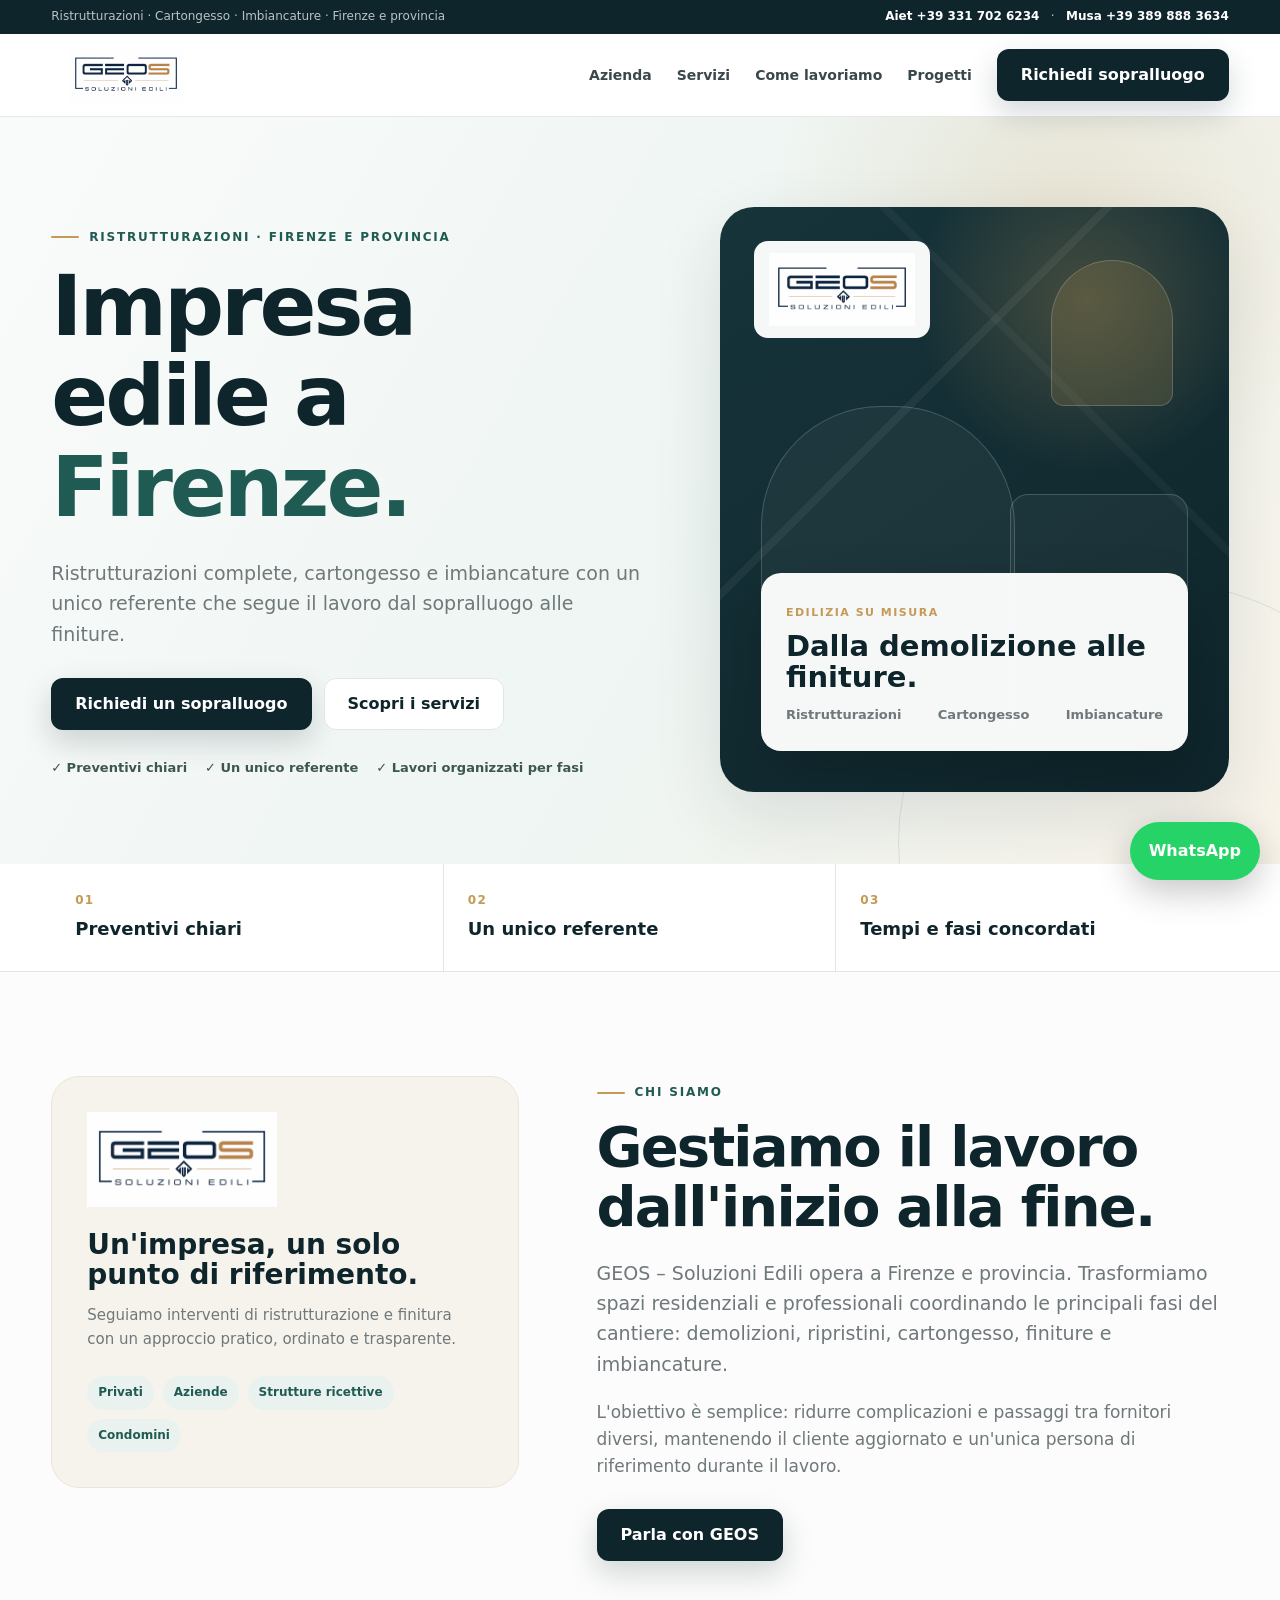
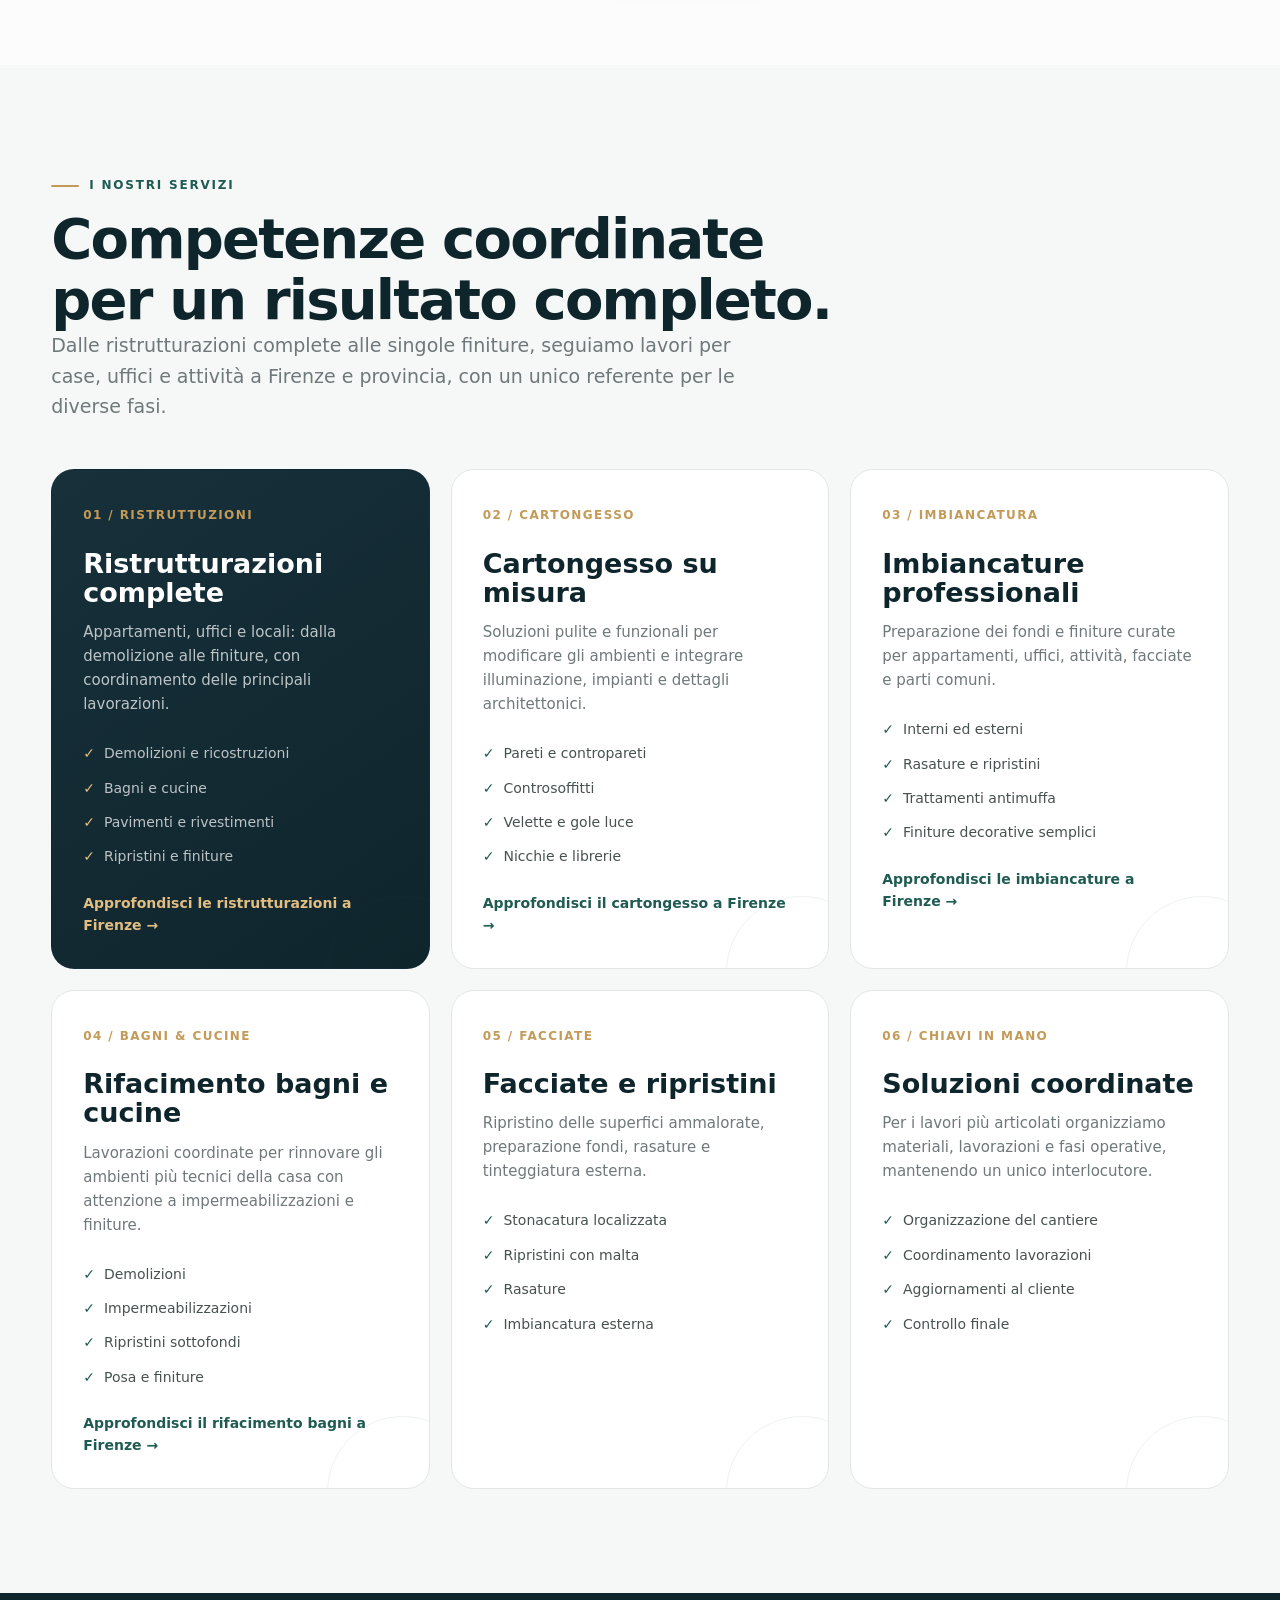
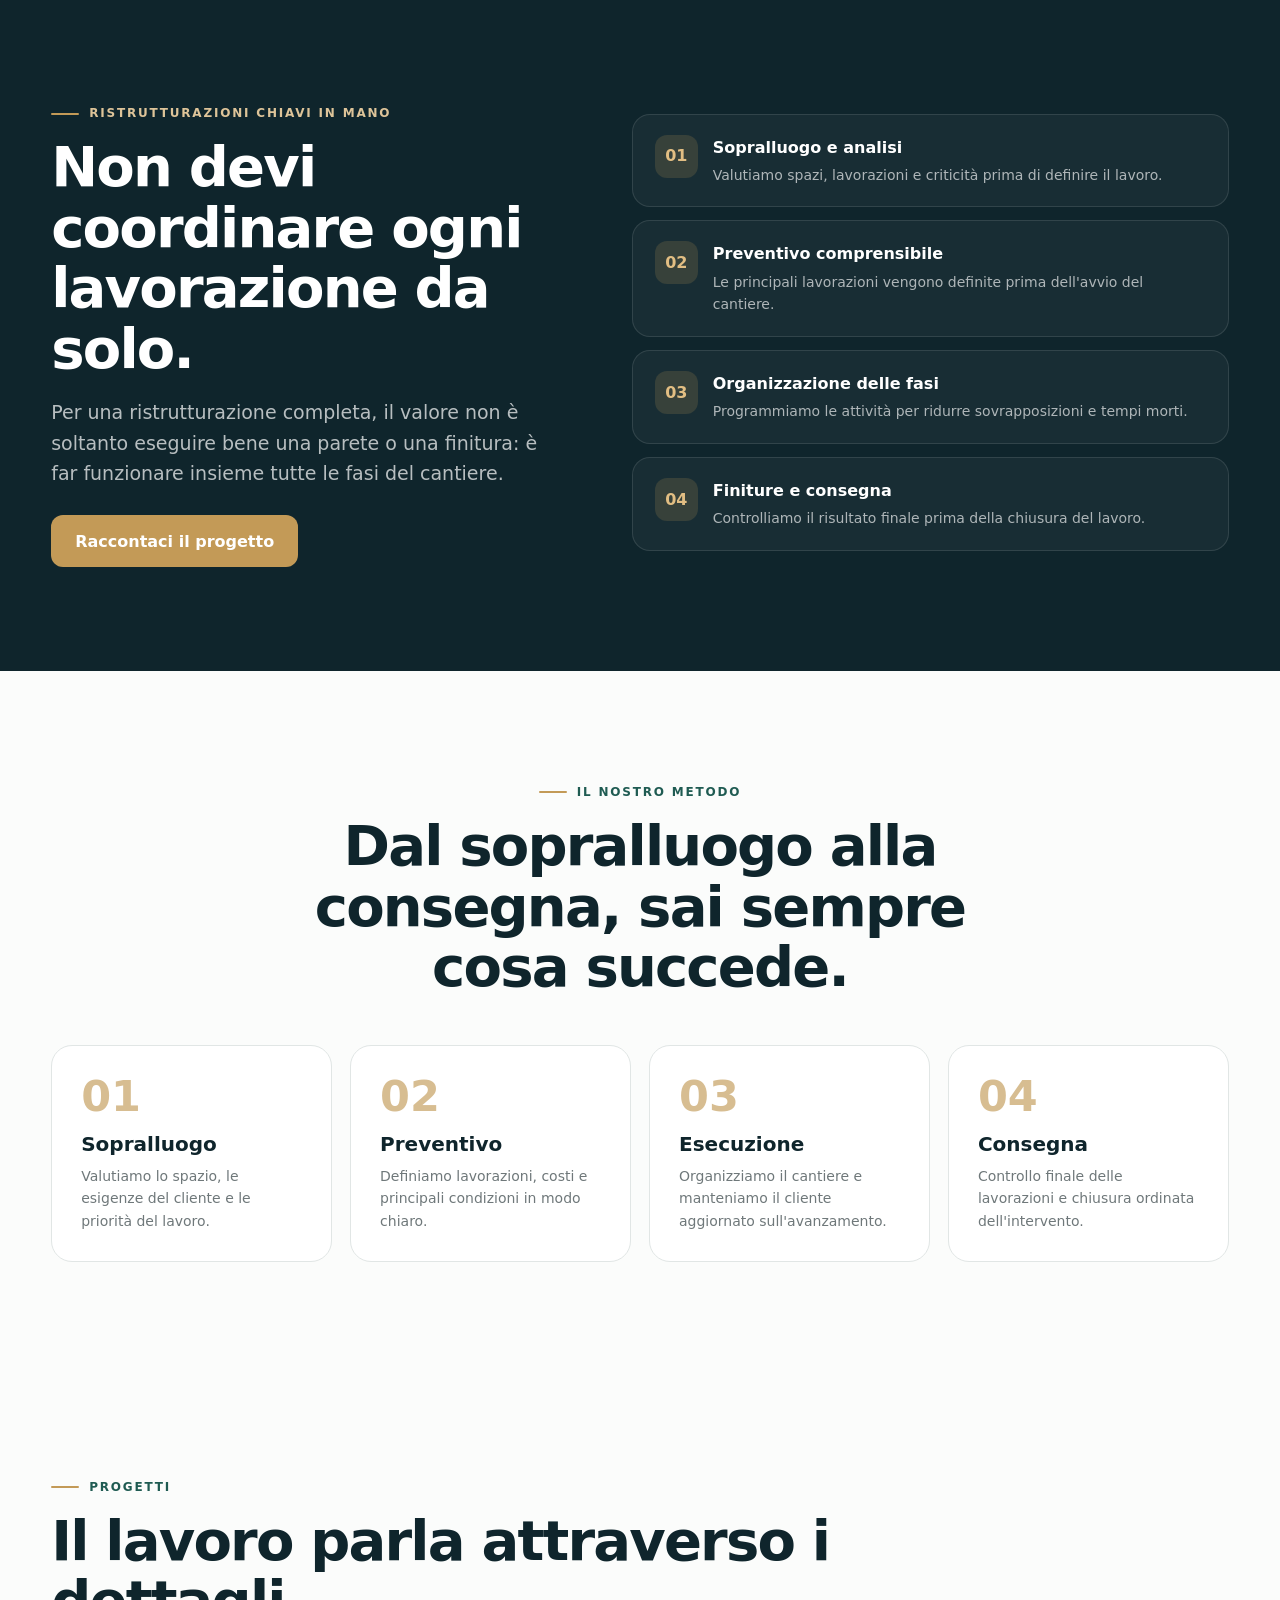
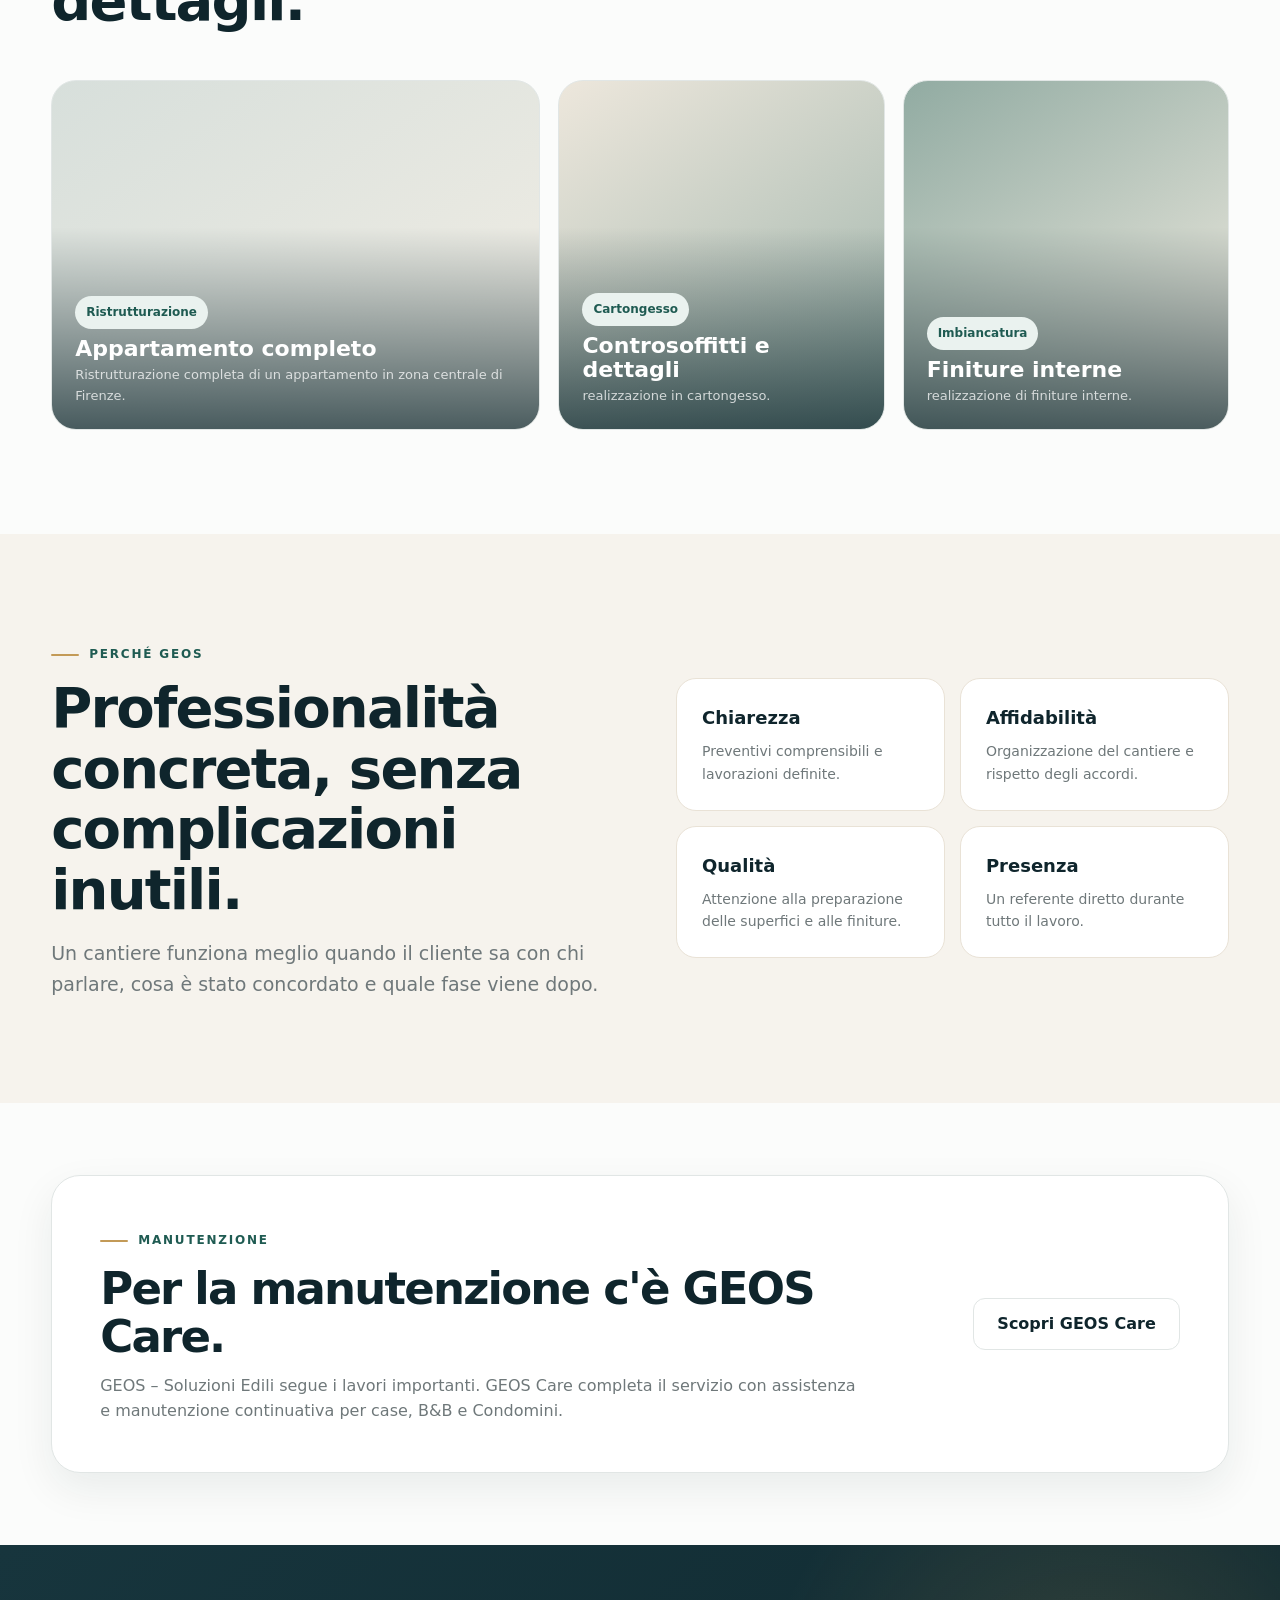
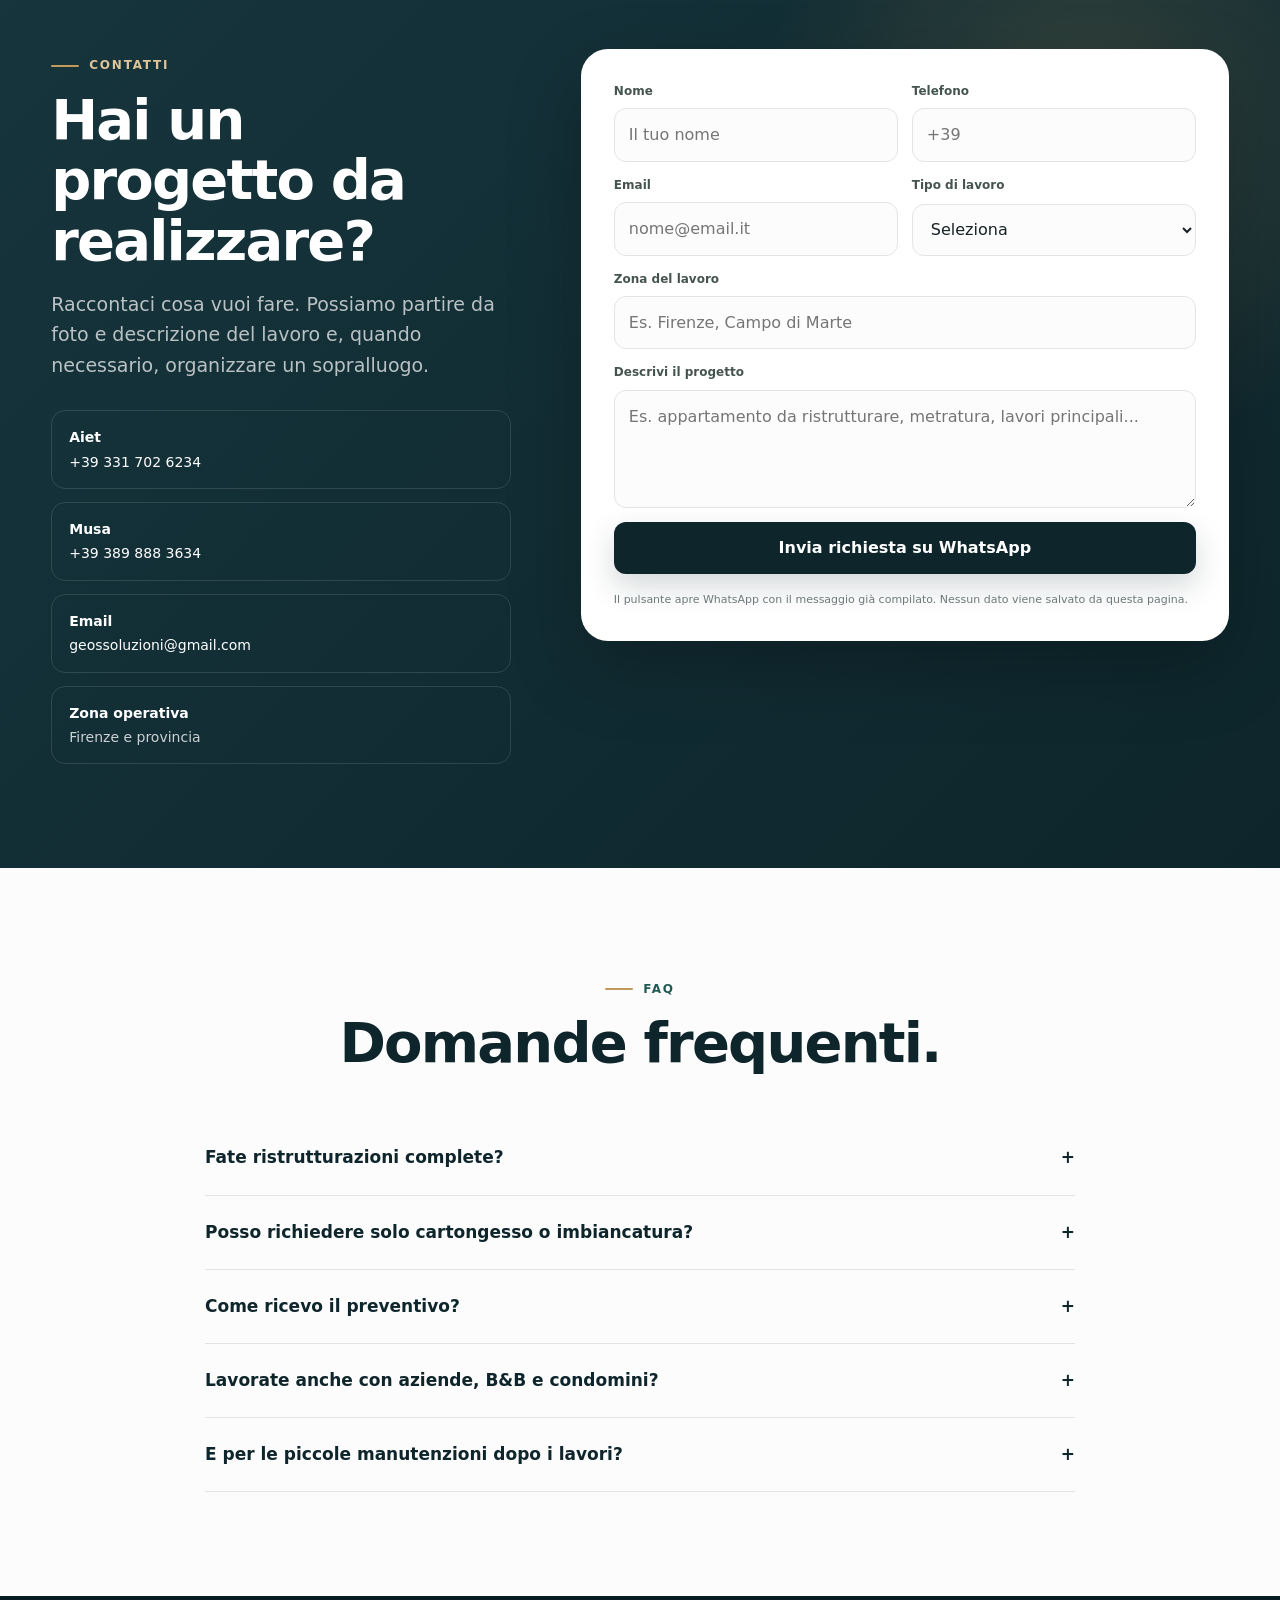
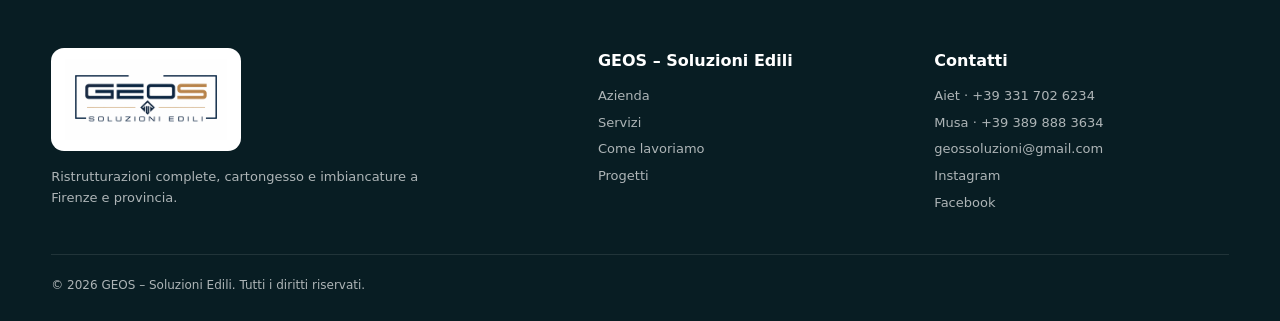
<file: index.html>
<!DOCTYPE html>
<html lang="it">
<head>
  <meta charset="UTF-8">
  <meta name="viewport" content="width=device-width, initial-scale=1.0">
  <link rel="icon" type="image/png" href="assets/geos-favicon.png">

  <title>Ristrutturazioni a Firenze | GEOS – Soluzioni Edili</title>
  <meta name="description" content="GEOS – Soluzioni Edili realizza ristrutturazioni, bagni, cartongesso e imbiancature a Firenze e provincia. Raccontaci il tuo progetto.">
  <link rel="canonical" href="https://www.geossoluzioni.it/">
  <meta name="robots" content="index,follow">
  <meta name="theme-color" content="#122f34">

  <meta property="og:type" content="website">
  <meta property="og:locale" content="it_IT">
  <meta property="og:site_name" content="GEOS – Soluzioni Edili">
  <meta property="og:url" content="https://www.geossoluzioni.it/">
  <meta property="og:title" content="Ristrutturazioni a Firenze | GEOS – Soluzioni Edili">
  <meta property="og:description" content="Ristrutturazioni, bagni, cartongesso e imbiancature a Firenze e provincia. Contatta GEOS per il tuo progetto.">
  <meta property="og:image" content="https://www.geossoluzioni.it/assets/logo.png">
  <meta name="twitter:card" content="summary">
  <meta name="twitter:title" content="Ristrutturazioni a Firenze | GEOS – Soluzioni Edili">
  <meta name="twitter:description" content="Ristrutturazioni, bagni, cartongesso e imbiancature a Firenze e provincia.">
  <meta name="twitter:image" content="https://www.geossoluzioni.it/assets/logo.png">

  <script type="application/ld+json">
  {
    "@context": "https://schema.org",
    "@type": "HomeAndConstructionBusiness",
    "@id": "https://www.geossoluzioni.it/#business",
    "name": "GEOS – Soluzioni Edili",
    "url": "https://www.geossoluzioni.it/",
    "logo": "https://www.geossoluzioni.it/assets/logo.png",
    "image": "https://www.geossoluzioni.it/assets/logo.png",
    "description": "Impresa edile per ristrutturazioni, cartongesso, imbiancature e finiture a Firenze e provincia.",
    "areaServed": "Firenze e provincia",
    "email": "geossoluzioni@gmail.com",
    "contactPoint": [
      {
        "@type": "ContactPoint",
        "telephone": "+39 331 702 6234",
        "contactType": "customer service",
        "areaServed": "IT",
        "availableLanguage": "Italian"
      },
      {
        "@type": "ContactPoint",
        "telephone": "+39 389 888 3634",
        "contactType": "customer service",
        "areaServed": "IT",
        "availableLanguage": "Italian"
      }
    ],
    "sameAs": [
      "https://www.instagram.com/geos.soluzioniedili/",
      "https://www.facebook.com/people/Geos-Soluzioni-Edili/61578038848377/"
    ]
  }
  </script>

  <style>
    :root{
      --navy:#17303a;
      --navy-2:#0f252c;
      --green:#1f5b52;
      --green-soft:#eaf2ef;
      --gold:#c39a57;
      --gold-soft:#efe1c7;
      --cream:#f6f3ed;
      --paper:#ffffff;
      --ink:#172126;
      --muted:#6f787a;
      --line:#e1e6e5;
      --shadow:0 24px 70px rgba(15,37,44,.11);
      --shadow-soft:0 16px 42px rgba(15,37,44,.075);
      --radius:24px;
    }

    *{box-sizing:border-box;margin:0;padding:0}
    html{scroll-behavior:smooth}
    body{
      font-family:Inter,ui-sans-serif,system-ui,-apple-system,BlinkMacSystemFont,"Segoe UI",sans-serif;
      color:var(--ink);
      background:#fbfcfb;
      line-height:1.6;
    }
    a{text-decoration:none;color:inherit}
    img{max-width:100%;display:block}
    button,input,select,textarea{font:inherit}
    button{cursor:pointer}
    .container{width:min(1180px,92%);margin:auto}
    .section{padding:104px 0}
    .section-sm{padding:72px 0}
    .section-head{max-width:790px;margin-bottom:48px}
    .section-head.center{text-align:center;margin-left:auto;margin-right:auto}
    .section-head.center .eyebrow{justify-content:center}
    .eyebrow{
      display:inline-flex;align-items:center;gap:10px;
      text-transform:uppercase;letter-spacing:1.8px;
      color:var(--green);font-weight:850;font-size:12px;
      margin-bottom:14px;
    }
    .eyebrow:before{
      content:"";width:28px;height:2px;background:var(--gold);
      border-radius:5px;
    }
    h1,h2,h3{line-height:1.08}
    h1{
      font-size:clamp(48px,7.2vw,84px);
      letter-spacing:-3px;
      color:var(--navy-2);
      max-width:890px;
    }
    h2{
      font-size:clamp(34px,5vw,56px);
      letter-spacing:-1.8px;
      color:var(--navy-2);
    }
    h3{color:var(--navy-2)}
    .lead{
      font-size:19px;color:var(--muted);max-width:730px;
    }
    .btn{
      min-height:52px;padding:0 23px;border-radius:12px;
      display:inline-flex;align-items:center;justify-content:center;gap:10px;
      border:1px solid transparent;font-weight:800;
      transition:.25s ease;
    }
    .btn:hover{transform:translateY(-2px)}
    .btn-dark{background:var(--navy-2);color:#fff;box-shadow:0 12px 30px rgba(15,37,44,.18)}
    .btn-dark:hover{background:#183b45}
    .btn-light{background:#fff;border-color:var(--line);color:var(--navy-2)}
    .btn-gold{background:var(--gold);color:#fff}
    .btn-outline-white{border-color:rgba(255,255,255,.28);color:#fff}
    .tag{
      display:inline-flex;align-items:center;
      background:var(--green-soft);color:var(--green);
      padding:7px 11px;border-radius:999px;font-size:12px;font-weight:800;
    }

    /* Header */
    .topbar{
      background:var(--navy-2);color:rgba(255,255,255,.72);
      font-size:12px;
    }
    .topbar-row{
      min-height:34px;display:flex;align-items:center;justify-content:space-between;
      gap:20px;flex-wrap:wrap;
    }
    .topbar a{color:#fff;font-weight:700}
    header{
      position:sticky;top:0;z-index:1000;
      background:rgba(255,255,255,.94);
      backdrop-filter:blur(14px);
      border-bottom:1px solid rgba(225,230,229,.9);
    }
    .nav{
      height:82px;display:flex;align-items:center;justify-content:space-between;gap:28px;
    }
    .brand{display:flex;align-items:center;gap:14px;min-width:220px}
    .brand img{
      width:150px;height:auto;max-height:58px;object-fit:contain;
    }
    .brand-fallback{
      display:none;font-size:20px;font-weight:900;color:var(--navy);
    }
    .nav-links{display:flex;align-items:center;gap:25px}
    .nav-links>a:not(.btn){
      font-size:14px;font-weight:750;color:#3a474b;
    }
    .nav-links>a:not(.btn):hover{color:var(--green)}
    .menu-btn{
      display:none;border:0;background:transparent;color:var(--navy);
      font-size:28px;padding:4px;
    }

    /* Hero */
    .hero{
      position:relative;overflow:hidden;
      background:
        radial-gradient(circle at 83% 14%,rgba(195,154,87,.19),transparent 24%),
        linear-gradient(120deg,#f9fbfa 0%,#eef5f2 56%,#f8f3e9 100%);
      padding:90px 0 72px;
    }
    .hero:after{
      content:"";position:absolute;right:-140px;bottom:-240px;width:520px;height:520px;
      border:1px solid rgba(31,91,82,.12);border-radius:50%;
    }
    .hero-grid{
      position:relative;z-index:2;
      display:grid;grid-template-columns:1.08fr .92fr;gap:72px;align-items:center;
    }
    .hero h1 span{color:var(--green)}
    .hero .lead{margin:25px 0 29px}
    .hero-actions{display:flex;gap:12px;flex-wrap:wrap}
    .hero-trust{
      display:flex;gap:18px;flex-wrap:wrap;margin-top:28px;
    }
    .hero-trust span{
      font-size:13px;font-weight:760;color:#3d5650;
    }
    .hero-panel{
      position:relative;min-height:585px;border-radius:34px;overflow:hidden;
      background:
        radial-gradient(circle at 72% 16%,rgba(195,154,87,.28),transparent 28%),
        linear-gradient(145deg,#17343b 0%,#0e252b 100%);
      box-shadow:var(--shadow);
    }
    .hero-panel:before{
      content:"";position:absolute;inset:0;
      background:
        linear-gradient(135deg,transparent 0 35%,rgba(255,255,255,.055) 35% 36%,transparent 36%),
        linear-gradient(45deg,transparent 0 68%,rgba(255,255,255,.035) 68% 69%,transparent 69%);
    }
    .geom{
      position:absolute;border:1px solid rgba(255,255,255,.18);
      background:rgba(255,255,255,.045);
    }
    .geom.one{
      width:50%;height:58%;left:8%;bottom:8%;
      border-radius:120px 120px 18px 18px;
    }
    .geom.two{
      width:35%;height:43%;right:8%;bottom:8%;border-radius:18px;
    }
    .geom.three{
      width:24%;height:25%;right:11%;top:9%;
      border-radius:70px 70px 15px 15px;background:rgba(195,154,87,.18);
    }
    .panel-logo{
      position:absolute;top:34px;left:34px;
      width:176px;background:rgba(255,255,255,.96);
      padding:12px 15px;border-radius:14px;
    }
    .panel-card{
      position:absolute;left:8%;right:8%;bottom:7%;
      background:rgba(255,255,255,.96);border-radius:20px;padding:25px;
      box-shadow:0 24px 54px rgba(0,0,0,.18);
    }
    .panel-card small{
      color:var(--gold);font-size:11px;text-transform:uppercase;
      letter-spacing:1.5px;font-weight:900;
    }
    .panel-card h3{font-size:29px;margin:7px 0 12px}
    .panel-row{
      display:flex;justify-content:space-between;gap:10px;flex-wrap:wrap;
      color:var(--muted);font-size:13px;font-weight:650;
    }

    /* Trust bar */
    .trustbar{background:#fff;border-bottom:1px solid var(--line)}
    .trust-grid{display:grid;grid-template-columns:repeat(3,1fr)}
    .trust-item{padding:27px 24px;border-right:1px solid var(--line)}
    .trust-item:last-child{border-right:0}
    .trust-item span{
      display:block;color:var(--gold);font-weight:900;font-size:12px;letter-spacing:1.3px;
      margin-bottom:5px;
    }
    .trust-item strong{font-size:18px;color:var(--navy-2)}

    /* About */
    .about-grid{display:grid;grid-template-columns:.85fr 1.15fr;gap:78px;align-items:start}
    .about-card{
      background:var(--cream);border:1px solid #ebe4d9;border-radius:28px;padding:35px;
      position:sticky;top:125px;
    }
    .about-card img{width:190px;margin-bottom:23px}
    .about-card p{color:var(--muted);font-size:15px}
    .about-copy .lead{margin:20px 0}
    .audiences{display:flex;flex-wrap:wrap;gap:9px;margin-top:25px}

    /* Services */
    .services{background:#f6f8f7}
    .services-grid{display:grid;grid-template-columns:repeat(3,1fr);gap:21px}
    .service-card{
      background:#fff;border:1px solid var(--line);border-radius:23px;padding:31px;
      min-height:340px;transition:.25s ease;position:relative;overflow:hidden;
    }
    .service-card:after{
      content:"";position:absolute;right:-50px;bottom:-80px;width:150px;height:150px;
      border:1px solid rgba(31,91,82,.08);border-radius:50%;
    }
    .service-card:hover{transform:translateY(-5px);box-shadow:var(--shadow-soft)}
    .service-num{font-size:12px;color:var(--gold);font-weight:900;letter-spacing:1.4px}
    .service-card h3{font-size:27px;margin:22px 0 13px}
    .service-card p{color:var(--muted);font-size:15px}
    .service-card ul{list-style:none;margin-top:20px}
    .service-card li{font-size:14px;padding:6px 0;color:#475250}
    .service-card li:before{content:"✓";color:var(--green);font-weight:900;margin-right:9px}
    .service-more{display:inline-flex;margin-top:18px;color:var(--green);font-size:14px;font-weight:800;position:relative;z-index:1}
    .service-card.featured .service-more{color:#e2be83}
    .service-more:hover{text-decoration:underline;text-underline-offset:3px}
    .service-card.featured{
      color:#fff;background:linear-gradient(145deg,var(--navy),var(--navy-2));
      border-color:transparent;
    }
    .service-card.featured h3{color:#fff}
    .service-card.featured p,.service-card.featured li{color:rgba(255,255,255,.72)}
    .service-card.featured li:before{color:#e2be83}

    /* Key service split */
    .focus{background:var(--navy-2);color:#fff;overflow:hidden}
    .focus h2{color:#fff}
    .focus .lead{color:rgba(255,255,255,.7)}
    .focus-grid{display:grid;grid-template-columns:.92fr 1.08fr;gap:72px;align-items:center}
    .focus-list{display:grid;gap:13px}
    .focus-item{
      border:1px solid rgba(255,255,255,.11);border-radius:18px;
      padding:20px 22px;display:flex;gap:15px;background:rgba(255,255,255,.04);
    }
    .focus-icon{
      flex:0 0 43px;height:43px;border-radius:12px;
      background:rgba(195,154,87,.18);color:#e2be83;
      display:grid;place-items:center;font-weight:900;
    }
    .focus-item b{display:block;color:#fff}
    .focus-item p{color:rgba(255,255,255,.65);font-size:14px;margin-top:4px}

    /* Process */
    .process{display:grid;grid-template-columns:repeat(4,1fr);gap:18px}
    .process-card{
      border:1px solid var(--line);background:#fff;border-radius:21px;padding:29px;
    }
    .process-card strong{
      color:#d7bd91;font-size:43px;display:block;line-height:1;
    }
    .process-card h3{font-size:20px;margin:16px 0 9px}
    .process-card p{color:var(--muted);font-size:14px}

    /* Portfolio */
    .portfolio-grid{display:grid;grid-template-columns:1.2fr .8fr .8fr;gap:18px}
    .project{
      min-height:350px;border-radius:25px;overflow:hidden;position:relative;
      border:1px solid var(--line);
      background:linear-gradient(145deg,#d7dfdb,#f2eee5);
    }
    .project:nth-child(2){background:linear-gradient(145deg,#ede7dc,#9db3aa)}
    .project:nth-child(3){background:linear-gradient(145deg,#91aba2,#f4eee3)}
    .project-overlay{
      position:absolute;inset:0;background:linear-gradient(to top,rgba(11,37,44,.72),transparent 58%);
    }
    .project-info{
      position:absolute;left:23px;right:23px;bottom:22px;color:#fff;
    }
    .project-info h3{color:#fff;font-size:22px;margin-top:8px}
    .project-info p{font-size:13px;color:rgba(255,255,255,.75);margin-top:4px}
    .portfolio-note{
      margin-top:22px;padding:17px 19px;border:1px dashed #c9d2cf;
      border-radius:15px;color:var(--muted);font-size:13px;background:#fff;
    }

    /* Why */
    .why{background:var(--cream)}
    .why-grid{display:grid;grid-template-columns:1fr 1fr;gap:72px;align-items:center}
    .why-cards{display:grid;grid-template-columns:1fr 1fr;gap:15px}
    .why-card{
      background:#fff;border:1px solid #e9e2d6;border-radius:20px;padding:25px;
    }
    .why-card strong{display:block;color:var(--navy-2);font-size:18px;margin-bottom:7px}
    .why-card p{color:var(--muted);font-size:14px}

    /* Care */
    .care-panel{
      border:1px solid var(--line);border-radius:29px;padding:48px;
      display:grid;grid-template-columns:1fr auto;gap:38px;align-items:center;
      background:#fff;box-shadow:var(--shadow-soft);
    }
    .care-panel p{color:var(--muted);margin-top:11px;max-width:760px}

    /* Contact */
    .contact{
      color:#fff;background:
        radial-gradient(circle at 85% 20%,rgba(195,154,87,.2),transparent 25%),
        linear-gradient(135deg,#17353d,#0d252b);
    }
    .contact h2{color:#fff}
    .contact .lead{color:rgba(255,255,255,.7)}
    .contact-grid{display:grid;grid-template-columns:.83fr 1.17fr;gap:70px;align-items:start}
    .contacts{display:grid;gap:13px;margin-top:30px}
    .contact-chip{
      border:1px solid rgba(255,255,255,.12);border-radius:14px;padding:15px 17px;
      color:rgba(255,255,255,.78);font-size:14px;
    }
    .contact-chip b{color:#fff;display:block;margin-bottom:2px}
    .contact-chip a{color:#fff}
    .quote-form{
      background:#fff;color:var(--ink);padding:33px;border-radius:27px;
      box-shadow:0 28px 75px rgba(0,0,0,.22);
    }
    .form-grid{display:grid;grid-template-columns:1fr 1fr;gap:14px}
    .field{display:grid;gap:7px}
    .field.full{grid-column:1/-1}
    label{font-size:12px;font-weight:850;color:#465450}
    input,select,textarea{
      width:100%;background:#fbfcfb;border:1px solid var(--line);
      border-radius:12px;padding:13px 14px;outline:none;color:var(--ink);
    }
    input:focus,select:focus,textarea:focus{border-color:#8ba9a0}
    textarea{min-height:118px;resize:vertical}
    .form-note{font-size:11px;color:var(--muted);margin-top:10px}

    /* FAQ */
    .faq{max-width:870px;margin:auto}
    .faq-item{border-bottom:1px solid var(--line)}
    .faq-q{
      width:100%;border:0;background:transparent;padding:23px 0;
      display:flex;justify-content:space-between;gap:20px;text-align:left;
      font-weight:850;color:var(--navy-2);font-size:17px;
    }
    .faq-a{display:none;color:var(--muted);padding:0 0 22px}
    .faq-item.active .faq-a{display:block}

    /* Footer */
    footer{background:#081d23;color:rgba(255,255,255,.67);padding:52px 0 26px}
    .footer-grid{display:grid;grid-template-columns:1.2fr .7fr .7fr;gap:42px}
    .footer-logo{
      width:190px;background:#fff;border-radius:13px;padding:11px 14px;margin-bottom:16px;
    }
    footer h4{color:#fff;margin-bottom:12px}
    footer a{display:block;font-size:13px;margin:6px 0}
    .footer-bottom{
      margin-top:34px;padding-top:21px;border-top:1px solid rgba(255,255,255,.1);
      display:flex;justify-content:space-between;gap:18px;flex-wrap:wrap;font-size:12px;
    }

    /* Floating WhatsApp */
    .wa-floating{
      position:fixed;right:20px;bottom:20px;z-index:950;
      min-height:58px;padding:0 19px;border-radius:999px;
      background:#25d366;color:#fff;font-weight:900;
      display:flex;align-items:center;justify-content:center;gap:8px;
      box-shadow:0 12px 34px rgba(0,0,0,.22);
    }

    /* Reveal */
    .reveal{opacity:0;transform:translateY(16px);transition:.6s ease}
    .reveal.visible{opacity:1;transform:none}

    @media(max-width:980px){
      .topbar{display:none}
      .nav-links{
        display:none;position:absolute;top:82px;left:0;right:0;
        background:#fff;padding:25px;flex-direction:column;align-items:flex-start;
        border-bottom:1px solid var(--line);box-shadow:0 16px 30px rgba(0,0,0,.06)
      }
      .nav-links.open{display:flex}
      .menu-btn{display:block}
      .hero-grid,.about-grid,.focus-grid,.why-grid,.contact-grid{grid-template-columns:1fr}
      .about-card{position:static}
      .services-grid{grid-template-columns:1fr 1fr}
      .process{grid-template-columns:1fr 1fr}
      .portfolio-grid{grid-template-columns:1fr 1fr}
      .portfolio-grid .project:first-child{grid-column:1/-1}
      .care-panel{grid-template-columns:1fr}
      .hero-panel{min-height:460px}
    }

    @media(max-width:660px){
      .section{padding:74px 0}
      .brand img{width:125px}
      .hero{padding:56px 0 52px}
      h1{letter-spacing:-1.9px}
      .hero-panel{min-height:410px}
      .panel-logo{width:135px;left:24px;top:24px}
      .panel-card{left:6%;right:6%;padding:20px}
      .trust-grid,.services-grid,.process,.portfolio-grid,.why-cards,.form-grid,.footer-grid{grid-template-columns:1fr}
      .portfolio-grid .project:first-child{grid-column:auto}
      .trust-item{border-right:0;border-bottom:1px solid var(--line)}
      .trust-item:last-child{border-bottom:0}
      .field.full{grid-column:auto}
      .care-panel{padding:31px 23px}
      .quote-form{padding:24px 19px}
      .wa-floating{width:58px;padding:0;font-size:0}
      .wa-floating:before{content:"WA";font-size:14px}
    }
  </style>
</head>

<body>

<div class="topbar">
  <div class="container topbar-row">
    <span>Ristrutturazioni · Cartongesso · Imbiancature · Firenze e provincia</span>
    <span>
      <a href="tel:+393317026234">Aiet +39 331 702 6234</a>
      &nbsp;&nbsp;·&nbsp;&nbsp;
      <a href="tel:+393898883634">Musa +39 389 888 3634</a>
    </span>
  </div>
</div>

<header>
  <div class="container nav">
    <a href="#home" class="brand" aria-label="GEOS – Soluzioni Edili">
      <img src="./assets/logo.png" alt="Logo GEOS – Soluzioni Edili"
           onerror="this.style.display='none';this.nextElementSibling.style.display='block'">
      <span class="brand-fallback">GEOS – SOLUZIONI EDILI</span>
    </a>

    <nav class="nav-links" id="navLinks">
      <a href="#azienda">Azienda</a>
      <a href="#servizi">Servizi</a>
      <a href="#metodo">Come lavoriamo</a>
      <a href="#progetti">Progetti</a>
      <a href="#preventivo" class="btn btn-dark">Richiedi sopralluogo</a>
    </nav>

    <button class="menu-btn" aria-label="Apri menu" onclick="toggleMenu()">☰</button>
  </div>
</header>

<main>
  <section class="hero" id="home">
    <div class="container hero-grid">
      <div>
        <span class="eyebrow">Ristrutturazioni · Firenze e provincia</span>
        <h1>Impresa edile a <span>Firenze.</span></h1>
        <p class="lead">
          Ristrutturazioni complete, cartongesso e imbiancature con un unico referente
          che segue il lavoro dal sopralluogo alle finiture.
        </p>

        <div class="hero-actions">
          <a href="#preventivo" class="btn btn-dark">Richiedi un sopralluogo</a>
          <a href="#servizi" class="btn btn-light">Scopri i servizi</a>
        </div>

        <div class="hero-trust">
          <span>✓ Preventivi chiari</span>
          <span>✓ Un unico referente</span>
          <span>✓ Lavori organizzati per fasi</span>
        </div>
      </div>

      <div class="hero-panel" aria-label="GEOS – Soluzioni Edili">
        <div class="geom one"></div>
        <div class="geom two"></div>
        <div class="geom three"></div>

        <div class="panel-logo">
          <img src="./assets/logo.png" alt="GEOS – Soluzioni Edili">
        </div>

        <div class="panel-card">
          <small>Edilizia su misura</small>
          <h3>Dalla demolizione alle finiture.</h3>
          <div class="panel-row">
            <span>Ristrutturazioni</span>
            <span>Cartongesso</span>
            <span>Imbiancature</span>
          </div>
        </div>
      </div>
    </div>
  </section>

  <div class="trustbar">
    <div class="container trust-grid">
      <div class="trust-item"><span>01</span><strong>Preventivi chiari</strong></div>
      <div class="trust-item"><span>02</span><strong>Un unico referente</strong></div>
      <div class="trust-item"><span>03</span><strong>Tempi e fasi concordati</strong></div>
    </div>
  </div>

  <section class="section" id="azienda">
    <div class="container about-grid">
      <aside class="about-card reveal">
        <img src="./assets/logo.png" alt="GEOS – Soluzioni Edili">
        <h3 style="font-size:28px;margin-bottom:13px">Un'impresa, un solo punto di riferimento.</h3>
        <p>
          Seguiamo interventi di ristrutturazione e finitura con un approccio pratico,
          ordinato e trasparente.
        </p>
        <div class="audiences">
          <span class="tag">Privati</span>
          <span class="tag">Aziende</span>
          <span class="tag">Strutture ricettive</span>
          <span class="tag">Condomini</span>
        </div>
      </aside>

      <div class="about-copy reveal">
        <span class="eyebrow">Chi siamo</span>
        <h2>Gestiamo il lavoro dall'inizio alla fine.</h2>
        <p class="lead">
          GEOS – Soluzioni Edili opera a Firenze e provincia. Trasformiamo spazi
          residenziali e professionali coordinando le principali fasi del cantiere: demolizioni,
          ripristini, cartongesso, finiture e imbiancature.
        </p>
        <p class="lead" style="font-size:17px">
          L'obiettivo è semplice: ridurre complicazioni e passaggi tra fornitori diversi,
          mantenendo il cliente aggiornato e un'unica persona di riferimento durante il lavoro.
        </p>

        <div style="margin-top:28px">
          <a href="#preventivo" class="btn btn-dark">Parla con GEOS</a>
        </div>
      </div>
    </div>
  </section>

  <section class="section services" id="servizi">
    <div class="container">
      <div class="section-head">
        <span class="eyebrow">I nostri servizi</span>
        <h2>Competenze coordinate per un risultato completo.</h2>
        <p class="lead">
          Dalle ristrutturazioni complete alle singole finiture, seguiamo lavori per case,
          uffici e attività a Firenze e provincia, con un unico referente per le diverse fasi.
        </p>
      </div>

      <div class="services-grid">
        <article class="service-card featured reveal">
          <span class="service-num">01 / RISTRUTTUZIONI</span>
          <h3>Ristrutturazioni complete</h3>
          <p>
            Appartamenti, uffici e locali: dalla demolizione alle finiture, con coordinamento
            delle principali lavorazioni.
          </p>
          <ul>
            <li>Demolizioni e ricostruzioni</li>
            <li>Bagni e cucine</li>
            <li>Pavimenti e rivestimenti</li>
            <li>Ripristini e finiture</li>
          </ul>
          <a class="service-more" href="ristrutturazioni-firenze.html">Approfondisci le ristrutturazioni a Firenze →</a>
        </article>

        <article class="service-card reveal">
          <span class="service-num">02 / CARTONGESSO</span>
          <h3>Cartongesso su misura</h3>
          <p>
            Soluzioni pulite e funzionali per modificare gli ambienti e integrare illuminazione,
            impianti e dettagli architettonici.
          </p>
          <ul>
            <li>Pareti e contropareti</li>
            <li>Controsoffitti</li>
            <li>Velette e gole luce</li>
            <li>Nicchie e librerie</li>
          </ul>
          <a class="service-more" href="cartongesso-firenze.html">Approfondisci il cartongesso a Firenze →</a>
        </article>

        <article class="service-card reveal">
          <span class="service-num">03 / IMBIANCATURA</span>
          <h3>Imbiancature professionali</h3>
          <p>
            Preparazione dei fondi e finiture curate per appartamenti, uffici, attività,
            facciate e parti comuni.
          </p>
          <ul>
            <li>Interni ed esterni</li>
            <li>Rasature e ripristini</li>
            <li>Trattamenti antimuffa</li>
            <li>Finiture decorative semplici</li>
          </ul>
          <a class="service-more" href="imbiancature-firenze.html">Approfondisci le imbiancature a Firenze →</a>
        </article>

        <article class="service-card reveal">
          <span class="service-num">04 / BAGNI & CUCINE</span>
          <h3>Rifacimento bagni e cucine</h3>
          <p>
            Lavorazioni coordinate per rinnovare gli ambienti più tecnici della casa con
            attenzione a impermeabilizzazioni e finiture.
          </p>
          <ul>
            <li>Demolizioni</li>
            <li>Impermeabilizzazioni</li>
            <li>Ripristini sottofondi</li>
            <li>Posa e finiture</li>
          </ul>
          <a class="service-more" href="rifacimento-bagni-firenze.html">Approfondisci il rifacimento bagni a Firenze →</a>
        </article>

        <article class="service-card reveal">
          <span class="service-num">05 / FACCIATE</span>
          <h3>Facciate e ripristini</h3>
          <p>
            Ripristino delle superfici ammalorate, preparazione fondi, rasature e tinteggiatura
            esterna.
          </p>
          <ul>
            <li>Stonacatura localizzata</li>
            <li>Ripristini con malta</li>
            <li>Rasature</li>
            <li>Imbiancatura esterna</li>
          </ul>
        </article>

        <article class="service-card reveal">
          <span class="service-num">06 / CHIAVI IN MANO</span>
          <h3>Soluzioni coordinate</h3>
          <p>
            Per i lavori più articolati organizziamo materiali, lavorazioni e fasi operative,
            mantenendo un unico interlocutore.
          </p>
          <ul>
            <li>Organizzazione del cantiere</li>
            <li>Coordinamento lavorazioni</li>
            <li>Aggiornamenti al cliente</li>
            <li>Controllo finale</li>
          </ul>
        </article>
      </div>
    </div>
  </section>

  <section class="section focus">
    <div class="container focus-grid">
      <div class="reveal">
        <span class="eyebrow" style="color:#dec499">Ristrutturazioni chiavi in mano</span>
        <h2>Non devi coordinare ogni lavorazione da solo.</h2>
        <p class="lead" style="margin-top:18px">
          Per una ristrutturazione completa, il valore non è soltanto eseguire bene una parete
          o una finitura: è far funzionare insieme tutte le fasi del cantiere.
        </p>
        <div style="margin-top:27px">
          <a href="#preventivo" class="btn btn-gold">Raccontaci il progetto</a>
        </div>
      </div>

      <div class="focus-list reveal">
        <div class="focus-item">
          <div class="focus-icon">01</div>
          <div><b>Sopralluogo e analisi</b><p>Valutiamo spazi, lavorazioni e criticità prima di definire il lavoro.</p></div>
        </div>
        <div class="focus-item">
          <div class="focus-icon">02</div>
          <div><b>Preventivo comprensibile</b><p>Le principali lavorazioni vengono definite prima dell'avvio del cantiere.</p></div>
        </div>
        <div class="focus-item">
          <div class="focus-icon">03</div>
          <div><b>Organizzazione delle fasi</b><p>Programmiamo le attività per ridurre sovrapposizioni e tempi morti.</p></div>
        </div>
        <div class="focus-item">
          <div class="focus-icon">04</div>
          <div><b>Finiture e consegna</b><p>Controlliamo il risultato finale prima della chiusura del lavoro.</p></div>
        </div>
      </div>
    </div>
  </section>

  <section class="section" id="metodo">
    <div class="container">
      <div class="section-head center">
        <span class="eyebrow">Il nostro metodo</span>
        <h2>Dal sopralluogo alla consegna, sai sempre cosa succede.</h2>
      </div>

      <div class="process">
        <article class="process-card reveal">
          <strong>01</strong><h3>Sopralluogo</h3>
          <p>Valutiamo lo spazio, le esigenze del cliente e le priorità del lavoro.</p>
        </article>
        <article class="process-card reveal">
          <strong>02</strong><h3>Preventivo</h3>
          <p>Definiamo lavorazioni, costi e principali condizioni in modo chiaro.</p>
        </article>
        <article class="process-card reveal">
          <strong>03</strong><h3>Esecuzione</h3>
          <p>Organizziamo il cantiere e manteniamo il cliente aggiornato sull'avanzamento.</p>
        </article>
        <article class="process-card reveal">
          <strong>04</strong><h3>Consegna</h3>
          <p>Controllo finale delle lavorazioni e chiusura ordinata dell'intervento.</p>
        </article>
      </div>
    </div>
  </section>

  <section class="section" id="progetti">
    <div class="container">
      <div class="section-head">
        <span class="eyebrow">Progetti</span>
        <h2>Il lavoro parla attraverso i dettagli.</h2>
        <!-- <p class="lead">
          Qui vanno inserite fotografie vere dei vostri cantieri: sono l'elemento che può
          aumentare di più la fiducia nel sito.
        </p> -->
      </div>

      <div class="portfolio-grid">
        <article class="project reveal">
          <div class="project-overlay"></div>
          <div class="project-info">
            <span class="tag">Ristrutturazione</span>
            <h3>Appartamento completo</h3>
            <p>Ristrutturazione completa di un appartamento in zona centrale di Firenze.</p>
          </div>
        </article>

        <article class="project reveal">
          <div class="project-overlay"></div>
          <div class="project-info">
            <span class="tag">Cartongesso</span>
            <h3>Controsoffitti e dettagli</h3>
            <p>realizzazione in cartongesso.</p>
          </div>
        </article>

        <article class="project reveal">
          <div class="project-overlay"></div>
          <div class="project-info">
            <span class="tag">Imbiancatura</span>
            <h3>Finiture interne</h3>
            <p>realizzazione di finiture interne.</p>
          </div>
        </article>
      </div>

      <!-- <div class="portfolio-note">
        <strong>Nota prima della pubblicazione:</strong> sostituisci questi tre sfondi con fotografie reali.
        Eviterei foto stock: per un'impresa edile i lavori autentici vendono molto più della grafica.
      </div> -->
    </div>
  </section>

  <section class="section why">
    <div class="container why-grid">
      <div class="reveal">
        <span class="eyebrow">Perché GEOS</span>
        <h2>Professionalità concreta, senza complicazioni inutili.</h2>
        <p class="lead" style="margin-top:18px">
          Un cantiere funziona meglio quando il cliente sa con chi parlare, cosa è stato
          concordato e quale fase viene dopo.
        </p>
      </div>

      <div class="why-cards reveal">
        <div class="why-card"><strong>Chiarezza</strong><p>Preventivi comprensibili e lavorazioni definite.</p></div>
        <div class="why-card"><strong>Affidabilità</strong><p>Organizzazione del cantiere e rispetto degli accordi.</p></div>
        <div class="why-card"><strong>Qualità</strong><p>Attenzione alla preparazione delle superfici e alle finiture.</p></div>
        <div class="why-card"><strong>Presenza</strong><p>Un referente diretto durante tutto il lavoro.</p></div>
      </div>
    </div>
  </section>

  <section class="section-sm">
    <div class="container">
      <div class="care-panel reveal">
        <div>
          <span class="eyebrow">Manutenzione</span>
          <h2 style="font-size:clamp(30px,4vw,45px)">Per la manutenzione c'è GEOS Care.</h2>
          <p>
            GEOS – Soluzioni Edili segue i lavori importanti. GEOS Care completa il servizio con assistenza
            e manutenzione continuativa per case, B&B e Condomini.
          </p>
        </div>
        <a href="GeosCare.html" target="_blank" rel="noopener" class="btn btn-light">
          Scopri GEOS Care
        </a>
      </div>
    </div>
  </section>

  <section class="section contact" id="preventivo">
    <div class="container contact-grid">
      <div class="reveal">
        <span class="eyebrow" style="color:#dfc497">Contatti</span>
        <h2>Hai un progetto da realizzare?</h2>
        <p class="lead" style="margin-top:18px">
          Raccontaci cosa vuoi fare. Possiamo partire da foto e descrizione del lavoro e,
          quando necessario, organizzare un sopralluogo.
        </p>

        <div class="contacts">
          <div class="contact-chip"><b>Aiet</b><a href="tel:+393317026234">+39 331 702 6234</a></div>
          <div class="contact-chip"><b>Musa</b><a href="tel:+393898883634">+39 389 888 3634</a></div>
          <div class="contact-chip"><b>Email</b><a href="mailto:geossoluzioni@gmail.com">geossoluzioni@gmail.com</a></div>
          <div class="contact-chip"><b>Zona operativa</b>Firenze e provincia</div>
        </div>
      </div>

      <form class="quote-form reveal" id="quoteForm">
        <div class="form-grid">
          <div class="field">
            <label for="nome">Nome</label>
            <input id="nome" type="text" placeholder="Il tuo nome" required>
          </div>

          <div class="field">
            <label for="telefono">Telefono</label>
            <input id="telefono" type="tel" placeholder="+39" required>
          </div>

          <div class="field">
            <label for="email">Email</label>
            <input id="email" type="email" placeholder="nome@email.it">
          </div>

          <div class="field">
            <label for="servizio">Tipo di lavoro</label>
            <select id="servizio" required>
              <option value="">Seleziona</option>
              <option>Ristrutturazione completa</option>
              <option>Cartongesso</option>
              <option>Imbiancatura</option>
              <option>Bagno / cucina</option>
              <option>Facciata / ripristini</option>
              <option>Altro lavoro edile</option>
            </select>
          </div>

          <div class="field full">
            <label for="zona">Zona del lavoro</label>
            <input id="zona" type="text" placeholder="Es. Firenze, Campo di Marte">
          </div>

          <div class="field full">
            <label for="descrizione">Descrivi il progetto</label>
            <textarea id="descrizione" placeholder="Es. appartamento da ristrutturare, metratura, lavori principali..."></textarea>
          </div>

          <div class="field full">
            <button class="btn btn-dark" type="submit">Invia richiesta su WhatsApp</button>
            <p class="form-note">
              Il pulsante apre WhatsApp con il messaggio già compilato. Nessun dato viene salvato da questa pagina.
            </p>
          </div>
        </div>
      </form>
    </div>
  </section>

  <section class="section" id="faq">
    <div class="container">
      <div class="section-head center">
        <span class="eyebrow">FAQ</span>
        <h2>Domande frequenti.</h2>
      </div>

      <div class="faq">
        <div class="faq-item">
          <button class="faq-q">Fate ristrutturazioni complete?<span>+</span></button>
          <div class="faq-a">Sì. GEOS – Soluzioni Edili segue ristrutturazioni complete e coordina le principali lavorazioni del cantiere.</div>
        </div>

        <div class="faq-item">
          <button class="faq-q">Posso richiedere solo cartongesso o imbiancatura?<span>+</span></button>
          <div class="faq-a">Sì. È possibile richiedere anche una singola lavorazione senza dover effettuare una ristrutturazione completa.</div>
        </div>

        <div class="faq-item">
          <button class="faq-q">Come ricevo il preventivo?<span>+</span></button>
          <div class="faq-a">Dopo una prima descrizione del progetto e, quando necessario, un sopralluogo, vengono definite le lavorazioni e preparata la proposta economica.</div>
        </div>

        <div class="faq-item">
          <button class="faq-q">Lavorate anche con aziende, B&B e condomini?<span>+</span></button>
          <div class="faq-a">Sì. GEOS – Soluzioni Edili si rivolge a privati, aziende, strutture ricettive e condomini nell'area di Firenze e provincia.</div>
        </div>

        <div class="faq-item">
          <button class="faq-q">E per le piccole manutenzioni dopo i lavori?<span>+</span></button>
          <div class="faq-a">Per l'assistenza continuativa è disponibile GEOS Care, il servizio separato dedicato alla manutenzione di case e immobili.</div>
        </div>
      </div>
    </div>
  </section>
</main>

<footer>
  <div class="container">
    <div class="footer-grid">
      <div>
        <div class="footer-logo">
          <img src="./assets/logo.png" alt="GEOS – Soluzioni Edili">
        </div>
        <p style="max-width:390px;font-size:13px">
          Ristrutturazioni complete, cartongesso e imbiancature a Firenze e provincia.
        </p>
      </div>

      <div>
        <h4>GEOS – Soluzioni Edili</h4>
        <a href="#azienda">Azienda</a>
        <a href="#servizi">Servizi</a>
        <a href="#metodo">Come lavoriamo</a>
        <a href="#progetti">Progetti</a>
      </div>

      <div>
        <h4>Contatti</h4>
        <a href="tel:+393317026234">Aiet · +39 331 702 6234</a>
        <a href="tel:+393898883634">Musa · +39 389 888 3634</a>
        <a href="mailto:geossoluzioni@gmail.com">geossoluzioni@gmail.com</a>
        <a href="https://www.instagram.com/geos.soluzioniedili/" target="_blank" rel="noopener">Instagram</a>
        <a href="https://www.facebook.com/people/Geos-Soluzioni-Edili/61578038848377/" target="_blank" rel="noopener">Facebook</a>
      </div>
    </div>

    <div class="footer-bottom">
      <span>© <span id="year"></span> GEOS – Soluzioni Edili. Tutti i diritti riservati.</span>
    </div>
  </div>
</footer>

<a class="wa-floating"
   href="https://wa.me/393898883634?text=Ciao%20GEOS%20%E2%80%93%20Soluzioni%20Edili,%20vorrei%20informazioni%20per%20un%20lavoro."
   target="_blank" rel="noopener" aria-label="Contatta GEOS – Soluzioni Edili su WhatsApp">
  WhatsApp
</a>

<script>
  const WHATSAPP_NUMBER = "393898883634";

  function toggleMenu(){
    document.getElementById("navLinks").classList.toggle("open");
  }

  document.querySelectorAll("#navLinks a").forEach(link=>{
    link.addEventListener("click",()=>{
      document.getElementById("navLinks").classList.remove("open");
    });
  });

  document.querySelectorAll(".faq-q").forEach(button=>{
    button.addEventListener("click",()=>{
      const item = button.parentElement;
      item.classList.toggle("active");
      button.querySelector("span").textContent = item.classList.contains("active") ? "−" : "+";
    });
  });

  document.getElementById("quoteForm").addEventListener("submit",function(e){
    e.preventDefault();

    const nome = document.getElementById("nome").value.trim();
    const telefono = document.getElementById("telefono").value.trim();
    const email = document.getElementById("email").value.trim();
    const servizio = document.getElementById("servizio").value;
    const zona = document.getElementById("zona").value.trim();
    const descrizione = document.getElementById("descrizione").value.trim();

    const message =
`Ciao GEOS – Soluzioni Edili, vorrei richiedere informazioni per un lavoro.

Nome: ${nome}
Telefono: ${telefono}
Email: ${email || "Non indicata"}
Tipo di lavoro: ${servizio}
Zona: ${zona || "Non indicata"}

Descrizione:
${descrizione || "Da definire"}

Vorrei essere ricontattato per valutare il lavoro.`;

    window.open(
      `https://wa.me/${WHATSAPP_NUMBER}?text=${encodeURIComponent(message)}`,
      "_blank"
    );
  });

  document.getElementById("year").textContent = new Date().getFullYear();

  const observer = new IntersectionObserver(entries=>{
    entries.forEach(entry=>{
      if(entry.isIntersecting){
        entry.target.classList.add("visible");
        observer.unobserve(entry.target);
      }
    });
  },{threshold:.12});

  document.querySelectorAll(".reveal").forEach(el=>observer.observe(el));
</script>

</body>
</html>
</file>
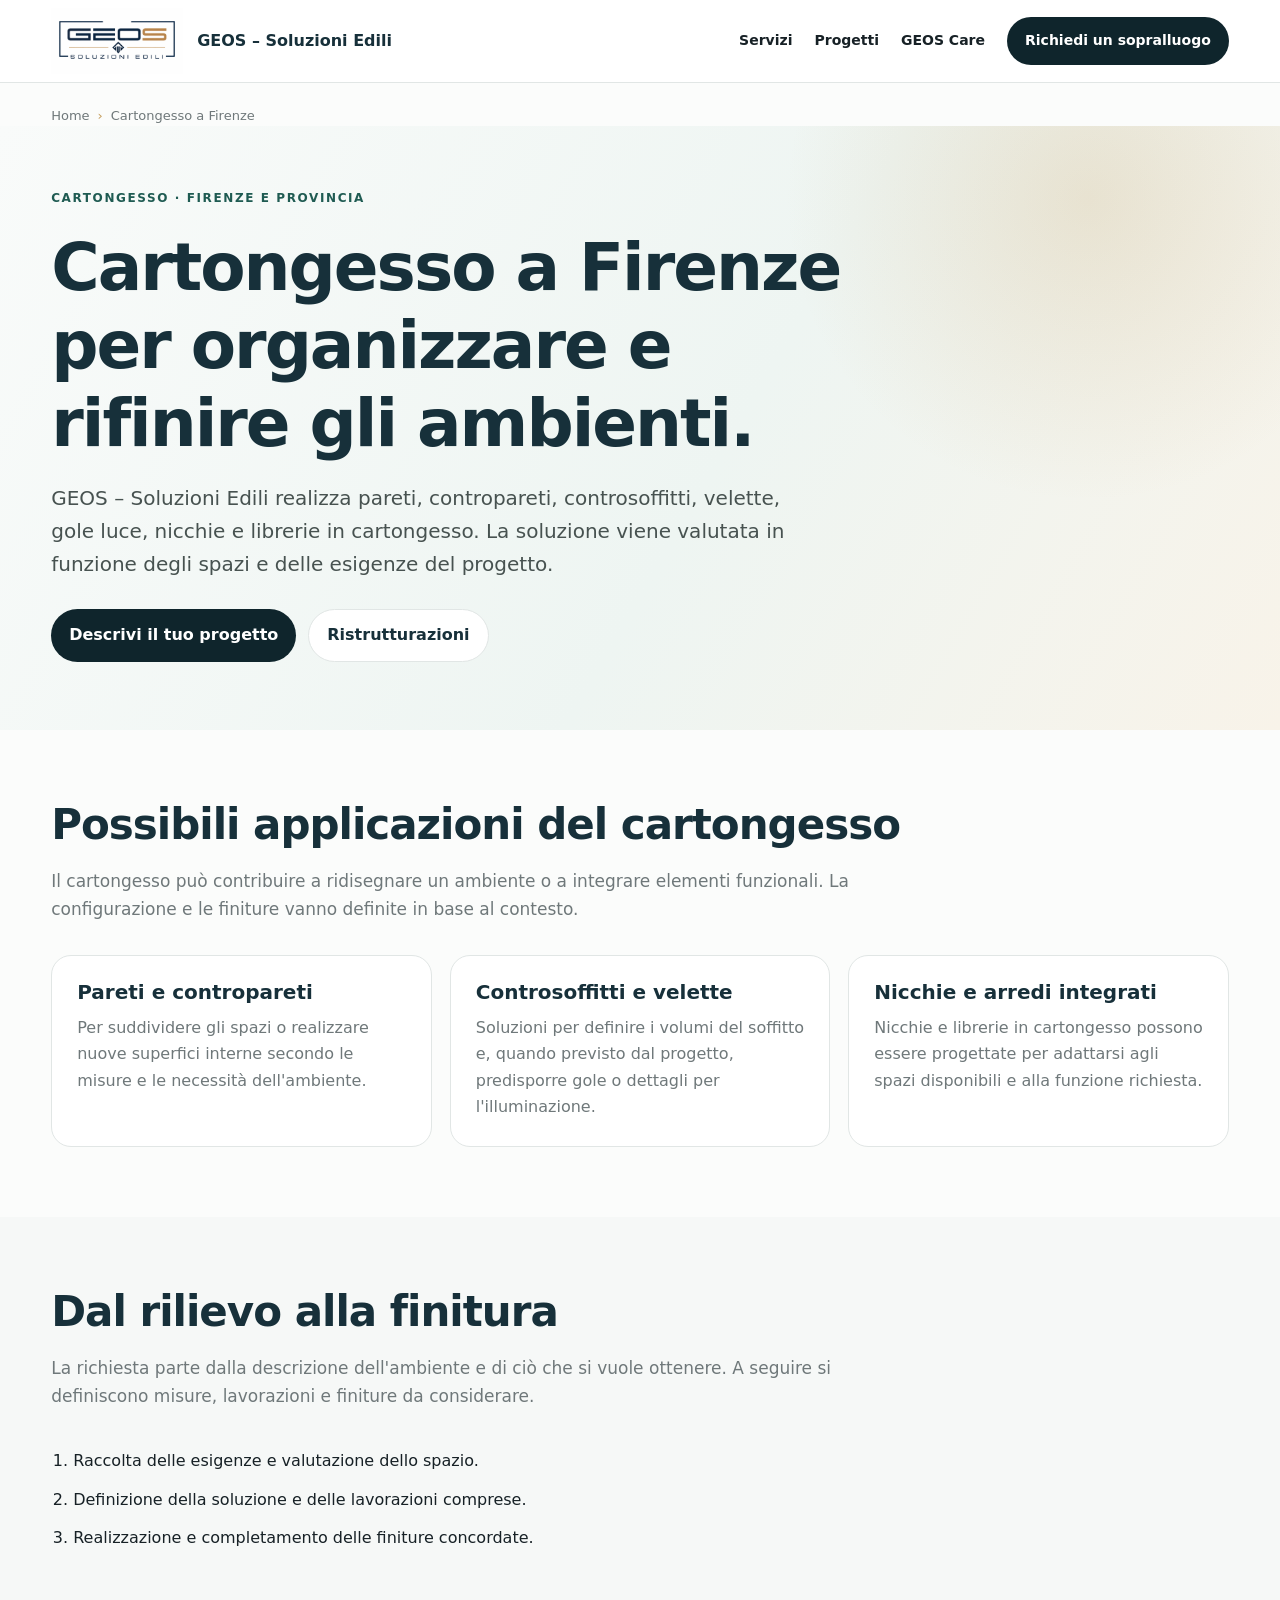
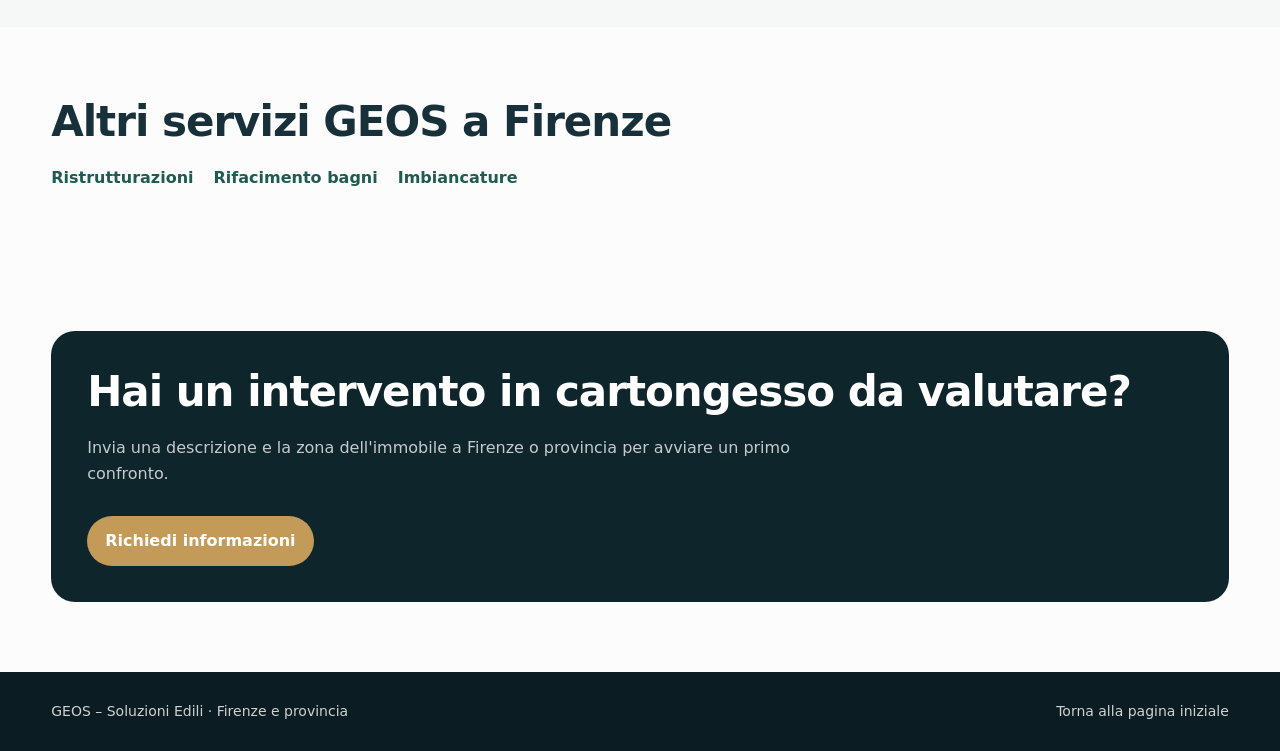
<file: cartongesso-firenze.html>
<!DOCTYPE html>
<html lang="it">
<head>
  <meta charset="UTF-8">
  <meta name="viewport" content="width=device-width, initial-scale=1">
  <link rel="icon" type="image/png" href="assets/geos-favicon.png">
  <title>Cartongesso a Firenze | GEOS – Soluzioni Edili</title>
  <meta name="description" content="Pareti, contropareti, controsoffitti, velette e nicchie in cartongesso a Firenze. GEOS valuta l'intervento in base agli spazi e al progetto.">
  <meta name="robots" content="index,follow">
  <link rel="canonical" href="https://www.geossoluzioni.it/cartongesso-firenze.html">
  <meta property="og:type" content="website">
  <meta property="og:locale" content="it_IT">
  <meta property="og:site_name" content="GEOS – Soluzioni Edili">
  <meta property="og:url" content="https://www.geossoluzioni.it/cartongesso-firenze.html">
  <meta property="og:title" content="Cartongesso a Firenze | GEOS – Soluzioni Edili">
  <meta property="og:description" content="Pareti, contropareti, controsoffitti, velette e nicchie in cartongesso a Firenze e provincia.">
  <meta property="og:image" content="https://www.geossoluzioni.it/assets/logo.png">
  <link rel="stylesheet" href="service-pages.css">
  <script type="application/ld+json">
  {
    "@context": "https://schema.org",
    "@type": "WebPage",
    "name": "Cartongesso a Firenze | GEOS – Soluzioni Edili",
    "url": "https://www.geossoluzioni.it/cartongesso-firenze.html",
    "about": { "@id": "https://www.geossoluzioni.it/#business" }
  }
  </script>
</head>
<body>
  <header class="site-header">
    <div class="container nav">
      <a class="brand" href="index.html" aria-label="GEOS – Soluzioni Edili, pagina iniziale"><img src="assets/logo.png" alt="GEOS – Soluzioni Edili"><span>GEOS – Soluzioni Edili</span></a>
      <nav class="nav-links" aria-label="Navigazione principale"><a href="index.html#servizi">Servizi</a><a href="index.html#progetti">Progetti</a><a href="GeosCare.html">GEOS Care</a><a class="nav-cta" href="index.html#preventivo">Richiedi un sopralluogo</a></nav>
    </div>
  </header>
  <main>
    <div class="container breadcrumb"><a href="index.html">Home</a><span>›</span>Cartongesso a Firenze</div>
    <section class="hero">
      <div class="container">
        <span class="eyebrow">Cartongesso · Firenze e provincia</span>
        <h1>Cartongesso a Firenze per organizzare e rifinire gli ambienti.</h1>
        <p>GEOS – Soluzioni Edili realizza pareti, contropareti, controsoffitti, velette, gole luce, nicchie e librerie in cartongesso. La soluzione viene valutata in funzione degli spazi e delle esigenze del progetto.</p>
        <div class="hero-actions"><a class="button" href="index.html#preventivo">Descrivi il tuo progetto</a><a class="button button-secondary" href="ristrutturazioni-firenze.html">Ristrutturazioni</a></div>
      </div>
    </section>
    <section class="section">
      <div class="container">
        <h2>Possibili applicazioni del cartongesso</h2>
        <p class="section-lead">Il cartongesso può contribuire a ridisegnare un ambiente o a integrare elementi funzionali. La configurazione e le finiture vanno definite in base al contesto.</p>
        <div class="content-grid">
          <article class="content-card"><h3>Pareti e contropareti</h3><p>Per suddividere gli spazi o realizzare nuove superfici interne secondo le misure e le necessità dell'ambiente.</p></article>
          <article class="content-card"><h3>Controsoffitti e velette</h3><p>Soluzioni per definire i volumi del soffitto e, quando previsto dal progetto, predisporre gole o dettagli per l'illuminazione.</p></article>
          <article class="content-card"><h3>Nicchie e arredi integrati</h3><p>Nicchie e librerie in cartongesso possono essere progettate per adattarsi agli spazi disponibili e alla funzione richiesta.</p></article>
        </div>
      </div>
    </section>
    <section class="section section-tint">
      <div class="container">
        <h2>Dal rilievo alla finitura</h2>
        <p class="section-lead">La richiesta parte dalla descrizione dell'ambiente e di ciò che si vuole ottenere. A seguire si definiscono misure, lavorazioni e finiture da considerare.</p>
        <ol class="steps"><li>Raccolta delle esigenze e valutazione dello spazio.</li><li>Definizione della soluzione e delle lavorazioni comprese.</li><li>Realizzazione e completamento delle finiture concordate.</li></ol>
      </div>
    </section>
    <section class="section">
      <div class="container">
        <h2>Altri servizi GEOS a Firenze</h2>
        <div class="service-links"><a href="ristrutturazioni-firenze.html">Ristrutturazioni</a><a href="rifacimento-bagni-firenze.html">Rifacimento bagni</a><a href="imbiancature-firenze.html">Imbiancature</a></div>
      </div>
    </section>
    <section class="section">
      <div class="container contact-panel">
        <h2>Hai un intervento in cartongesso da valutare?</h2>
        <p>Invia una descrizione e la zona dell'immobile a Firenze o provincia per avviare un primo confronto.</p>
        <a class="button" href="index.html#preventivo">Richiedi informazioni</a>
      </div>
    </section>
  </main>
  <footer class="site-footer"><div class="container footer-row"><span>GEOS – Soluzioni Edili · Firenze e provincia</span><a href="index.html">Torna alla pagina iniziale</a></div></footer>
</body>
</html>
</file>
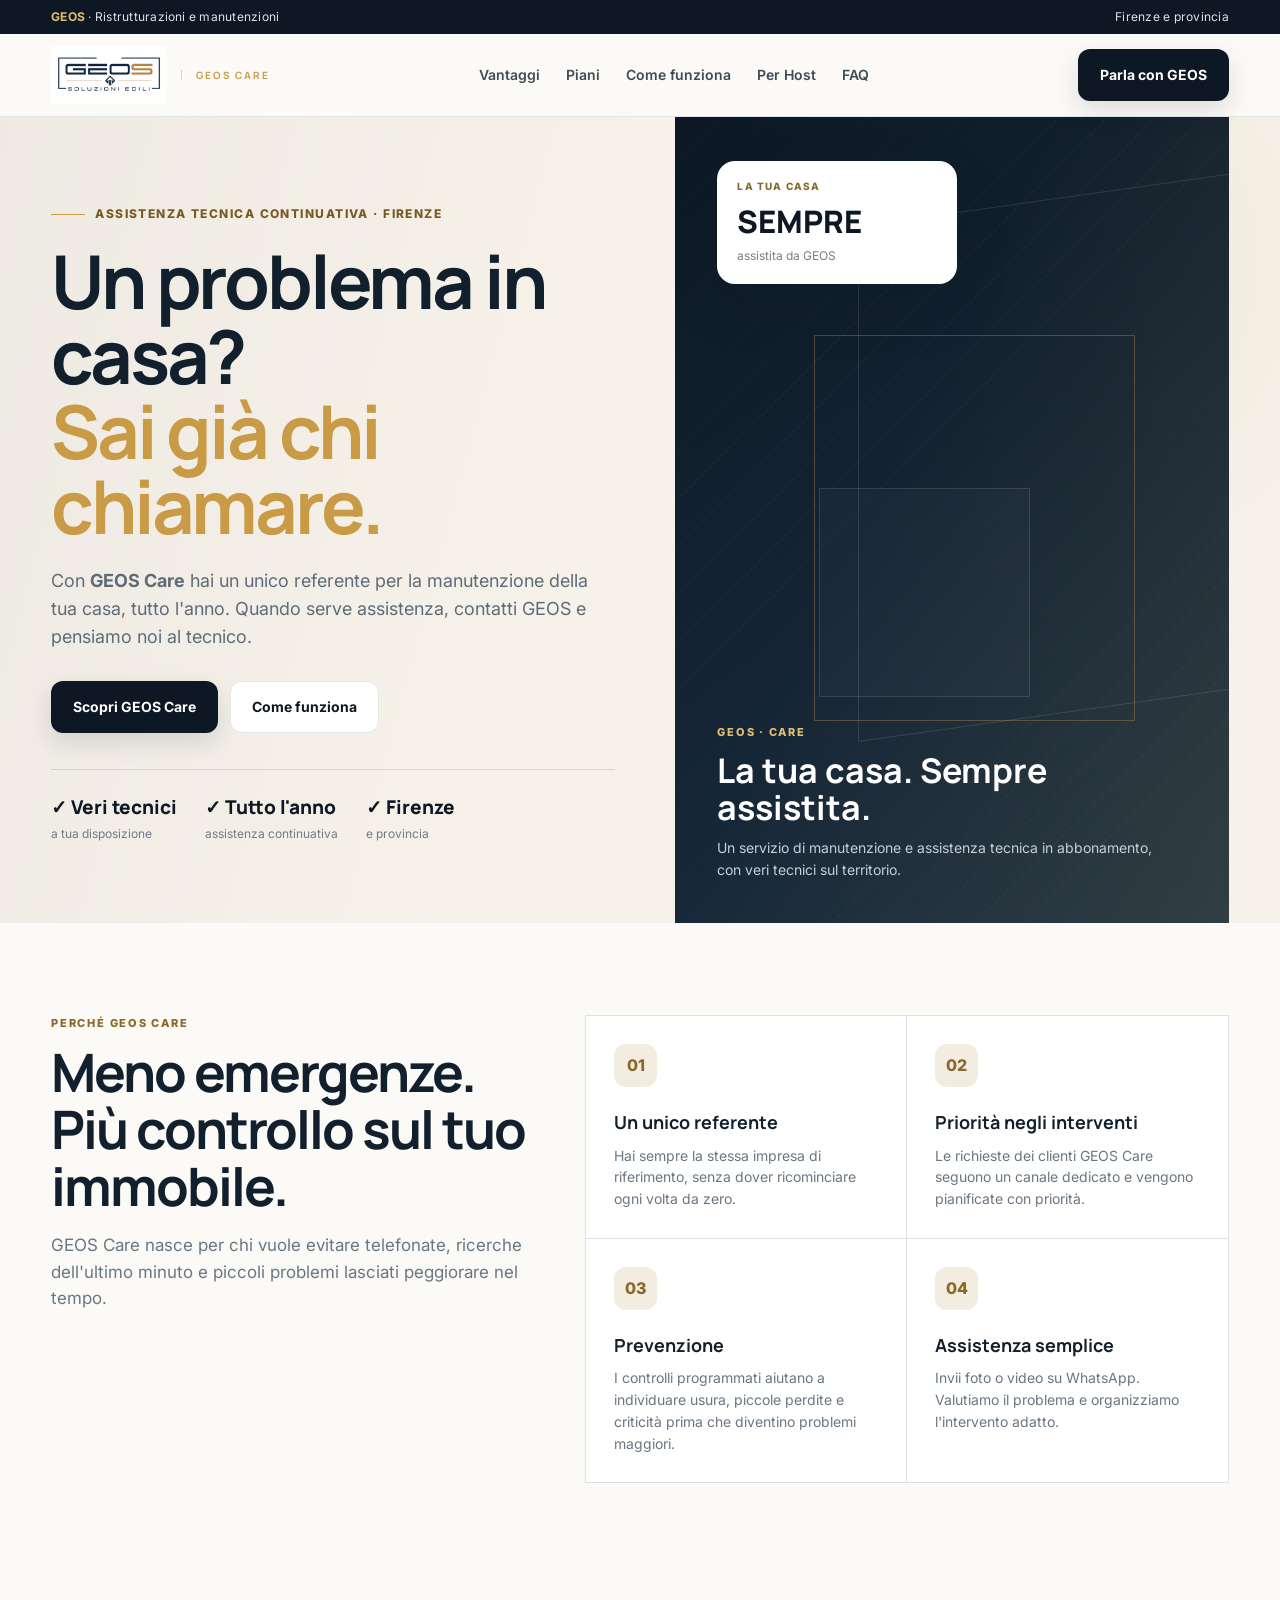
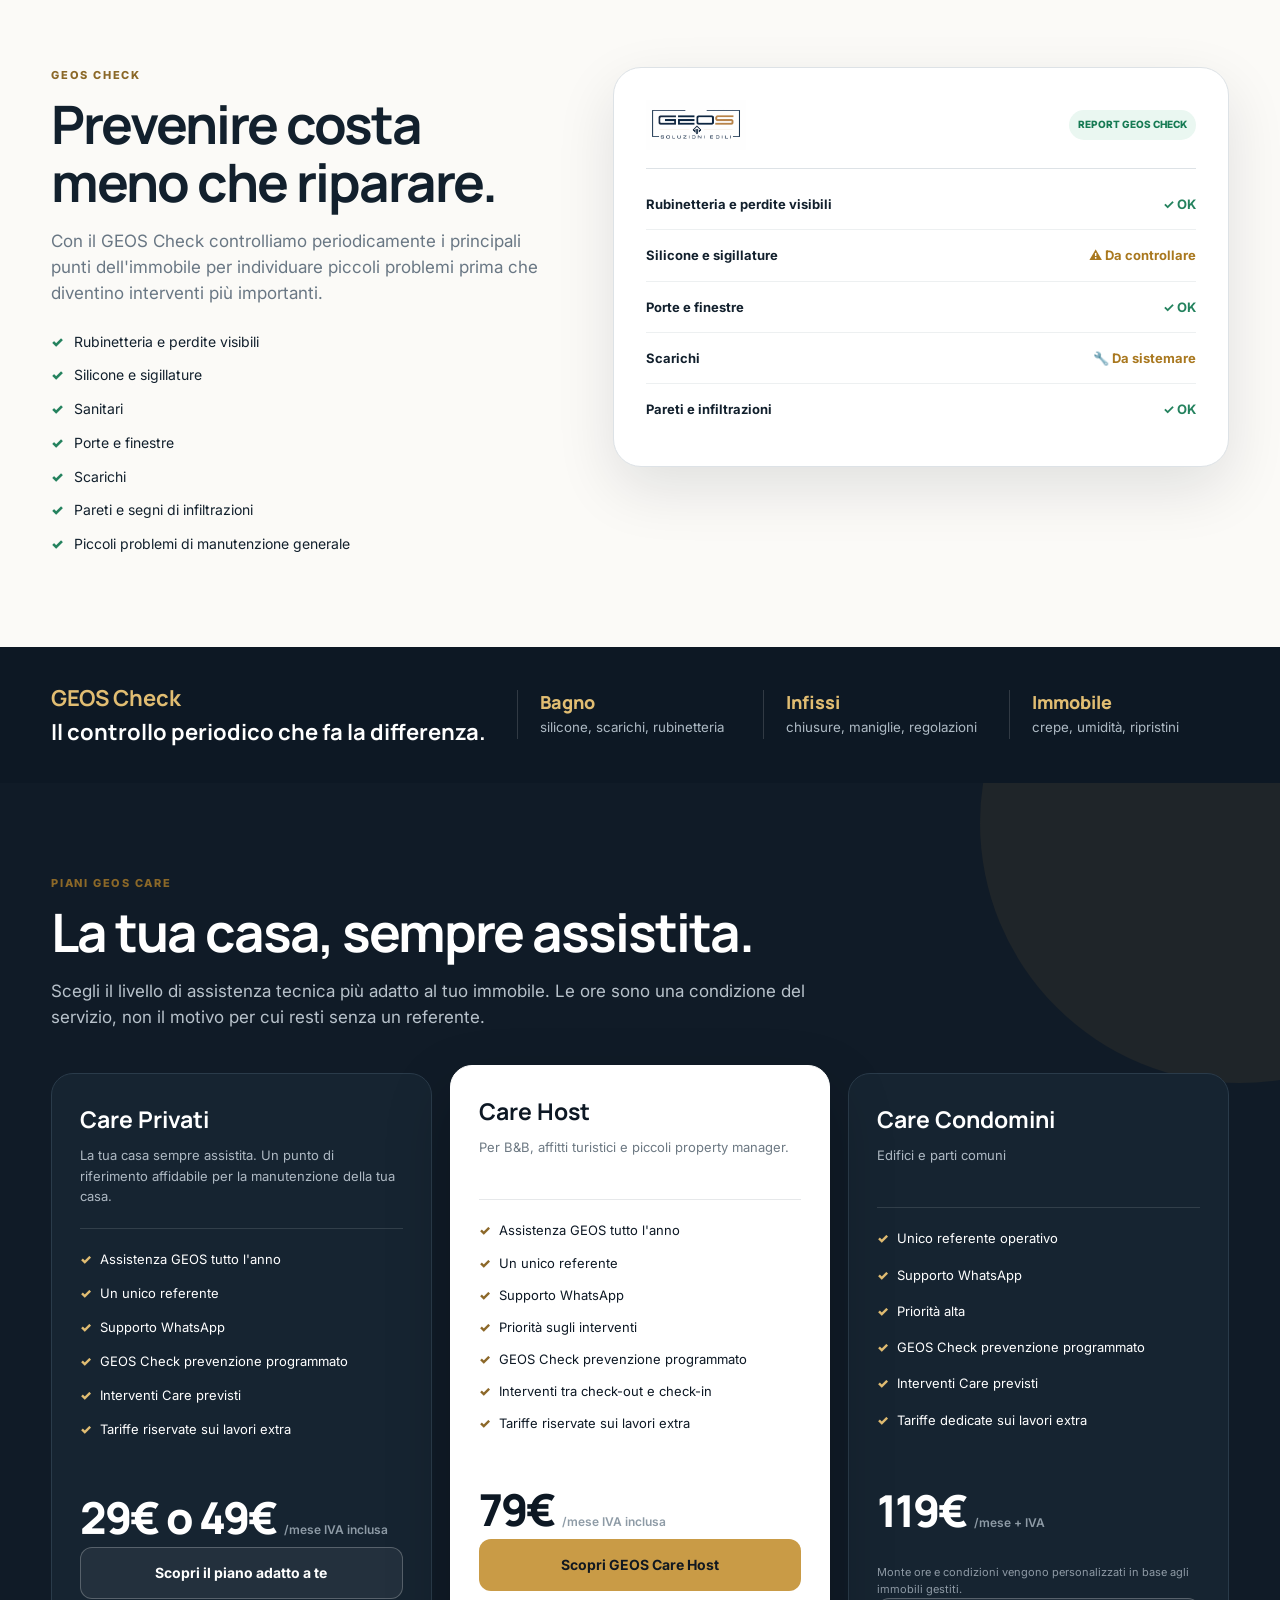
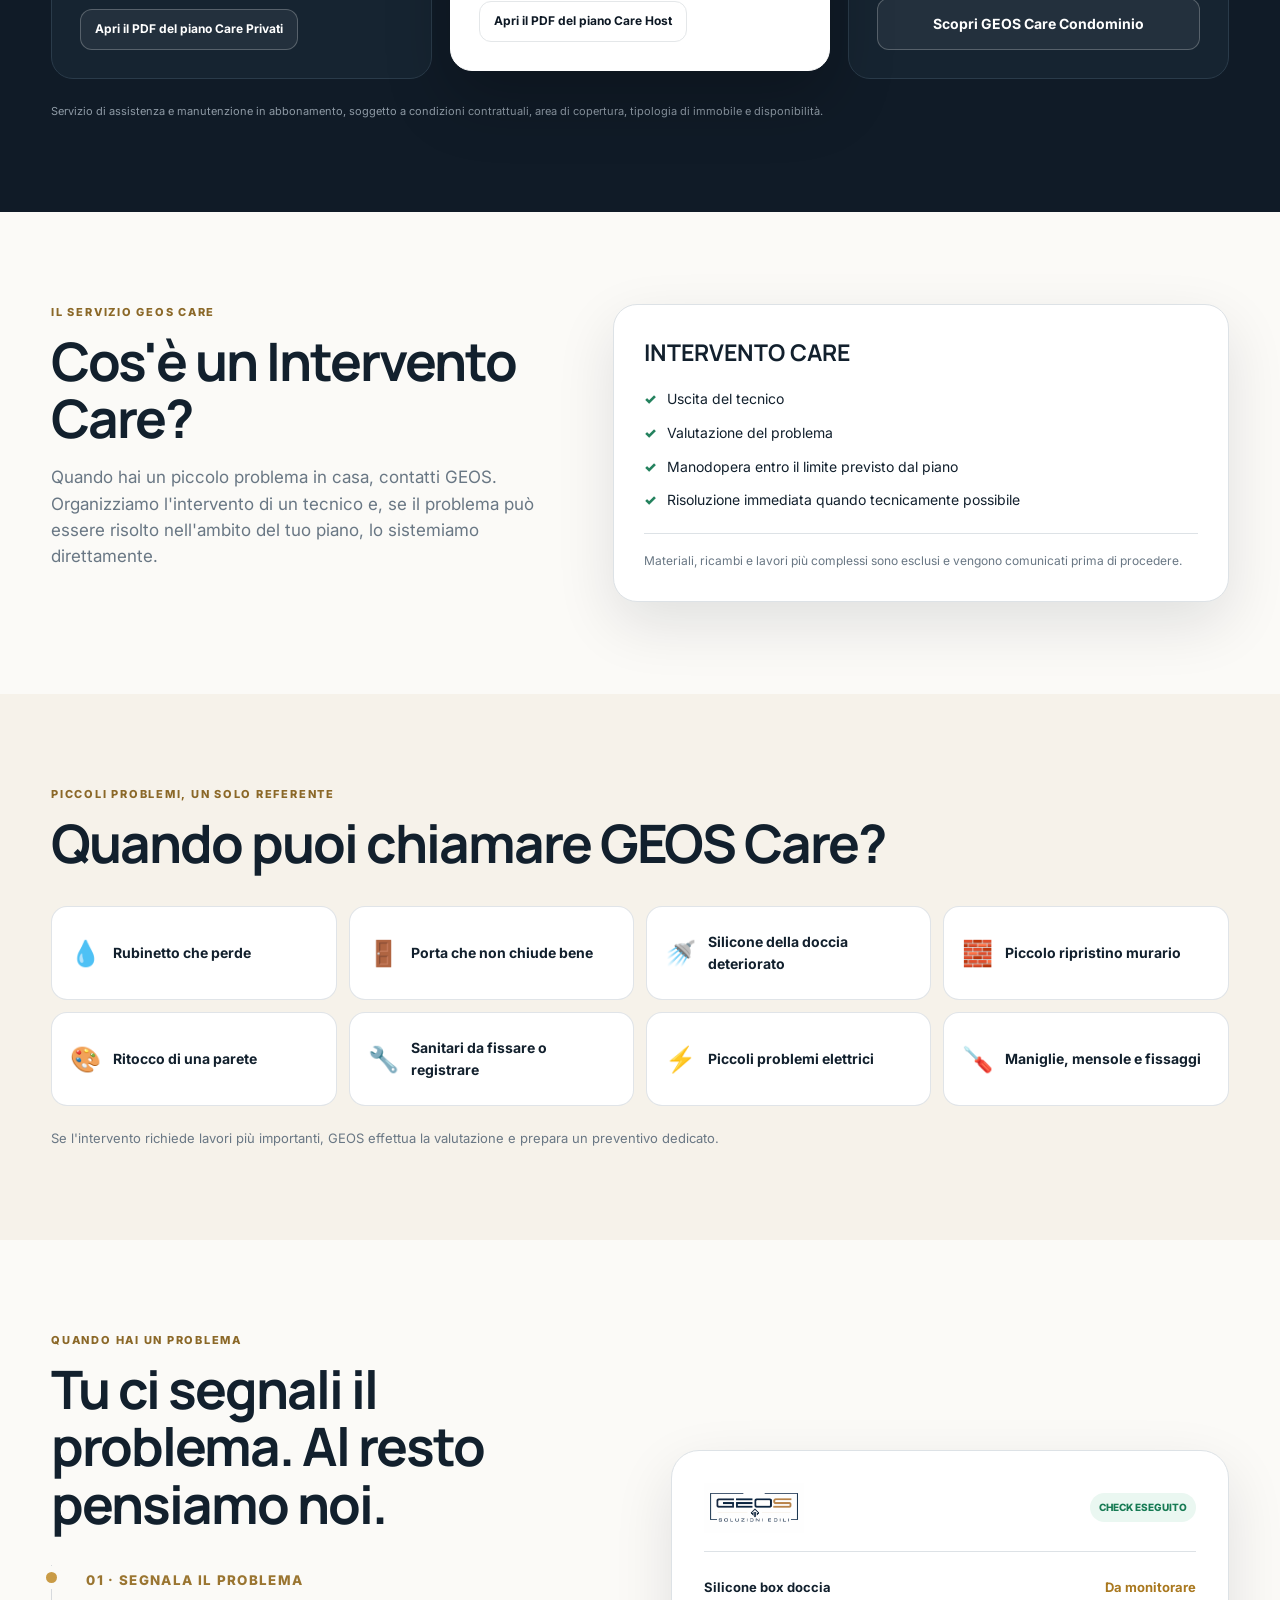
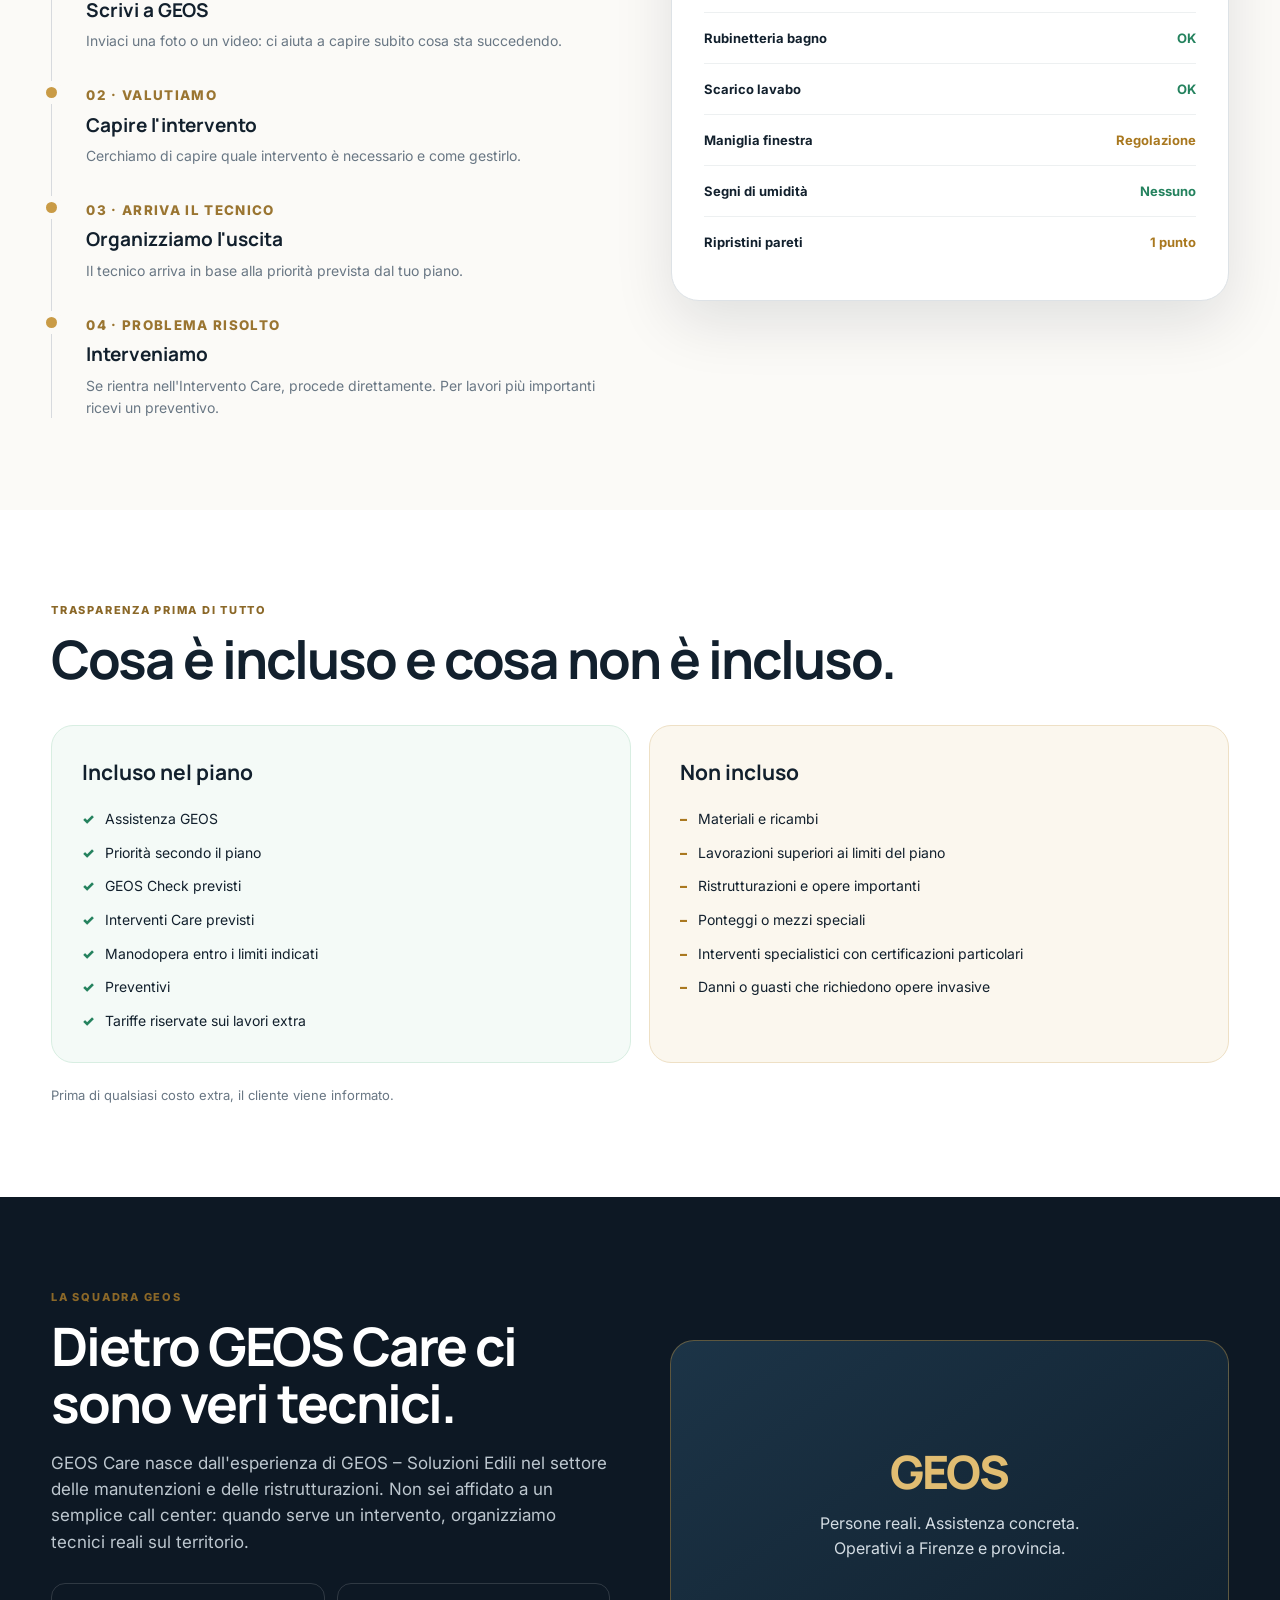
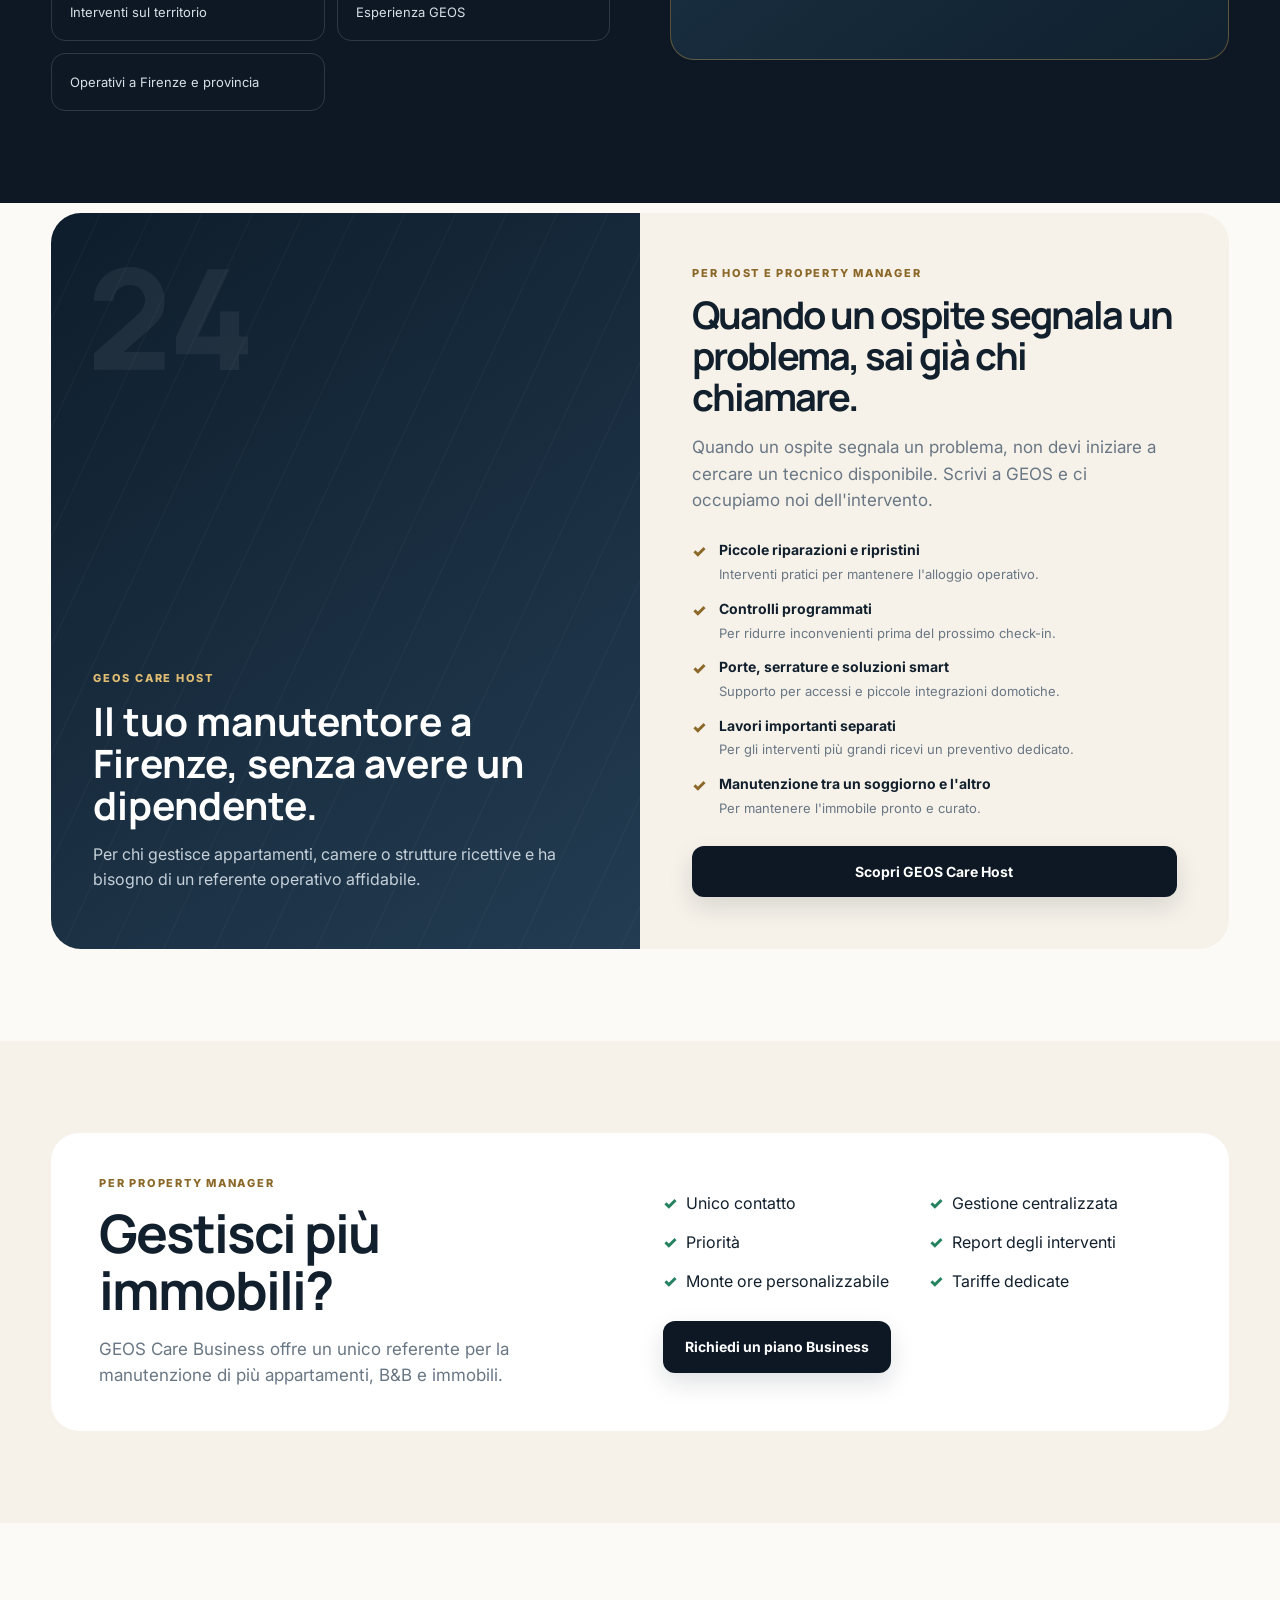
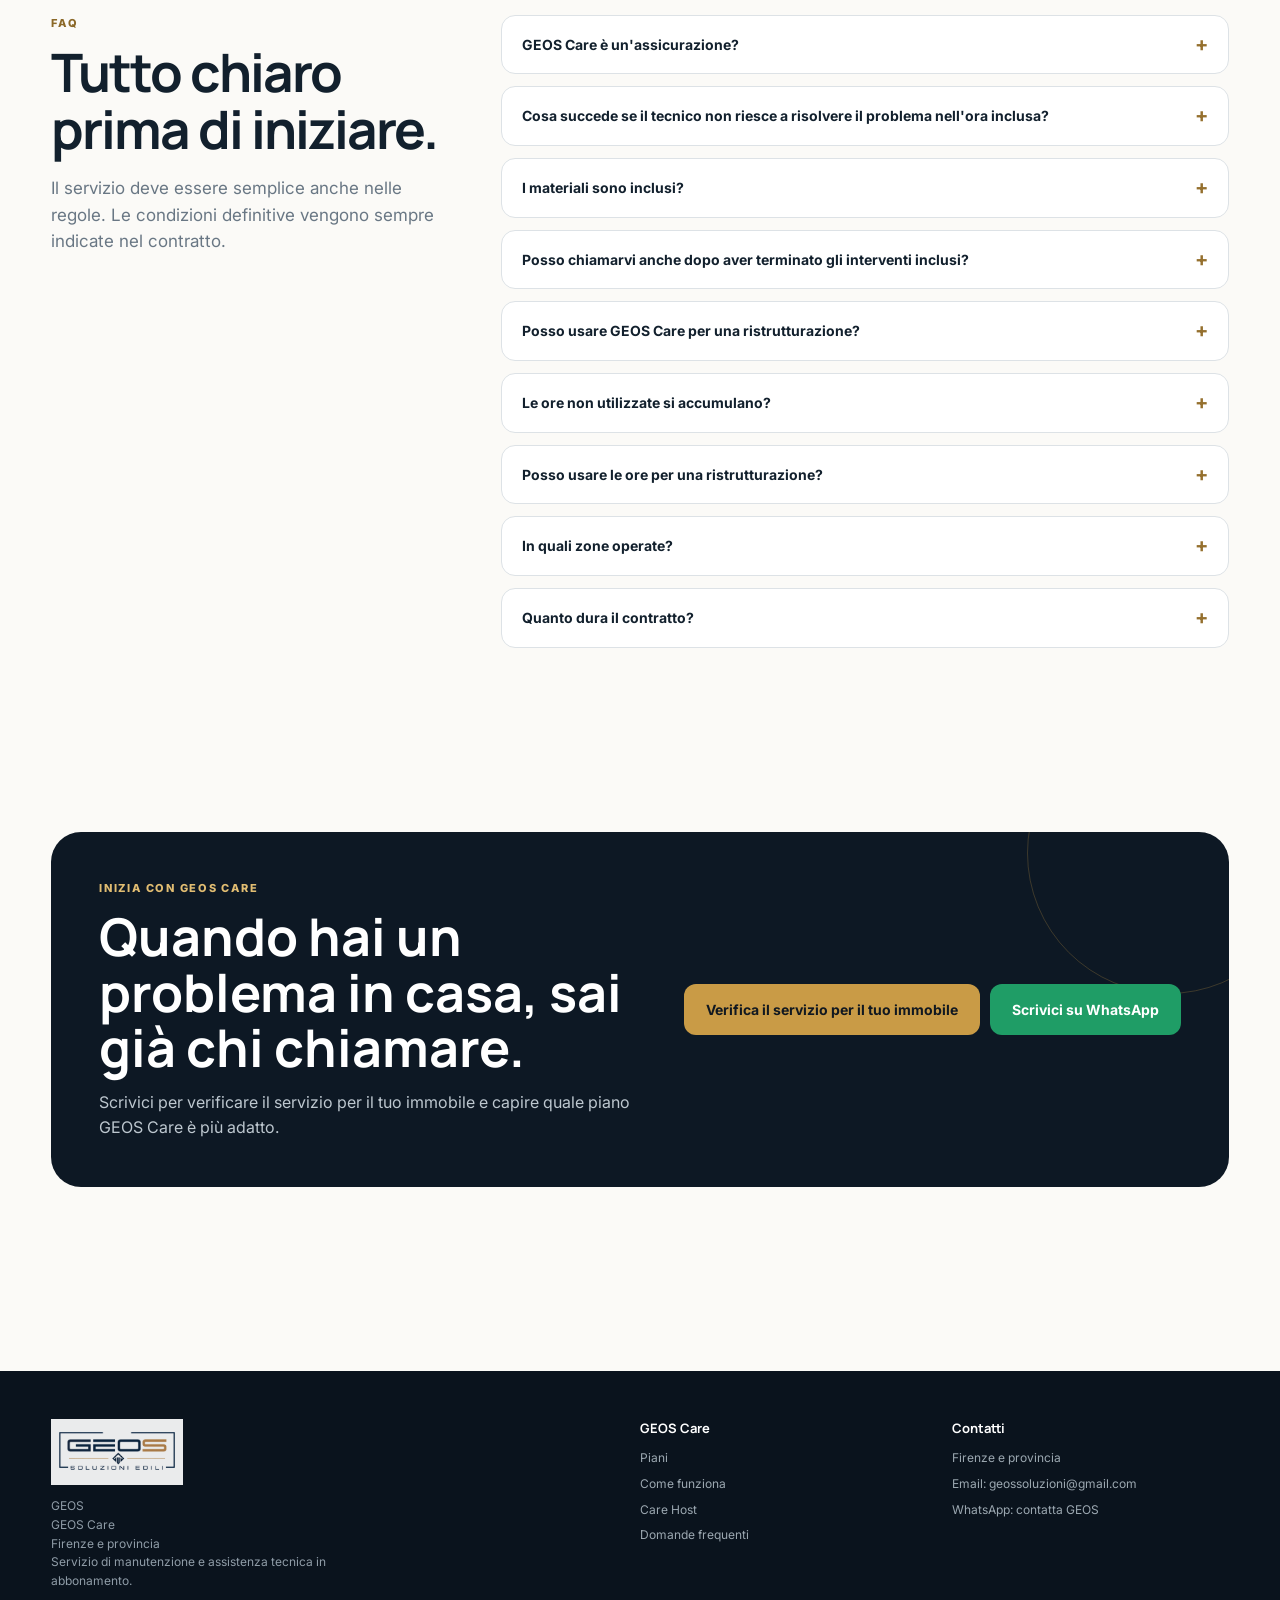
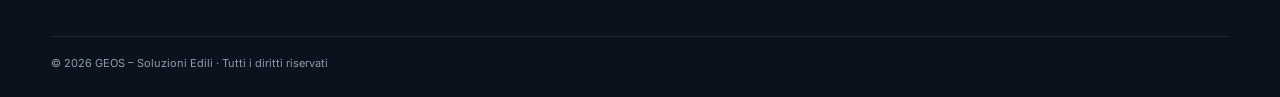
<file: GeosCare.html>
<!DOCTYPE html>
<html lang="it">
<head>
  <meta charset="UTF-8" />
  <meta name="viewport" content="width=device-width, initial-scale=1.0" />
  <link rel="icon" type="image/png" href="assets/geos-favicon.png" />
  <meta name="theme-color" content="#0d1824" />
  <title>GEOS Care | Manutenzione a Firenze – GEOS – Soluzioni Edili</title>
  <meta name="description" content="GEOS Care è il servizio di manutenzione in abbonamento di GEOS – Soluzioni Edili per case, B&B e immobili a Firenze e provincia." />
  <meta name="robots" content="index,follow" />
  <link rel="canonical" href="https://www.geossoluzioni.it/GeosCare.html" />
  <meta property="og:type" content="website" />
  <meta property="og:locale" content="it_IT" />
  <meta property="og:site_name" content="GEOS – Soluzioni Edili" />
  <meta property="og:url" content="https://www.geossoluzioni.it/GeosCare.html" />
  <meta property="og:title" content="GEOS Care | Manutenzione a Firenze – GEOS – Soluzioni Edili" />
  <meta property="og:description" content="Manutenzione in abbonamento per case, B&B e immobili a Firenze e provincia." />
  <link rel="preconnect" href="https://fonts.googleapis.com">
  <link rel="preconnect" href="https://fonts.gstatic.com" crossorigin>
  <link href="https://fonts.googleapis.com/css2?family=Inter:wght@400;500;600;700&family=Manrope:wght@500;600;700;800&display=swap" rel="stylesheet">
  <style>
    :root{
      --navy:#0d1824;
      --navy-2:#132537;
      --navy-3:#1c3247;
      --gold:#c99b46;
      --gold-2:#e1bd72;
      --cream:#f6f2ea;
      --paper:#fbfaf7;
      --ink:#12202d;
      --muted:#697784;
      --line:#dde2e6;
      --white:#fff;
      --green:#25a26b;
      --shadow:0 22px 60px rgba(9,22,34,.11);
      --radius:24px;
    }
    *{box-sizing:border-box}
    html{scroll-behavior:smooth}
    body{margin:0;font-family:Inter,Arial,sans-serif;background:var(--paper);color:var(--ink);line-height:1.55;-webkit-font-smoothing:antialiased}
    body.menu-open{overflow:hidden}
    a{text-decoration:none;color:inherit}
    img{max-width:100%;display:block}
    button{font:inherit}
    .container{width:min(1180px,92%);margin:auto}

    .topbar{background:var(--navy);color:#dbe3ea;font-size:12px;letter-spacing:.02em}
    .topbar .container{height:34px;display:flex;align-items:center;justify-content:space-between;gap:16px}
    .topbar strong{color:var(--gold-2);font-weight:700}

    header{position:sticky;top:0;z-index:50;background:rgba(251,250,247,.93);backdrop-filter:blur(16px);border-bottom:1px solid rgba(221,226,230,.8)}
    .nav{height:82px;display:flex;align-items:center;justify-content:space-between;gap:24px}
    .logo-wrap{display:flex;align-items:center;gap:14px;min-width:190px}
    .logo-wrap img{height:58px;width:auto;object-fit:contain}
    .care-tag{font:700 10px/1 Manrope,sans-serif;letter-spacing:.18em;text-transform:uppercase;color:var(--gold);border-left:1px solid #d7d9db;padding-left:14px}
    .navlinks{display:flex;align-items:center;gap:26px;font-size:14px;font-weight:600;color:#3f4b56}
    .navlinks a{position:relative}
    .navlinks a:after{content:"";position:absolute;left:0;bottom:-8px;width:0;height:2px;background:var(--gold);transition:.2s}
    .navlinks a:hover:after{width:100%}
    .menu-btn{display:none;border:0;background:transparent;width:42px;height:42px;cursor:pointer;font-size:22px;color:var(--navy)}

    .btn{display:inline-flex;align-items:center;justify-content:center;gap:9px;padding:14px 21px;border-radius:12px;font-weight:700;font-size:14px;border:1px solid transparent;transition:.2s ease;cursor:pointer}
    .btn:hover{transform:translateY(-1px)}
    .btn-dark{background:var(--navy);color:#fff;box-shadow:0 10px 24px rgba(13,24,36,.13)}
    .btn-gold{background:var(--gold);color:#111820}
    .btn-light{background:#fff;color:var(--navy);border-color:#e4e7e9}
    .btn-outline-light{color:#fff;border-color:rgba(255,255,255,.24);background:rgba(255,255,255,.06)}
    .btn-wa{background:#1f9d66;color:white}

    .hero{position:relative;overflow:hidden;background:var(--cream);padding:0}
    .hero:before{content:"";position:absolute;inset:0;background:linear-gradient(105deg,rgba(13,24,36,.035),transparent 45%),radial-gradient(circle at 82% 18%,rgba(201,155,70,.13),transparent 28%)}
    .hero-grid{position:relative;display:grid;grid-template-columns:1.06fr .94fr;min-height:690px;align-items:stretch}
    .hero-copy{padding:88px 60px 78px 0;display:flex;flex-direction:column;justify-content:center}
    .eyebrow{display:inline-flex;align-items:center;gap:10px;font-size:12px;font-weight:800;letter-spacing:.12em;text-transform:uppercase;color:#7a5a22;margin-bottom:20px}
    .eyebrow:before{content:"";width:34px;height:1px;background:var(--gold)}
    h1,h2,h3{font-family:Manrope,sans-serif;margin:0}
    h1{font-size:clamp(46px,5.8vw,76px);line-height:1.01;letter-spacing:-3.2px;max-width:760px}
    h1 em{font-style:normal;color:var(--gold)}
    .lead{font-size:18px;color:#5f6c77;max-width:670px;margin:24px 0 30px}
    .hero-actions{display:flex;gap:12px;flex-wrap:wrap}
    .hero-proof{display:flex;gap:28px;flex-wrap:wrap;margin-top:36px;padding-top:24px;border-top:1px solid rgba(13,24,36,.12)}
    .proof-item strong{display:block;font:800 19px Manrope,sans-serif;color:var(--navy)}
    .proof-item span{font-size:12px;color:#6f7c86}

    .hero-visual{position:relative;background:linear-gradient(145deg,var(--navy),#1b3043);min-height:690px;overflow:hidden}
    .hero-visual:before{content:"";position:absolute;inset:0;background:linear-gradient(115deg,transparent 40%,rgba(201,155,70,.13)),repeating-linear-gradient(135deg,rgba(255,255,255,.025) 0,rgba(255,255,255,.025) 1px,transparent 1px,transparent 34px)}
    .architecture{position:absolute;inset:0}
    .arch-line{position:absolute;border:1px solid rgba(255,255,255,.11)}
    .arch-a{width:72%;height:64%;right:-5%;top:10%;transform:skewY(-8deg)}
    .arch-b{width:58%;height:48%;right:17%;top:27%;border-color:rgba(201,155,70,.35)}
    .arch-c{width:38%;height:26%;right:36%;top:46%;background:rgba(255,255,255,.025)}
    .visual-content{position:absolute;left:42px;right:42px;bottom:42px;color:#fff;z-index:2}
    .visual-kicker{font-size:11px;letter-spacing:.16em;color:var(--gold-2);font-weight:800;text-transform:uppercase;margin-bottom:11px}
    .visual-content h3{font-size:34px;line-height:1.08;max-width:430px}
    .visual-content p{color:#c5d0d9;max-width:440px;margin:12px 0 0;font-size:14px}
    .floating-card{position:absolute;top:44px;left:42px;z-index:2;background:#fff;color:var(--navy);border-radius:18px;padding:18px 20px;width:240px;box-shadow:var(--shadow)}
    .floating-card small{display:block;text-transform:uppercase;letter-spacing:.12em;color:#8a6a2c;font-weight:800;font-size:10px;margin-bottom:5px}
    .floating-card strong{font:800 31px Manrope,sans-serif}
    .floating-card span{font-size:12px;color:#74808a}

    section{padding:92px 0}
    .section-kicker{font-size:11px;font-weight:800;letter-spacing:.16em;text-transform:uppercase;color:#8b6828;margin-bottom:12px}
    .section-title{font-size:clamp(34px,4.4vw,53px);line-height:1.08;letter-spacing:-2px;max-width:860px}
    .section-sub{font-size:17px;color:var(--muted);max-width:760px;margin:17px 0 0}

    .why-grid{display:grid;grid-template-columns:.85fr 1.15fr;gap:58px;align-items:start}
    .why-sticky{position:sticky;top:128px}
    .features{display:grid;grid-template-columns:1fr 1fr;border-top:1px solid var(--line);border-left:1px solid var(--line)}
    .feature{background:#fff;padding:28px;border-right:1px solid var(--line);border-bottom:1px solid var(--line);min-height:220px}
    .icon-box{width:43px;height:43px;border-radius:12px;background:#f3ede1;color:#8b6828;display:grid;place-items:center;font-weight:800;margin-bottom:22px}
    .feature h3{font-size:18px;margin-bottom:8px}
    .feature p{font-size:14px;color:var(--muted);margin:0}

    .check-strip{background:var(--navy);color:#fff;padding:34px 0}
    .check-strip .container{display:grid;grid-template-columns:1.4fr repeat(3,.7fr);gap:26px;align-items:center}
    .check-strip h3{font-size:22px}
    .check-strip h3 span{color:var(--gold-2)}
    .check-stat{padding-left:22px;border-left:1px solid rgba(255,255,255,.15)}
    .check-stat strong{display:block;color:var(--gold-2);font:800 18px Manrope,sans-serif}
    .check-stat small{color:#aebac4}

    .plans-section{background:#101b27;color:#fff;position:relative;overflow:hidden}
    .plans-section:before{content:"";position:absolute;width:520px;height:520px;border-radius:50%;background:rgba(201,155,70,.08);right:-220px;top:-220px}
    .plans-section .section-sub{color:#b8c2cb}
    .plans{display:grid;grid-template-columns:repeat(3,1fr);gap:18px;margin-top:42px;position:relative}
    .plan{background:#162431;border:1px solid #2a3b4a;border-radius:22px;padding:28px;display:flex;flex-direction:column;min-height:520px}
    .plan.featured{background:#fff;color:var(--navy);border-color:#fff;box-shadow:0 28px 65px rgba(0,0,0,.23);transform:translateY(-8px)}
    .plan-top{display:flex;justify-content:space-between;align-items:start;gap:15px}
    .plan h3{font-size:23px}
    .tag{font-size:9px;font-weight:800;letter-spacing:.12em;background:var(--gold);color:#15202b;border-radius:999px;padding:6px 9px}
    .price{font:800 44px Manrope,sans-serif;letter-spacing:-2px;margin:18px 0 0}
    .price small{font:600 12px Inter,sans-serif;color:#8e9ba6;letter-spacing:0}
    .plan-desc{font-size:13px;color:#aeb9c3;margin:8px 0 22px;min-height:40px}
    .featured .plan-desc{color:#6d7983}
    .plan ul{list-style:none;margin:0 0 28px;padding:20px 0 0;border-top:1px solid rgba(255,255,255,.12);display:grid;gap:12px;font-size:13px;flex:1}
    .featured ul{border-color:#e6e8ea}
    .plan li{display:flex;gap:9px}
    .plan li:before{content:"✓";color:var(--gold-2);font-weight:900}
    .featured li:before{color:#8c6829}
    .plan .btn{width:100%}
    .plan .plan-pdf{align-self:flex-start;width:auto;margin-top:10px;padding:10px 14px;font-size:12px}
    .fine{font-size:11px;color:#8e9aa5;margin-top:24px}

    .care-intro{background:var(--paper)}
    .care-grid{display:grid;grid-template-columns:.9fr 1.1fr;gap:58px;align-items:start}
    .care-panel{background:#fff;border:1px solid var(--line);border-radius:24px;padding:30px;box-shadow:var(--shadow)}
    .care-panel h3{font-size:23px;margin-bottom:18px}
    .care-list,.issue-list,.included-list{list-style:none;margin:0;padding:0;display:grid;gap:12px}
    .care-list li,.issue-list li,.included-list li{display:flex;gap:11px;align-items:flex-start;font-size:14px}
    .care-list li:before,.included-list li:before{content:"✓";color:#24825e;font-weight:900}
    .care-note{font-size:12px;color:var(--muted);margin:22px 0 0;padding-top:18px;border-top:1px solid var(--line)}
    .issue-section{background:var(--cream)}
    .issue-grid{display:grid;grid-template-columns:repeat(4,1fr);gap:12px;margin-top:34px}
    .issue{background:#fff;border:1px solid rgba(221,226,230,.9);border-radius:16px;padding:20px 18px;font-size:14px;font-weight:700;min-height:94px;display:flex;align-items:center;gap:12px}
    .issue b{font-size:25px;font-weight:400}
    .issue-note{color:var(--muted);font-size:13px;margin:22px 0 0}
    .included-section{background:#fff}
    .included-grid{display:grid;grid-template-columns:1fr 1fr;gap:18px;margin-top:36px}
    .included-card{border-radius:22px;padding:30px;background:#f4faf7;border:1px solid #d8eee2}
    .included-card.excluded{background:#fbf7ee;border-color:#eee0c5}
    .included-card h3{font-size:21px;margin-bottom:20px}
    .included-card.excluded .included-list li:before{content:"–";color:#a9781f}
    .trust{background:var(--navy);color:#fff}
    .trust-grid{display:grid;grid-template-columns:1fr 1fr;gap:60px;align-items:center}
    .trust .section-sub{color:#bdc7cf}
    .trust-points{display:grid;grid-template-columns:1fr 1fr;gap:12px;margin-top:28px}
    .trust-point{border:1px solid rgba(255,255,255,.14);border-radius:14px;padding:18px;color:#d7e0e6;font-size:13px}
    .trust-visual{min-height:320px;border:1px solid rgba(201,155,70,.4);border-radius:24px;background:linear-gradient(145deg,#1c3447,#10202e);display:grid;place-items:center;text-align:center;padding:30px}
    .trust-visual strong{display:block;color:var(--gold-2);font:800 46px Manrope,sans-serif;letter-spacing:-2px}
    .trust-visual span{display:block;color:#d3dce3;margin-top:8px}
    .business{background:var(--cream)}
    .business-shell{background:#fff;border-radius:28px;padding:42px 48px;display:grid;grid-template-columns:1fr 1fr;gap:45px;align-items:center}
    .business-list{list-style:none;display:grid;grid-template-columns:1fr 1fr;gap:14px;padding:0;margin:0 0 28px}
    .business-list li:before{content:"✓";color:#24825e;font-weight:900;margin-right:9px}
    .wa-sticky{display:none}

    .how-grid{display:grid;grid-template-columns:1fr 1fr;gap:62px;align-items:center}
    .steps{margin-top:32px;border-left:1px solid #d7dade}
    .step{position:relative;padding:2px 0 28px 34px}
    .step:last-child{padding-bottom:0}
    .step:before{content:"";position:absolute;width:11px;height:11px;border-radius:50%;background:var(--gold);left:-6px;top:7px;box-shadow:0 0 0 6px var(--paper)}
    .step small{font-weight:800;color:#9a7531;letter-spacing:.1em;text-transform:uppercase}
    .step h3{font-size:19px;margin:4px 0 5px}
    .step p{font-size:14px;color:var(--muted);margin:0;max-width:510px}
    .check-card{background:#fff;border:1px solid var(--line);border-radius:28px;padding:32px;box-shadow:var(--shadow)}
    .check-card-head{display:flex;justify-content:space-between;align-items:center;border-bottom:1px solid var(--line);padding-bottom:18px;margin-bottom:10px}
    .check-card-head img{height:50px;width:auto}
    .status{font-size:10px;font-weight:800;color:#177b54;background:#eaf7f1;padding:7px 9px;border-radius:999px}
    .row{display:grid;grid-template-columns:1fr auto;gap:12px;padding:15px 0;border-bottom:1px solid #edf0f1;font-size:13px}
    .row:last-child{border-bottom:0}
    .row strong{font-weight:700}
    .ok{color:#24825e;font-weight:700}.warn{color:#a9781f;font-weight:700}

    .host{padding-top:10px}
    .host-shell{background:var(--cream);border-radius:30px;overflow:hidden;display:grid;grid-template-columns:1fr 1fr}
    .host-visual{position:relative;min-height:540px;background:linear-gradient(145deg,#0e1d2b,#233c52);overflow:hidden}
    .host-visual:after{content:"";position:absolute;inset:0;background:repeating-linear-gradient(115deg,transparent 0,transparent 44px,rgba(255,255,255,.035) 45px,transparent 46px)}
    .host-number{position:absolute;left:36px;top:34px;color:rgba(255,255,255,.06);font:800 140px Manrope,sans-serif;line-height:1}
    .host-card{position:absolute;left:42px;right:42px;bottom:42px;z-index:2;color:#fff}
    .host-card .section-kicker{color:var(--gold-2)}
    .host-card h3{font-size:39px;line-height:1.08;max-width:480px}
    .host-card p{color:#c5d0d9;max-width:480px}
    .host-copy{padding:52px;display:flex;flex-direction:column;justify-content:center}
    .host-copy .section-title{font-size:38px}
    .host-benefits{display:grid;gap:12px;margin:26px 0}
    .host-benefit{display:flex;gap:13px;align-items:flex-start}
    .host-benefit i{font-style:normal;color:#8c6829;font-weight:900}
    .host-benefit strong{display:block;font-size:14px}.host-benefit span{font-size:13px;color:var(--muted)}

    .faq-grid{display:grid;grid-template-columns:.7fr 1.3fr;gap:58px}
    .faq-list{display:grid;gap:12px}
    details{background:#fff;border:1px solid var(--line);border-radius:14px;padding:18px 20px}
    summary{cursor:pointer;font-weight:700;font-size:14px;list-style:none;display:flex;justify-content:space-between;gap:14px}
    summary:after{content:"+";color:#95702e;font-size:20px;line-height:1}
    details[open] summary:after{content:"−"}
    details p{color:var(--muted);font-size:13px;margin:12px 0 2px}

    .cta-shell{background:var(--navy);color:#fff;border-radius:30px;padding:48px;position:relative;overflow:hidden}
    .cta-shell:before{content:"";position:absolute;width:280px;height:280px;border:1px solid rgba(201,155,70,.25);border-radius:50%;right:-80px;top:-120px}
    .cta-grid{position:relative;display:grid;grid-template-columns:1fr auto;gap:40px;align-items:center}
    .cta-shell .section-kicker{color:var(--gold-2)}
    .cta-shell h2{font-size:clamp(33px,4.2vw,52px);line-height:1.07;max-width:780px}
    .cta-shell p{color:#bdc7cf;max-width:680px;margin:14px 0 0}
    .cta-actions{display:flex;gap:10px;flex-wrap:wrap;justify-content:flex-end}

    footer{background:#0a131d;color:#8f9ca7;margin-top:92px}
    .footer-main{display:grid;grid-template-columns:1.4fr repeat(2,.7fr);gap:36px;padding:48px 0 34px}
     .footer-logo img{height:66px;/*filter:brightness(1) invert(1)*/;opacity:.92} 
    .footer-logo p{font-size:12px;max-width:340px;color:#8f9ca7}
    .footer-col h4{font:700 13px Manrope,sans-serif;color:#fff;margin:0 0 12px}
    .footer-col a,.footer-col span{display:block;font-size:12px;margin:7px 0;color:#9ca8b1}
    .footer-bottom{border-top:1px solid rgba(255,255,255,.08);padding:18px 0 25px;display:flex;justify-content:space-between;gap:20px;flex-wrap:wrap;font-size:11px}

    .mobile-panel{display:none}

    @media(max-width:980px){
      .navlinks{display:none}.menu-btn{display:block}.nav .btn-dark{display:none}
      .hero-grid,.why-grid,.how-grid,.host-shell,.faq-grid,.care-grid,.trust-grid,.business-shell{grid-template-columns:1fr}
      .hero-copy{padding:68px 0 54px}.hero-visual{min-height:520px}
      .why-sticky{position:static}.check-strip .container{grid-template-columns:1fr 1fr}.plans{grid-template-columns:1fr}.plan.featured{transform:none}.plan{min-height:auto}.issue-grid{grid-template-columns:1fr 1fr}
      .cta-grid,.footer-main{grid-template-columns:1fr}.cta-actions{justify-content:flex-start}
      .mobile-panel{display:none;position:fixed;inset:116px 0 0;background:var(--paper);z-index:45;padding:28px 4%;overflow:auto}
      .mobile-panel.show{display:block}.mobile-panel a{display:block;padding:16px 0;border-bottom:1px solid var(--line);font-weight:700}.mobile-panel .btn{margin-top:22px;border:0}
    }
    @media(max-width:640px){
      .topbar .container span:last-child{display:none}.nav{height:74px}.logo-wrap img{height:48px}.care-tag{display:none}
      h1{letter-spacing:-2px}.hero-copy{padding-top:52px}.hero-visual{min-height:470px}.floating-card{left:24px;top:26px}.visual-content{left:24px;right:24px;bottom:28px}.visual-content h3{font-size:29px}
      section{padding:70px 0}.features{grid-template-columns:1fr}.check-strip .container{grid-template-columns:1fr}.check-stat{padding:12px 0 0;border-left:0;border-top:1px solid rgba(255,255,255,.12)}
      .host-copy{padding:32px 26px}.host-visual{min-height:450px}.host-card{left:26px;right:26px;bottom:28px}.host-card h3{font-size:31px}.included-grid,.trust-points,.business-list{grid-template-columns:1fr}.business-shell{padding:30px 26px}
      .cta-shell{padding:34px 26px}.cta-actions .btn{width:100%}.hero-actions .btn{width:100%}.footer-main{padding-top:38px}
      .issue-grid{grid-template-columns:1fr 1fr;gap:9px}.issue{padding:15px 12px;min-height:80px;font-size:12px}.issue b{font-size:21px}
      .wa-sticky{display:flex;position:fixed;right:16px;bottom:16px;z-index:40;width:54px;height:54px;border-radius:50%;align-items:center;justify-content:center;background:var(--green);color:#fff;font-size:24px;box-shadow:0 8px 22px rgba(0,0,0,.2)}
    }
  </style>
</head>
<body>
  <div class="topbar">
    <div class="container"><span><strong>GEOS</strong> · Ristrutturazioni e manutenzioni</span><span>Firenze e provincia</span></div>
  </div>

  <header>
    <div class="container nav">
      <a class="logo-wrap" href="#top" aria-label="GEOS Care">
        <img src="./assets/logo.png" alt="GEOS Care" />
        <span class="care-tag">GEOS Care</span>
      </a>
      <nav class="navlinks" aria-label="Navigazione principale">
        <a href="#vantaggi">Vantaggi</a><a href="#piani">Piani</a><a href="#come-funziona">Come funziona</a><a href="#host">Per Host</a><a href="#faq">FAQ</a>
      </nav>
      <a class="btn btn-dark" href="#contatti">Parla con GEOS</a>
      <button class="menu-btn" id="menuBtn" aria-label="Apri menu">☰</button>
    </div>
  </header>

  <div class="mobile-panel" id="mobilePanel">
    <a href="#vantaggi">Vantaggi</a><a href="#piani">Piani</a><a href="#come-funziona">Come funziona</a><a href="#host">Per Host</a><a href="#faq">FAQ</a>
    <a class="btn btn-dark" href="#contatti">Parla con GEOS</a>
  </div>

  <main id="top">
    <section class="hero">
      <div class="container hero-grid">
        <div class="hero-copy">
          <div class="eyebrow">Assistenza tecnica continuativa · Firenze</div>
          <h1>Un problema in casa?<br><em>Sai già chi chiamare.</em></h1>
          <p class="lead">Con <strong>GEOS Care</strong> hai un unico referente per la manutenzione della tua casa, tutto l'anno. Quando serve assistenza, contatti GEOS e pensiamo noi al tecnico.</p>
          <div class="hero-actions">
            <a class="btn btn-dark" href="#contatti">Scopri GEOS Care</a>
            <a class="btn btn-light" href="#come-funziona">Come funziona</a>
          </div>
          <div class="hero-proof">
            <div class="proof-item"><strong>✓ Veri tecnici</strong><span>a tua disposizione</span></div>
            <div class="proof-item"><strong>✓ Tutto l'anno</strong><span>assistenza continuativa</span></div>
            <div class="proof-item"><strong>✓ Firenze</strong><span>e provincia</span></div>
          </div>
        </div>
        <div class="hero-visual" aria-label="GEOS Care, servizio di manutenzione">
          <div class="architecture"><div class="arch-line arch-a"></div><div class="arch-line arch-b"></div><div class="arch-line arch-c"></div></div>
          <div class="floating-card"><small>La tua casa</small><strong>SEMPRE</strong><br><span>assistita da GEOS</span></div>
          <div class="visual-content"><div class="visual-kicker">GEOS · Care</div><h3>La tua casa. Sempre assistita.</h3><p>Un servizio di manutenzione e assistenza tecnica in abbonamento, con veri tecnici sul territorio.</p></div>
        </div>
      </div>
    </section>

    <section id="vantaggi">
      <div class="container why-grid">
        <div class="why-sticky">
          <div class="section-kicker">Perché GEOS Care</div>
          <h2 class="section-title">Meno emergenze. Più controllo sul tuo immobile.</h2>
          <p class="section-sub">GEOS Care nasce per chi vuole evitare telefonate, ricerche dell'ultimo minuto e piccoli problemi lasciati peggiorare nel tempo.</p>
        </div>
        <div class="features">
          <article class="feature"><div class="icon-box">01</div><h3>Un unico referente</h3><p>Hai sempre la stessa impresa di riferimento, senza dover ricominciare ogni volta da zero.</p></article>
          <article class="feature"><div class="icon-box">02</div><h3>Priorità negli interventi</h3><p>Le richieste dei clienti GEOS Care seguono un canale dedicato e vengono pianificate con priorità.</p></article>
          <article class="feature"><div class="icon-box">03</div><h3>Prevenzione</h3><p>I controlli programmati aiutano a individuare usura, piccole perdite e criticità prima che diventino problemi maggiori.</p></article>
          <article class="feature"><div class="icon-box">04</div><h3>Assistenza semplice</h3><p>Invii foto o video su WhatsApp. Valutiamo il problema e organizziamo l'intervento adatto.</p></article>
        </div>
      </div>
    </section>

    <section class="care-intro" id="check">
      <div class="container care-grid">
        <div><div class="section-kicker">GEOS Check</div><h2 class="section-title">Prevenire costa meno che riparare.</h2><p class="section-sub">Con il GEOS Check controlliamo periodicamente i principali punti dell'immobile per individuare piccoli problemi prima che diventino interventi più importanti.</p><ul class="care-list" style="margin-top:24px"><li>Rubinetteria e perdite visibili</li><li>Silicone e sigillature</li><li>Sanitari</li><li>Porte e finestre</li><li>Scarichi</li><li>Pareti e segni di infiltrazioni</li><li>Piccoli problemi di manutenzione generale</li></ul></div>
        <div class="check-card"><div class="check-card-head"><img src="./assets/logo.png" alt="GEOS – Soluzioni Edili"><span class="status">REPORT GEOS CHECK</span></div><div class="row"><strong>Rubinetteria e perdite visibili</strong><span class="ok">✓ OK</span></div><div class="row"><strong>Silicone e sigillature</strong><span class="warn">⚠ Da controllare</span></div><div class="row"><strong>Porte e finestre</strong><span class="ok">✓ OK</span></div><div class="row"><strong>Scarichi</strong><span class="warn">🔧 Da sistemare</span></div><div class="row"><strong>Pareti e infiltrazioni</strong><span class="ok">✓ OK</span></div></div>
      </div>
    </section>

    <div class="check-strip">
      <div class="container">
        <h3><span>GEOS Check</span><br>Il controllo periodico che fa la differenza.</h3>
        <div class="check-stat"><strong>Bagno</strong><small>silicone, scarichi, rubinetteria</small></div>
        <div class="check-stat"><strong>Infissi</strong><small>chiusure, maniglie, regolazioni</small></div>
        <div class="check-stat"><strong>Immobile</strong><small>crepe, umidità, ripristini</small></div>
      </div>
    </div>

    <section class="plans-section" id="piani">
      <div class="container">
        <div class="section-kicker">Piani GEOS Care</div>
        <h2 class="section-title">La tua casa, sempre assistita.</h2>
        <p class="section-sub">Scegli il livello di assistenza tecnica più adatto al tuo immobile. Le ore sono una condizione del servizio, non il motivo per cui resti senza un referente.</p>
        <div class="plans">
          <article class="plan">
            <div class="plan-top"><h3>Care Privati</h3></div>
            <div class="plan-desc">La tua casa sempre assistita. Un punto di riferimento affidabile per la manutenzione della tua casa.</div>
            <ul><li>Assistenza GEOS tutto l'anno</li><li>Un unico referente</li><li>Supporto WhatsApp</li><li>GEOS Check prevenzione programmato</li><li>Interventi Care previsti</li><li>Tariffe riservate sui lavori extra</li></ul>
            <div class="price">29€ o 49€ <small>/mese IVA inclusa</small></div>
            <!-- <div class="fine">Il piano comprende fino a 3 ore annue di piccole manutenzioni. Materiali, ricambi e lavorazioni complesse sono esclusi.</div> -->
            <a class="btn btn-outline-light" href="#contatti" data-plan="Care">Scopri il piano adatto a te</a>
            <a class="btn btn-outline-light plan-pdf" href="./assets/GEOS_Care_Privati.pdf" target="_blank" rel="noopener">Apri il PDF del piano Care Privati</a>
          </article>
          <article class="plan featured">
            <div class="plan-top"><h3>Care Host</h3><!--<span class="tag"></span>--></div>
            <div class="plan-desc">Per B&B, affitti turistici e piccoli property manager.</div>
            <ul><li>Assistenza GEOS tutto l'anno</li><li>Un unico referente</li><li>Supporto WhatsApp</li><li>Priorità sugli interventi</li><li>GEOS Check prevenzione programmato</li><li>Interventi tra check-out e check-in</li><li>Tariffe riservate sui lavori extra</li></ul>
            <div class="price">79€ <small>/mese IVA inclusa</small></div>
            <!-- <div class="fine">Il piano comprende fino a 6 ore annue di piccole manutenzioni. Materiali, ricambi e lavorazioni complesse sono esclusi e vengono preventivati separatamente.</div> -->
            <a class="btn btn-gold" href="#host" data-plan="Care Plus">Scopri GEOS Care Host</a>
            <a class="btn btn-light plan-pdf" href="./assets/GEOS_Care_Host.pdf" target="_blank" rel="noopener">Apri il PDF del piano Care Host</a>
          </article>
          <article class="plan">
            <div class="plan-top"><h3>Care Condomini</h3></div>
            <div class="plan-desc">Edifici e parti comuni</div>
            <ul><li>Unico referente operativo</li><li>Supporto WhatsApp</li><li>Priorità alta</li><li>GEOS Check prevenzione programmato</li><li>Interventi Care previsti</li><li>Tariffe dedicate sui lavori extra</li></ul>
            <div class="price">119€ <small>/mese + IVA</small></div>
            <div class="fine">Monte ore e condizioni vengono personalizzati in base agli immobili gestiti.</div>
            <a class="btn btn-outline-light" href="#contatti" data-plan="Care Host">Scopri GEOS Care Condominio</a>
          </article>
        </div>
        <div class="fine">Servizio di assistenza e manutenzione in abbonamento, soggetto a condizioni contrattuali, area di copertura, tipologia di immobile e disponibilità.</div>
      </div>
    </section>

    <section class="care-intro">
      <div class="container care-grid">
        <div><div class="section-kicker">Il servizio GEOS Care</div><h2 class="section-title">Cos'è un Intervento Care?</h2><p class="section-sub">Quando hai un piccolo problema in casa, contatti GEOS. Organizziamo l'intervento di un tecnico e, se il problema può essere risolto nell'ambito del tuo piano, lo sistemiamo direttamente.</p></div>
        <div class="care-panel"><h3>INTERVENTO CARE</h3><ul class="care-list"><li>Uscita del tecnico</li><li>Valutazione del problema</li><li>Manodopera entro il limite previsto dal piano</li><li>Risoluzione immediata quando tecnicamente possibile</li></ul><p class="care-note">Materiali, ricambi e lavori più complessi sono esclusi e vengono comunicati prima di procedere.</p></div>
      </div>
    </section>

    <section class="issue-section">
      <div class="container"><div class="section-kicker">Piccoli problemi, un solo referente</div><h2 class="section-title">Quando puoi chiamare GEOS Care?</h2><div class="issue-grid"><div class="issue"><b>💧</b>Rubinetto che perde</div><div class="issue"><b>🚪</b>Porta che non chiude bene</div><div class="issue"><b>🚿</b>Silicone della doccia deteriorato</div><div class="issue"><b>🧱</b>Piccolo ripristino murario</div><div class="issue"><b>🎨</b>Ritocco di una parete</div><div class="issue"><b>🔧</b>Sanitari da fissare o registrare</div><div class="issue"><b>⚡</b>Piccoli problemi elettrici</div><div class="issue"><b>🪛</b>Maniglie, mensole e fissaggi</div></div><p class="issue-note">Se l'intervento richiede lavori più importanti, GEOS effettua la valutazione e prepara un preventivo dedicato.</p></div>
    </section>

    <section id="come-funziona">
      <div class="container how-grid">
        <div>
          <div class="section-kicker">Quando hai un problema</div>
          <h2 class="section-title">Tu ci segnali il problema. Al resto pensiamo noi.</h2>
          <div class="steps">
            <div class="step"><small>01 · Segnala il problema</small><h3>Scrivi a GEOS</h3><p>Inviaci una foto o un video: ci aiuta a capire subito cosa sta succedendo.</p></div>
            <div class="step"><small>02 · Valutiamo</small><h3>Capire l'intervento</h3><p>Cerchiamo di capire quale intervento è necessario e come gestirlo.</p></div>
            <div class="step"><small>03 · Arriva il tecnico</small><h3>Organizziamo l'uscita</h3><p>Il tecnico arriva in base alla priorità prevista dal tuo piano.</p></div>
            <div class="step"><small>04 · Problema risolto</small><h3>Interveniamo</h3><p>Se rientra nell'Intervento Care, procede direttamente. Per lavori più importanti ricevi un preventivo.</p></div>
          </div>
        </div>
        <div class="check-card">
          <div class="check-card-head"><img src="./assets/logo.png" alt=" GEOS"><span class="status">CHECK ESEGUITO</span></div>
          <div class="row"><strong>Silicone box doccia</strong><span class="warn">Da monitorare</span></div>
          <div class="row"><strong>Rubinetteria bagno</strong><span class="ok">OK</span></div>
          <div class="row"><strong>Scarico lavabo</strong><span class="ok">OK</span></div>
          <div class="row"><strong>Maniglia finestra</strong><span class="warn">Regolazione</span></div>
          <div class="row"><strong>Segni di umidità</strong><span class="ok">Nessuno</span></div>
          <div class="row"><strong>Ripristini pareti</strong><span class="warn">1 punto</span></div>
        </div>
      </div>
    </section>

    <section class="included-section">
      <div class="container"><div class="section-kicker">Trasparenza prima di tutto</div><h2 class="section-title">Cosa è incluso e cosa non è incluso.</h2><div class="included-grid"><div class="included-card"><h3>Incluso nel piano</h3><ul class="included-list"><li>Assistenza GEOS</li><li>Priorità secondo il piano</li><li>GEOS Check previsti</li><li>Interventi Care previsti</li><li>Manodopera entro i limiti indicati</li><li>Preventivi</li><li>Tariffe riservate sui lavori extra</li></ul></div><div class="included-card excluded"><h3>Non incluso</h3><ul class="included-list"><li>Materiali e ricambi</li><li>Lavorazioni superiori ai limiti del piano</li><li>Ristrutturazioni e opere importanti</li><li>Ponteggi o mezzi speciali</li><li>Interventi specialistici con certificazioni particolari</li><li>Danni o guasti che richiedono opere invasive</li></ul></div></div><p class="issue-note">Prima di qualsiasi costo extra, il cliente viene informato.</p></div>
    </section>

    <section class="trust">
      <div class="container trust-grid"><div><div class="section-kicker">La squadra GEOS</div><h2 class="section-title">Dietro GEOS Care ci sono veri tecnici.</h2><p class="section-sub">GEOS Care nasce dall'esperienza di GEOS – Soluzioni Edili nel settore delle manutenzioni e delle ristrutturazioni. Non sei affidato a un semplice call center: quando serve un intervento, organizziamo tecnici reali sul territorio.</p><div class="trust-points"><!--<div class="trust-point">Foto vere dei tecnici</div>--><div class="trust-point">Interventi sul territorio</div><div class="trust-point">Esperienza GEOS</div><div class="trust-point">Operativi a Firenze e provincia</div></div></div><div class="trust-visual"><div><strong>GEOS</strong><span>Persone reali. Assistenza concreta.<br>Operativi a Firenze e provincia.</span></div></div></div>
    </section>

    <section class="host" id="host">
      <div class="container host-shell">
        <div class="host-visual">
          <div class="host-number">24</div>
          <div class="host-card"><div class="section-kicker">GEOS Care Host</div><h3>Il tuo manutentore a Firenze, senza avere un dipendente.</h3><p>Per chi gestisce appartamenti, camere o strutture ricettive e ha bisogno di un referente operativo affidabile.</p></div>
        </div>
        <div class="host-copy">
          <div class="section-kicker">Per host e property manager</div>
          <h2 class="section-title">Quando un ospite segnala un problema, sai già chi chiamare.</h2>
          <p class="section-sub">Quando un ospite segnala un problema, non devi iniziare a cercare un tecnico disponibile. Scrivi a GEOS e ci occupiamo noi dell'intervento.</p>
          <div class="host-benefits">
            <div class="host-benefit"><i>✓</i><div><strong>Piccole riparazioni e ripristini</strong><span>Interventi pratici per mantenere l'alloggio operativo.</span></div></div>
            <div class="host-benefit"><i>✓</i><div><strong>Controlli programmati</strong><span>Per ridurre inconvenienti prima del prossimo check-in.</span></div></div>
            <div class="host-benefit"><i>✓</i><div><strong>Porte, serrature e soluzioni smart</strong><span>Supporto per accessi e piccole integrazioni domotiche.</span></div></div>
            <div class="host-benefit"><i>✓</i><div><strong>Lavori importanti separati</strong><span>Per gli interventi più grandi ricevi un preventivo dedicato.</span></div></div>
            <div class="host-benefit"><i>✓</i><div><strong>Manutenzione tra un soggiorno e l'altro</strong><span>Per mantenere l'immobile pronto e curato.</span></div></div>
          </div>
          <a class="btn btn-dark" href="#contatti" data-plan="Care Host">Scopri GEOS Care Host</a>
        </div>
      </div>
    </section>

    <section class="business">
      <div class="container"><div class="business-shell"><div><div class="section-kicker">Per property manager</div><h2 class="section-title">Gestisci più immobili?</h2><p class="section-sub">GEOS Care Business offre un unico referente per la manutenzione di più appartamenti, B&B e immobili.</p></div><div><ul class="business-list"><li>Unico contatto</li><li>Gestione centralizzata</li><li>Priorità</li><li>Report degli interventi</li><li>Monte ore personalizzabile</li><li>Tariffe dedicate</li></ul><a class="btn btn-dark" href="#contatti" data-plan="Care Business">Richiedi un piano Business</a></div></div></div>
    </section>

    <section id="faq">
      <div class="container faq-grid">
        <div><div class="section-kicker">FAQ</div><h2 class="section-title">Tutto chiaro prima di iniziare.</h2><p class="section-sub">Il servizio deve essere semplice anche nelle regole. Le condizioni definitive vengono sempre indicate nel contratto.</p></div>
        <div class="faq-list">
          <details><summary>GEOS Care è un'assicurazione?</summary><p>No. GEOS Care è un servizio di assistenza e manutenzione in abbonamento. Hai a disposizione una rete di tecnici e servizi secondo le condizioni del piano scelto.</p></details>
          <details><summary>Cosa succede se il tecnico non riesce a risolvere il problema nell'ora inclusa?</summary><p>Il tecnico valuta l'intervento. Se servono più tempo, materiali o lavorazioni importanti, GEOS comunica il costo o prepara un preventivo prima di procedere.</p></details>
          <details><summary>I materiali sono inclusi?</summary><p>No, salvo diversa indicazione. Materiali e ricambi vengono conteggiati separatamente.</p></details>
          <details><summary>Posso chiamarvi anche dopo aver terminato gli interventi inclusi?</summary><p>Sì. Continui ad avere accesso a GEOS e alle tariffe riservate previste dal tuo piano.</p></details>
          <details><summary>Posso usare GEOS Care per una ristrutturazione?</summary><p>I lavori importanti e le ristrutturazioni non sono compresi nell'abbonamento, ma i clienti GEOS Care possono richiedere un preventivo dedicato.</p></details>
          <details><summary>Le ore non utilizzate si accumulano?</summary><p>Il monte ore è riferito alla durata annuale del contratto e, salvo diversa condizione sottoscritta, non passa all'annualità successiva.</p></details>
          <details><summary>Posso usare le ore per una ristrutturazione?</summary><p>No. Le ore incluse sono dedicate a piccole manutenzioni. Ristrutturazioni e lavorazioni complesse vengono preventivate separatamente.</p></details>
          <details><summary>In quali zone operate?</summary><p>Il servizio è pensato principalmente per Firenze e provincia. Per immobili fuori area verifichiamo disponibilità e condizioni dedicate.</p></details>
          <details><summary>Quanto dura il contratto?</summary><p>La formula proposta è annuale, con pagamento mensile o annuale anticipato secondo le condizioni sottoscritte.</p></details>
        </div>
      </div>
    </section>

    <section id="contatti">
      <div class="container cta-shell">
        <div class="cta-grid">
          <div><div class="section-kicker">Inizia con GEOS Care</div><h2>Quando hai un problema in casa, sai già chi chiamare.</h2><p id="ctaText">Scrivici per verificare il servizio per il tuo immobile e capire quale piano GEOS Care è più adatto.</p></div>
          <div class="cta-actions"><a class="btn btn-gold" href="mailto:geossoluzioni@gmail.com" id="emailBtn">Verifica il servizio per il tuo immobile</a><a class="btn btn-wa" href="https://wa.me/393898883634?text=Ciao%20GEOS%2C%20vorrei%20informazioni%20su%20GEOS%20Care" target="_blank" rel="noopener" id="waBtn">Scrivici su WhatsApp</a></div>
        </div>
      </div>
    </section>
  </main>

  <footer>
    <div class="container footer-main">
      <div class="footer-logo"><img src="./assets/logo.png" alt="GEOS"><p>GEOS<br>GEOS Care<br>Firenze e provincia<br>Servizio di manutenzione e assistenza tecnica in abbonamento.</p></div>
      <div class="footer-col"><h4>GEOS Care</h4><a href="#piani">Piani</a><a href="#come-funziona">Come funziona</a><a href="#host">Care Host</a><a href="#faq">Domande frequenti</a></div>
      <div class="footer-col"><h4>Contatti</h4><span>Firenze e provincia</span><a href="mailto:geossoluzioni@gmail.com">Email: geossoluzioni@gmail.com</a><a href="https://wa.me/393898883634" target="_blank" rel="noopener">WhatsApp: contatta GEOS</a></div>
    </div>
    <div class="container footer-bottom"><span>© <span id="year"></span> GEOS – Soluzioni Edili · Tutti i diritti riservati</span></div>
  </footer>
  <a class="wa-sticky" href="https://wa.me/393898883634?text=Ciao%20GEOS%2C%20vorrei%20informazioni%20su%20GEOS%20Care" target="_blank" rel="noopener" aria-label="Scrivici su WhatsApp">⌕</a>

  <script>
    document.getElementById('year').textContent = new Date().getFullYear();
    const menuBtn = document.getElementById('menuBtn');
    const mobilePanel = document.getElementById('mobilePanel');
    menuBtn.addEventListener('click', () => {
      const open = mobilePanel.classList.toggle('show');
      document.body.classList.toggle('menu-open', open);
      menuBtn.textContent = open ? '✕' : '☰';
    });
    mobilePanel.querySelectorAll('a').forEach(a => a.addEventListener('click', () => {
      mobilePanel.classList.remove('show'); document.body.classList.remove('menu-open'); menuBtn.textContent='☰';
    }));
    document.querySelectorAll('[data-plan]').forEach(link => link.addEventListener('click', () => {
      const plan = link.dataset.plan;
      document.getElementById('ctaText').textContent = `Hai scelto ${plan}. Scrivici per verificare copertura, disponibilità e condizioni per il tuo immobile.`;
      document.getElementById('emailBtn').href = `mailto:geossoluzioni@gmail.com?subject=Informazioni ${encodeURIComponent(plan)}`;
      document.getElementById('waBtn').href = `https://wa.me/393898883634?text=${encodeURIComponent('Ciao GEOS, vorrei informazioni sul piano ' + plan + '.')}`;
    }));
  </script>
</body>
</html>
</file>
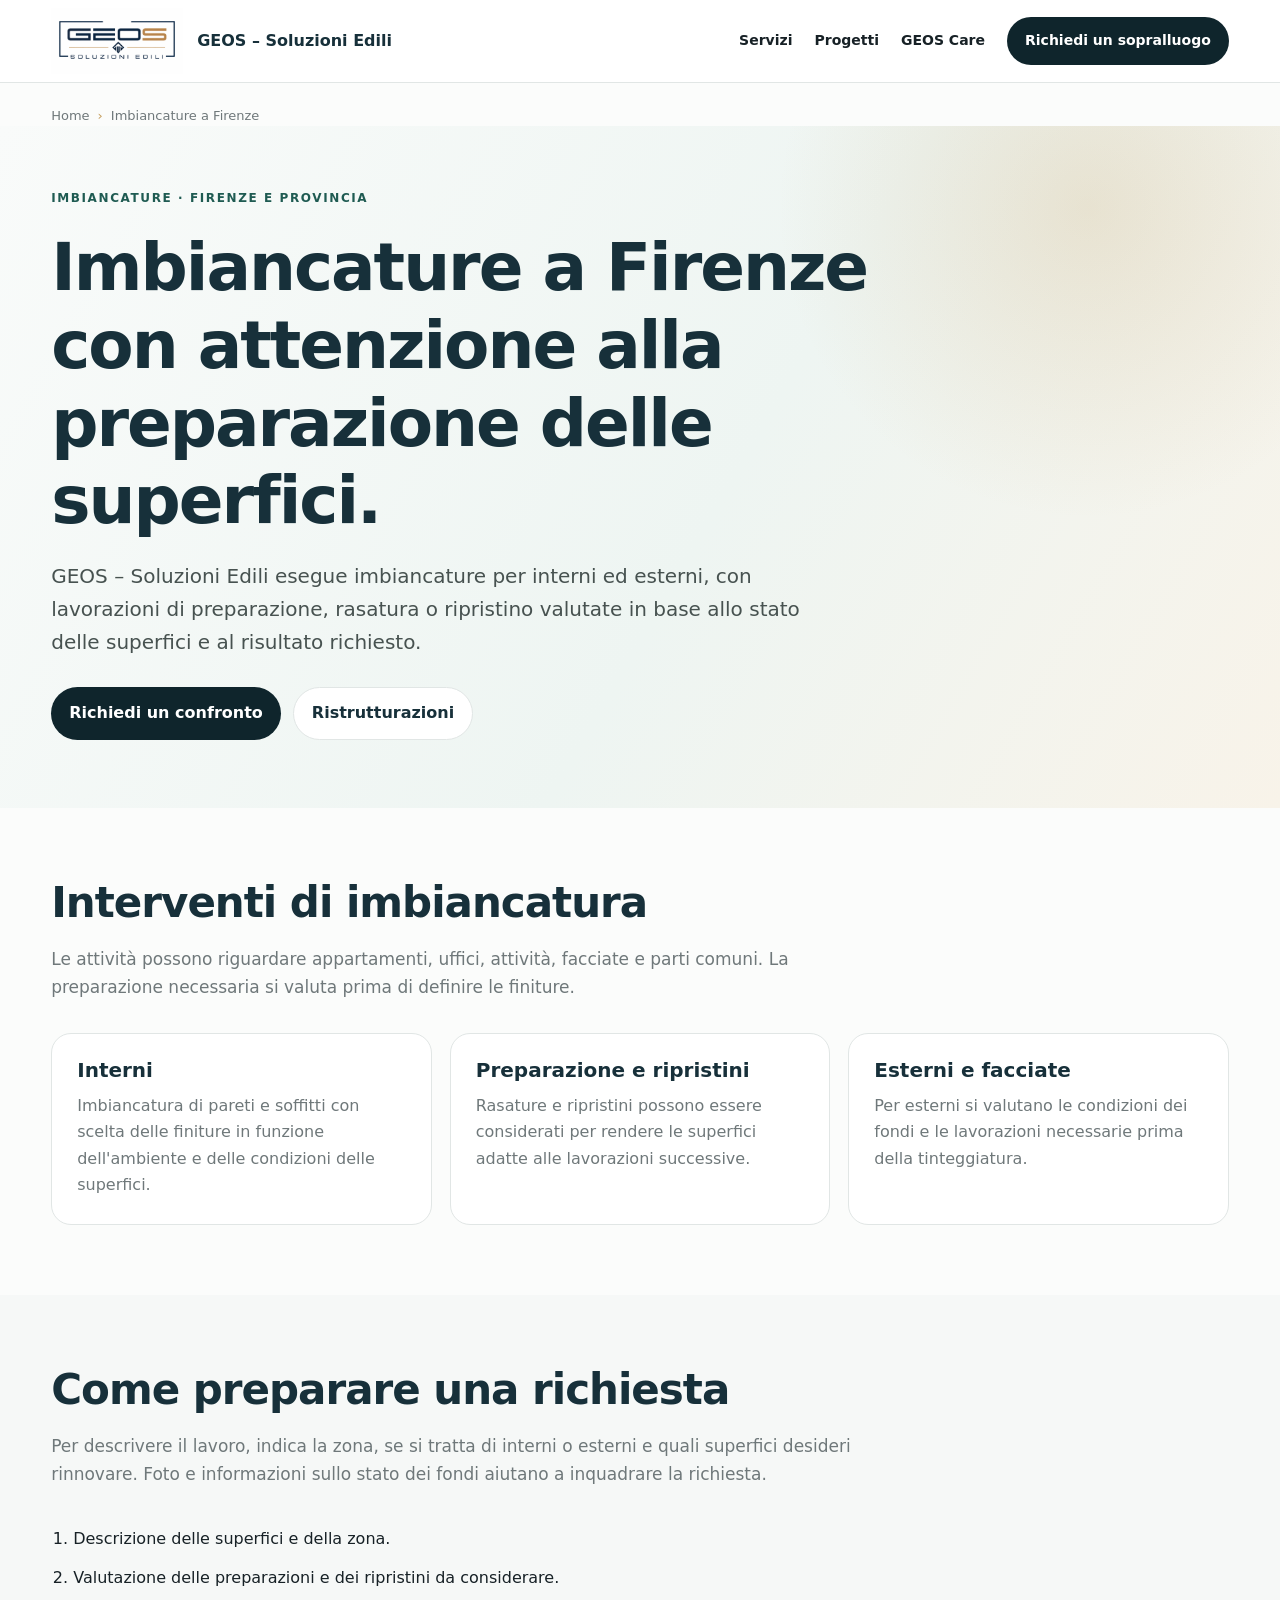
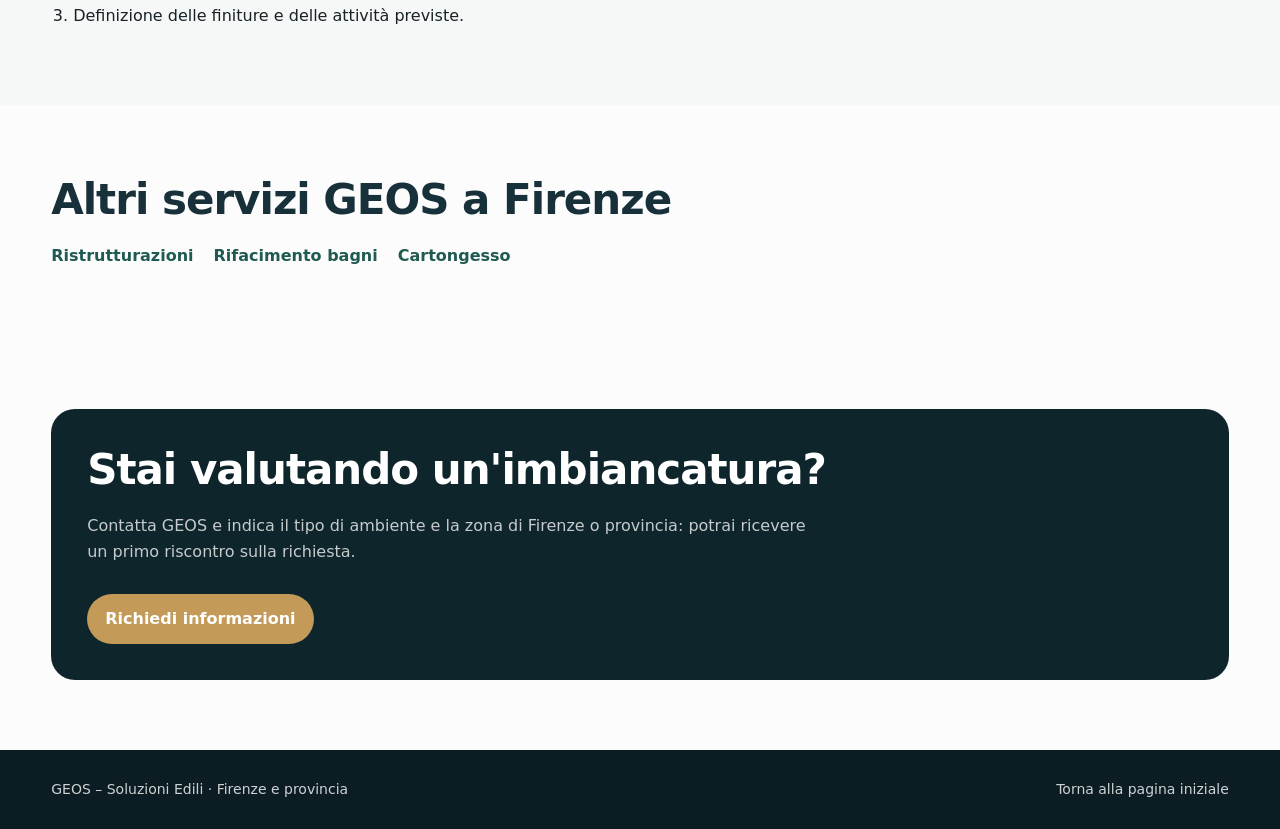
<file: imbiancature-firenze.html>
<!DOCTYPE html>
<html lang="it">
<head>
  <meta charset="UTF-8">
  <meta name="viewport" content="width=device-width, initial-scale=1">
  <link rel="icon" type="image/png" href="assets/geos-favicon.png">
  <title>Imbiancature a Firenze | GEOS – Soluzioni Edili</title>
  <meta name="description" content="Imbiancature interne ed esterne a Firenze e provincia, con preparazione dei fondi, rasature e ripristini in base alle superfici.">
  <meta name="robots" content="index,follow">
  <link rel="canonical" href="https://www.geossoluzioni.it/imbiancature-firenze.html">
  <meta property="og:type" content="website">
  <meta property="og:locale" content="it_IT">
  <meta property="og:site_name" content="GEOS – Soluzioni Edili">
  <meta property="og:url" content="https://www.geossoluzioni.it/imbiancature-firenze.html">
  <meta property="og:title" content="Imbiancature a Firenze | GEOS – Soluzioni Edili">
  <meta property="og:description" content="Imbiancature interne ed esterne a Firenze e provincia, preparazione dei fondi, rasature e ripristini.">
  <meta property="og:image" content="https://www.geossoluzioni.it/assets/logo.png">
  <link rel="stylesheet" href="service-pages.css">
  <script type="application/ld+json">
  {
    "@context": "https://schema.org",
    "@type": "WebPage",
    "name": "Imbiancature a Firenze | GEOS – Soluzioni Edili",
    "url": "https://www.geossoluzioni.it/imbiancature-firenze.html",
    "about": { "@id": "https://www.geossoluzioni.it/#business" }
  }
  </script>
</head>
<body>
  <header class="site-header">
    <div class="container nav">
      <a class="brand" href="index.html" aria-label="GEOS – Soluzioni Edili, pagina iniziale"><img src="assets/logo.png" alt="GEOS – Soluzioni Edili"><span>GEOS – Soluzioni Edili</span></a>
      <nav class="nav-links" aria-label="Navigazione principale"><a href="index.html#servizi">Servizi</a><a href="index.html#progetti">Progetti</a><a href="GeosCare.html">GEOS Care</a><a class="nav-cta" href="index.html#preventivo">Richiedi un sopralluogo</a></nav>
    </div>
  </header>
  <main>
    <div class="container breadcrumb"><a href="index.html">Home</a><span>›</span>Imbiancature a Firenze</div>
    <section class="hero">
      <div class="container">
        <span class="eyebrow">Imbiancature · Firenze e provincia</span>
        <h1>Imbiancature a Firenze con attenzione alla preparazione delle superfici.</h1>
        <p>GEOS – Soluzioni Edili esegue imbiancature per interni ed esterni, con lavorazioni di preparazione, rasatura o ripristino valutate in base allo stato delle superfici e al risultato richiesto.</p>
        <div class="hero-actions"><a class="button" href="index.html#preventivo">Richiedi un confronto</a><a class="button button-secondary" href="ristrutturazioni-firenze.html">Ristrutturazioni</a></div>
      </div>
    </section>
    <section class="section">
      <div class="container">
        <h2>Interventi di imbiancatura</h2>
        <p class="section-lead">Le attività possono riguardare appartamenti, uffici, attività, facciate e parti comuni. La preparazione necessaria si valuta prima di definire le finiture.</p>
        <div class="content-grid">
          <article class="content-card"><h3>Interni</h3><p>Imbiancatura di pareti e soffitti con scelta delle finiture in funzione dell'ambiente e delle condizioni delle superfici.</p></article>
          <article class="content-card"><h3>Preparazione e ripristini</h3><p>Rasature e ripristini possono essere considerati per rendere le superfici adatte alle lavorazioni successive.</p></article>
          <article class="content-card"><h3>Esterni e facciate</h3><p>Per esterni si valutano le condizioni dei fondi e le lavorazioni necessarie prima della tinteggiatura.</p></article>
        </div>
      </div>
    </section>
    <section class="section section-tint">
      <div class="container">
        <h2>Come preparare una richiesta</h2>
        <p class="section-lead">Per descrivere il lavoro, indica la zona, se si tratta di interni o esterni e quali superfici desideri rinnovare. Foto e informazioni sullo stato dei fondi aiutano a inquadrare la richiesta.</p>
        <ol class="steps"><li>Descrizione delle superfici e della zona.</li><li>Valutazione delle preparazioni e dei ripristini da considerare.</li><li>Definizione delle finiture e delle attività previste.</li></ol>
      </div>
    </section>
    <section class="section">
      <div class="container">
        <h2>Altri servizi GEOS a Firenze</h2>
        <div class="service-links"><a href="ristrutturazioni-firenze.html">Ristrutturazioni</a><a href="rifacimento-bagni-firenze.html">Rifacimento bagni</a><a href="cartongesso-firenze.html">Cartongesso</a></div>
      </div>
    </section>
    <section class="section">
      <div class="container contact-panel">
        <h2>Stai valutando un'imbiancatura?</h2>
        <p>Contatta GEOS e indica il tipo di ambiente e la zona di Firenze o provincia: potrai ricevere un primo riscontro sulla richiesta.</p>
        <a class="button" href="index.html#preventivo">Richiedi informazioni</a>
      </div>
    </section>
  </main>
  <footer class="site-footer"><div class="container footer-row"><span>GEOS – Soluzioni Edili · Firenze e provincia</span><a href="index.html">Torna alla pagina iniziale</a></div></footer>
</body>
</html>
</file>
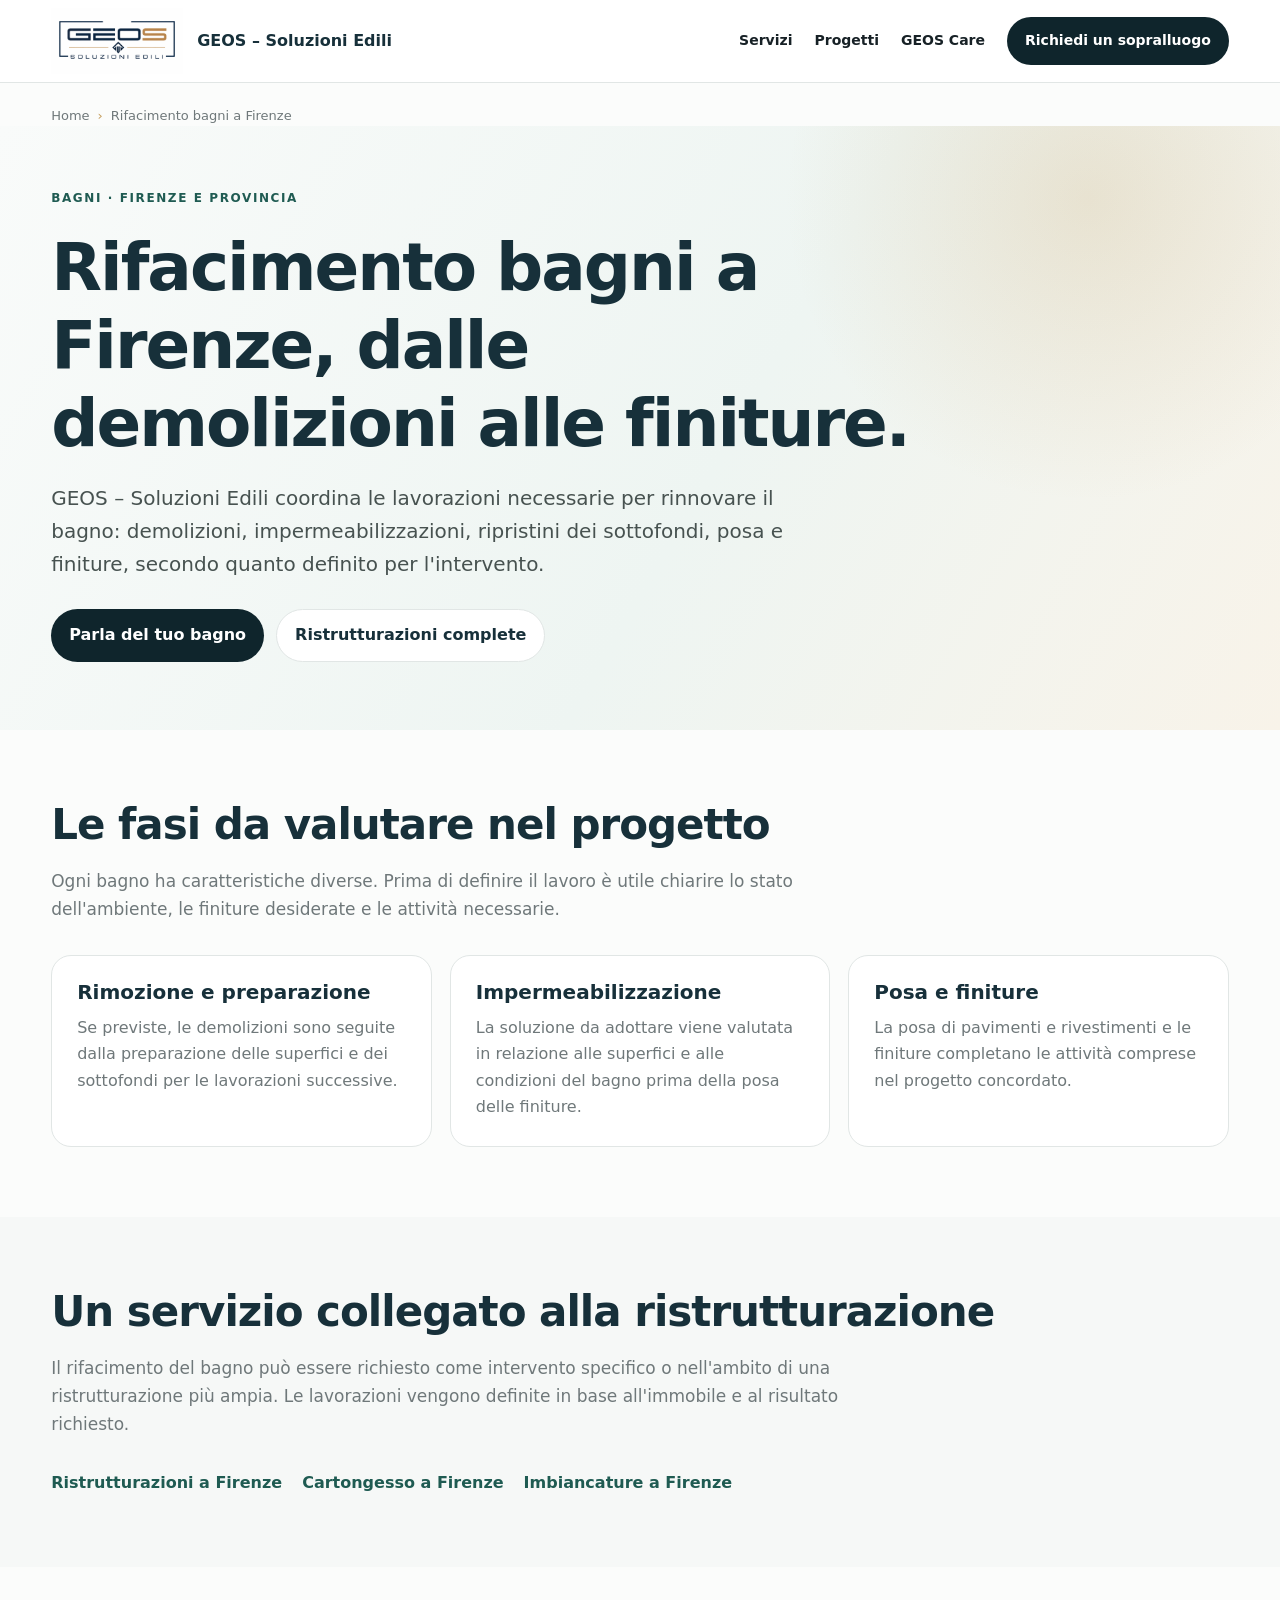
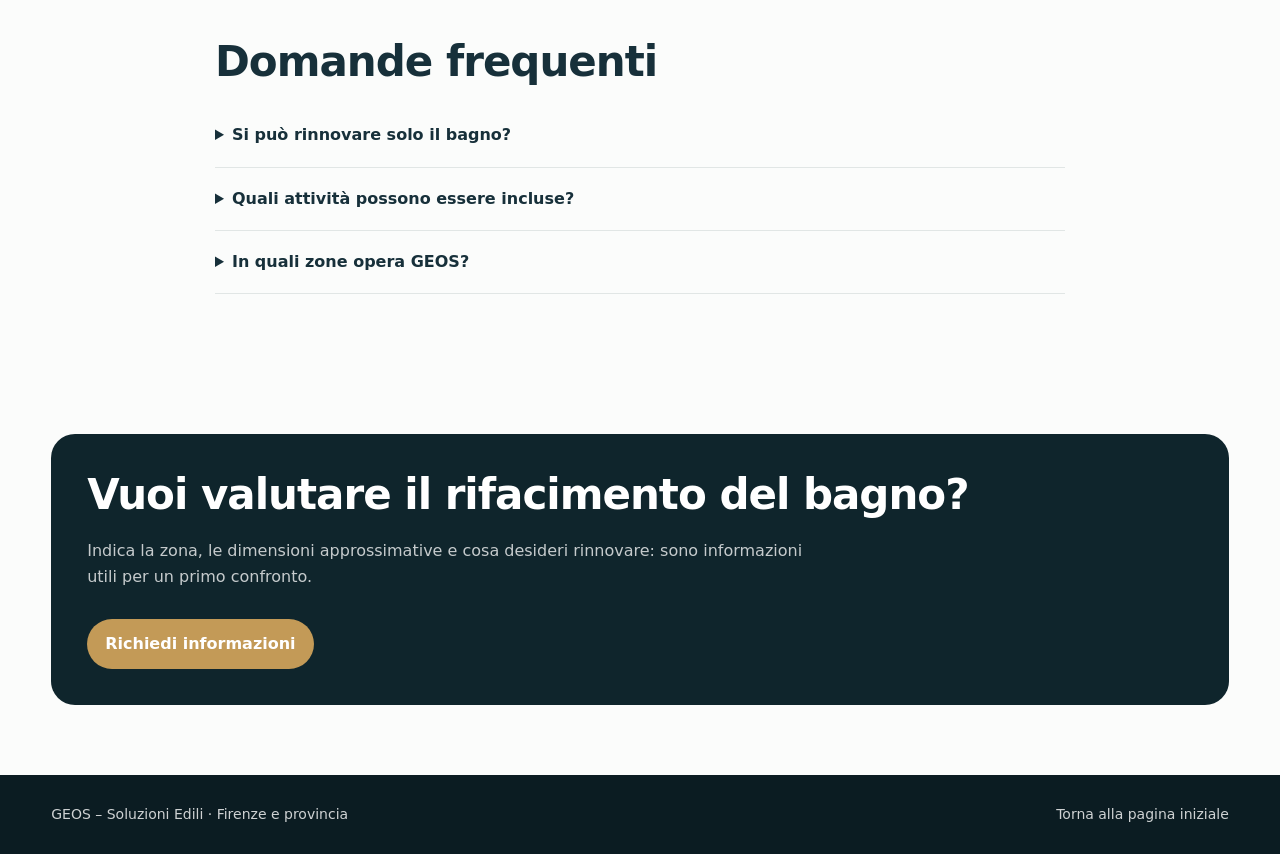
<file: rifacimento-bagni-firenze.html>
<!DOCTYPE html>
<html lang="it">
<head>
  <meta charset="UTF-8">
  <meta name="viewport" content="width=device-width, initial-scale=1">
  <link rel="icon" type="image/png" href="assets/geos-favicon.png">
  <title>Rifacimento Bagni a Firenze | GEOS – Soluzioni Edili</title>
  <meta name="description" content="GEOS coordina il rifacimento di bagni a Firenze: demolizioni, impermeabilizzazioni, ripristini, posa e finiture, secondo il progetto.">
  <meta name="robots" content="index,follow">
  <link rel="canonical" href="https://www.geossoluzioni.it/rifacimento-bagni-firenze.html">
  <meta property="og:type" content="website">
  <meta property="og:locale" content="it_IT">
  <meta property="og:site_name" content="GEOS – Soluzioni Edili">
  <meta property="og:url" content="https://www.geossoluzioni.it/rifacimento-bagni-firenze.html">
  <meta property="og:title" content="Rifacimento Bagni a Firenze | GEOS – Soluzioni Edili">
  <meta property="og:description" content="Demolizioni, impermeabilizzazioni, ripristini, posa e finiture per il rifacimento del bagno a Firenze e provincia.">
  <meta property="og:image" content="https://www.geossoluzioni.it/assets/logo.png">
  <link rel="stylesheet" href="service-pages.css">
  <script type="application/ld+json">
  {
    "@context": "https://schema.org",
    "@type": "WebPage",
    "name": "Rifacimento Bagni a Firenze | GEOS – Soluzioni Edili",
    "url": "https://www.geossoluzioni.it/rifacimento-bagni-firenze.html",
    "about": { "@id": "https://www.geossoluzioni.it/#business" }
  }
  </script>
</head>
<body>
  <header class="site-header">
    <div class="container nav">
      <a class="brand" href="index.html" aria-label="GEOS – Soluzioni Edili, pagina iniziale"><img src="assets/logo.png" alt="GEOS – Soluzioni Edili"><span>GEOS – Soluzioni Edili</span></a>
      <nav class="nav-links" aria-label="Navigazione principale"><a href="index.html#servizi">Servizi</a><a href="index.html#progetti">Progetti</a><a href="GeosCare.html">GEOS Care</a><a class="nav-cta" href="index.html#preventivo">Richiedi un sopralluogo</a></nav>
    </div>
  </header>
  <main>
    <div class="container breadcrumb"><a href="index.html">Home</a><span>›</span>Rifacimento bagni a Firenze</div>
    <section class="hero">
      <div class="container">
        <span class="eyebrow">Bagni · Firenze e provincia</span>
        <h1>Rifacimento bagni a Firenze, dalle demolizioni alle finiture.</h1>
        <p>GEOS – Soluzioni Edili coordina le lavorazioni necessarie per rinnovare il bagno: demolizioni, impermeabilizzazioni, ripristini dei sottofondi, posa e finiture, secondo quanto definito per l'intervento.</p>
        <div class="hero-actions"><a class="button" href="index.html#preventivo">Parla del tuo bagno</a><a class="button button-secondary" href="ristrutturazioni-firenze.html">Ristrutturazioni complete</a></div>
      </div>
    </section>
    <section class="section">
      <div class="container">
        <h2>Le fasi da valutare nel progetto</h2>
        <p class="section-lead">Ogni bagno ha caratteristiche diverse. Prima di definire il lavoro è utile chiarire lo stato dell'ambiente, le finiture desiderate e le attività necessarie.</p>
        <div class="content-grid">
          <article class="content-card"><h3>Rimozione e preparazione</h3><p>Se previste, le demolizioni sono seguite dalla preparazione delle superfici e dei sottofondi per le lavorazioni successive.</p></article>
          <article class="content-card"><h3>Impermeabilizzazione</h3><p>La soluzione da adottare viene valutata in relazione alle superfici e alle condizioni del bagno prima della posa delle finiture.</p></article>
          <article class="content-card"><h3>Posa e finiture</h3><p>La posa di pavimenti e rivestimenti e le finiture completano le attività comprese nel progetto concordato.</p></article>
        </div>
      </div>
    </section>
    <section class="section section-tint">
      <div class="container">
        <h2>Un servizio collegato alla ristrutturazione</h2>
        <p class="section-lead">Il rifacimento del bagno può essere richiesto come intervento specifico o nell'ambito di una ristrutturazione più ampia. Le lavorazioni vengono definite in base all'immobile e al risultato richiesto.</p>
        <div class="service-links"><a href="ristrutturazioni-firenze.html">Ristrutturazioni a Firenze</a><a href="cartongesso-firenze.html">Cartongesso a Firenze</a><a href="imbiancature-firenze.html">Imbiancature a Firenze</a></div>
      </div>
    </section>
    <section class="section">
      <div class="container faq">
        <h2>Domande frequenti</h2>
        <details><summary>Si può rinnovare solo il bagno?</summary><p>Sì, il sito presenta il rifacimento di bagni e cucine anche come servizio specifico; la richiesta viene valutata in base alle condizioni dell'immobile.</p></details>
        <details><summary>Quali attività possono essere incluse?</summary><p>In base al progetto possono essere considerate demolizioni, impermeabilizzazioni, ripristini dei sottofondi, posa e finiture. Il dettaglio viene concordato prima dell'avvio.</p></details>
        <details><summary>In quali zone opera GEOS?</summary><p>Il servizio è rivolto a Firenze e provincia. Per verificare la disponibilità, indica la zona nella richiesta di contatto.</p></details>
      </div>
    </section>
    <section class="section">
      <div class="container contact-panel">
        <h2>Vuoi valutare il rifacimento del bagno?</h2>
        <p>Indica la zona, le dimensioni approssimative e cosa desideri rinnovare: sono informazioni utili per un primo confronto.</p>
        <a class="button" href="index.html#preventivo">Richiedi informazioni</a>
      </div>
    </section>
  </main>
  <footer class="site-footer"><div class="container footer-row"><span>GEOS – Soluzioni Edili · Firenze e provincia</span><a href="index.html">Torna alla pagina iniziale</a></div></footer>
</body>
</html>
</file>
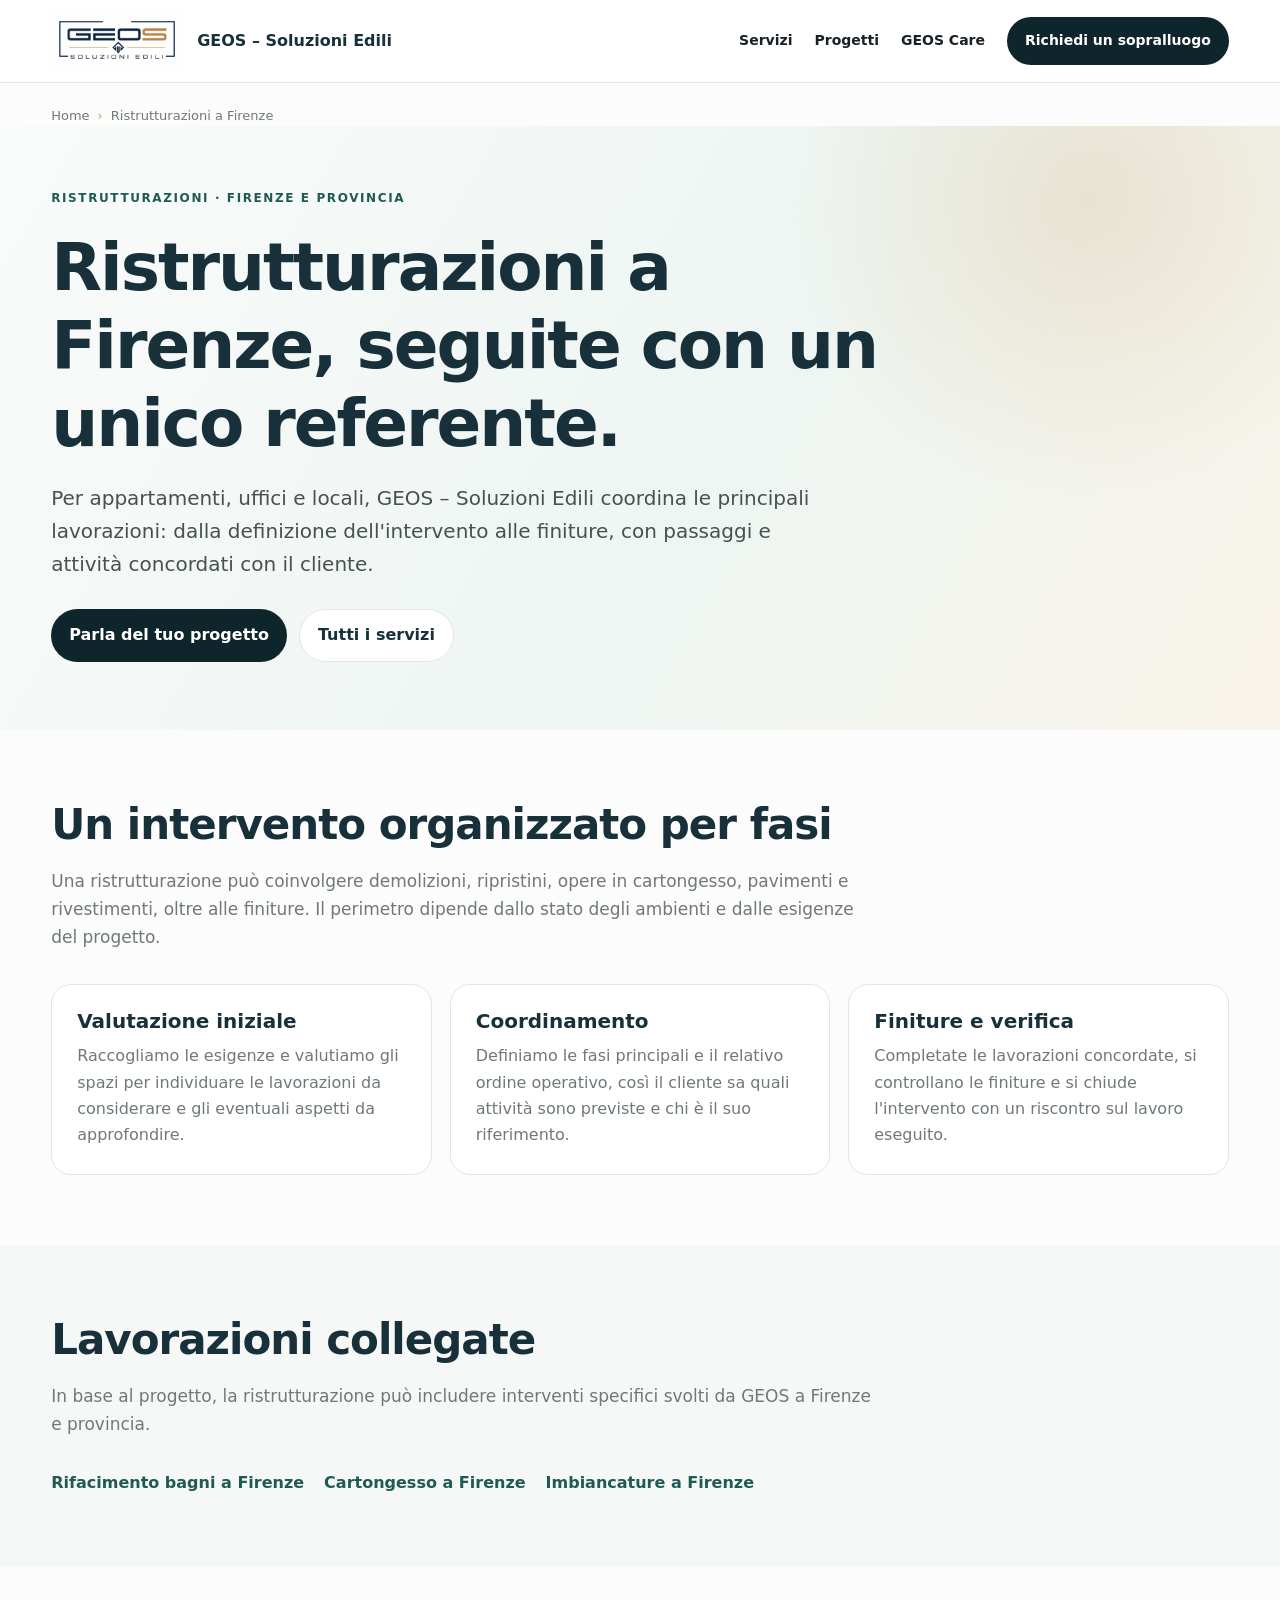
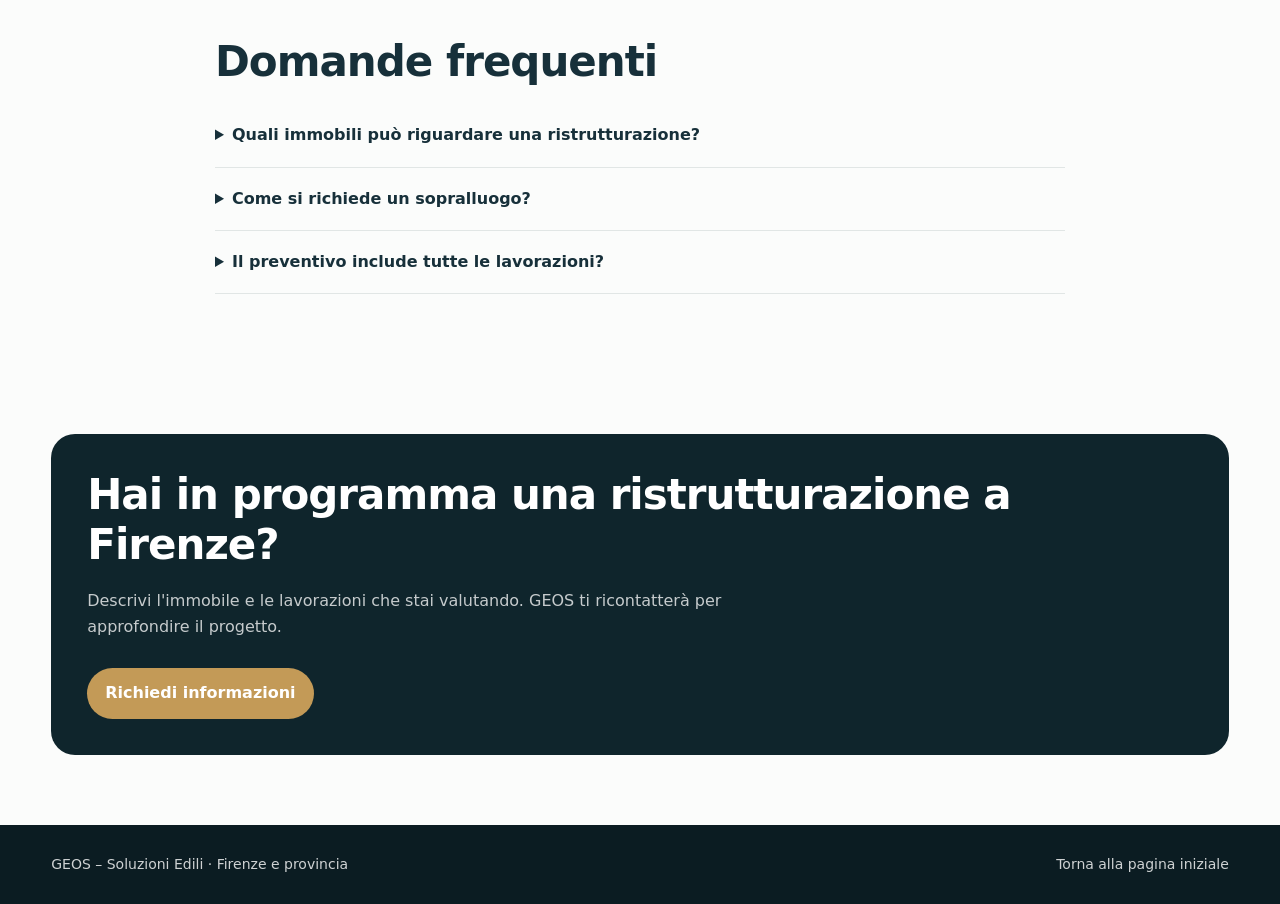
<file: ristrutturazioni-firenze.html>
<!DOCTYPE html>
<html lang="it">
<head>
  <meta charset="UTF-8">
  <meta name="viewport" content="width=device-width, initial-scale=1">
  <link rel="icon" type="image/png" href="assets/geos-favicon.png">
  <title>Ristrutturazioni a Firenze | GEOS – Soluzioni Edili</title>
  <meta name="description" content="Ristrutturazioni di appartamenti, uffici e locali a Firenze e provincia. GEOS coordina le lavorazioni, dal sopralluogo alle finiture.">
  <meta name="robots" content="index,follow">
  <link rel="canonical" href="https://www.geossoluzioni.it/ristrutturazioni-firenze.html">
  <meta property="og:type" content="website">
  <meta property="og:locale" content="it_IT">
  <meta property="og:site_name" content="GEOS – Soluzioni Edili">
  <meta property="og:url" content="https://www.geossoluzioni.it/ristrutturazioni-firenze.html">
  <meta property="og:title" content="Ristrutturazioni a Firenze | GEOS – Soluzioni Edili">
  <meta property="og:description" content="Ristrutturazioni di appartamenti, uffici e locali a Firenze e provincia. Dal sopralluogo alle finiture.">
  <meta property="og:image" content="https://www.geossoluzioni.it/assets/logo.png">
  <link rel="stylesheet" href="service-pages.css">
  <script type="application/ld+json">
  {
    "@context": "https://schema.org",
    "@type": "WebPage",
    "name": "Ristrutturazioni a Firenze | GEOS – Soluzioni Edili",
    "url": "https://www.geossoluzioni.it/ristrutturazioni-firenze.html",
    "about": { "@id": "https://www.geossoluzioni.it/#business" }
  }
  </script>
</head>
<body>
  <header class="site-header">
    <div class="container nav">
      <a class="brand" href="index.html" aria-label="GEOS – Soluzioni Edili, pagina iniziale">
        <img src="assets/logo.png" alt="GEOS – Soluzioni Edili">
        <span>GEOS – Soluzioni Edili</span>
      </a>
      <nav class="nav-links" aria-label="Navigazione principale">
        <a href="index.html#servizi">Servizi</a>
        <a href="index.html#progetti">Progetti</a>
        <a href="GeosCare.html">GEOS Care</a>
        <a class="nav-cta" href="index.html#preventivo">Richiedi un sopralluogo</a>
      </nav>
    </div>
  </header>
  <main>
    <div class="container breadcrumb"><a href="index.html">Home</a><span>›</span>Ristrutturazioni a Firenze</div>
    <section class="hero">
      <div class="container">
        <span class="eyebrow">Ristrutturazioni · Firenze e provincia</span>
        <h1>Ristrutturazioni a Firenze, seguite con un unico referente.</h1>
        <p>Per appartamenti, uffici e locali, GEOS – Soluzioni Edili coordina le principali lavorazioni: dalla definizione dell'intervento alle finiture, con passaggi e attività concordati con il cliente.</p>
        <div class="hero-actions">
          <a class="button" href="index.html#preventivo">Parla del tuo progetto</a>
          <a class="button button-secondary" href="index.html#servizi">Tutti i servizi</a>
        </div>
      </div>
    </section>
    <section class="section">
      <div class="container">
        <h2>Un intervento organizzato per fasi</h2>
        <p class="section-lead">Una ristrutturazione può coinvolgere demolizioni, ripristini, opere in cartongesso, pavimenti e rivestimenti, oltre alle finiture. Il perimetro dipende dallo stato degli ambienti e dalle esigenze del progetto.</p>
        <div class="content-grid">
          <article class="content-card"><h3>Valutazione iniziale</h3><p>Raccogliamo le esigenze e valutiamo gli spazi per individuare le lavorazioni da considerare e gli eventuali aspetti da approfondire.</p></article>
          <article class="content-card"><h3>Coordinamento</h3><p>Definiamo le fasi principali e il relativo ordine operativo, così il cliente sa quali attività sono previste e chi è il suo riferimento.</p></article>
          <article class="content-card"><h3>Finiture e verifica</h3><p>Completate le lavorazioni concordate, si controllano le finiture e si chiude l'intervento con un riscontro sul lavoro eseguito.</p></article>
        </div>
      </div>
    </section>
    <section class="section section-tint">
      <div class="container">
        <h2>Lavorazioni collegate</h2>
        <p class="section-lead">In base al progetto, la ristrutturazione può includere interventi specifici svolti da GEOS a Firenze e provincia.</p>
        <div class="service-links">
          <a href="rifacimento-bagni-firenze.html">Rifacimento bagni a Firenze</a>
          <a href="cartongesso-firenze.html">Cartongesso a Firenze</a>
          <a href="imbiancature-firenze.html">Imbiancature a Firenze</a>
        </div>
      </div>
    </section>
    <section class="section">
      <div class="container faq">
        <h2>Domande frequenti</h2>
        <details><summary>Quali immobili può riguardare una ristrutturazione?</summary><p>GEOS presenta servizi per appartamenti, uffici e locali a Firenze e provincia. La fattibilità e le lavorazioni vengono definite in base alle caratteristiche dell'immobile.</p></details>
        <details><summary>Come si richiede un sopralluogo?</summary><p>Puoi inviare una richiesta dalla pagina contatti indicando zona, tipo di intervento e una breve descrizione. GEOS valuterà come procedere.</p></details>
        <details><summary>Il preventivo include tutte le lavorazioni?</summary><p>Le attività e le relative condizioni vengono definite per il singolo progetto prima dell'avvio dei lavori.</p></details>
      </div>
    </section>
    <section class="section">
      <div class="container contact-panel">
        <h2>Hai in programma una ristrutturazione a Firenze?</h2>
        <p>Descrivi l'immobile e le lavorazioni che stai valutando. GEOS ti ricontatterà per approfondire il progetto.</p>
        <a class="button" href="index.html#preventivo">Richiedi informazioni</a>
      </div>
    </section>
  </main>
  <footer class="site-footer"><div class="container footer-row"><span>GEOS – Soluzioni Edili · Firenze e provincia</span><a href="index.html">Torna alla pagina iniziale</a></div></footer>
</body>
</html>
</file>
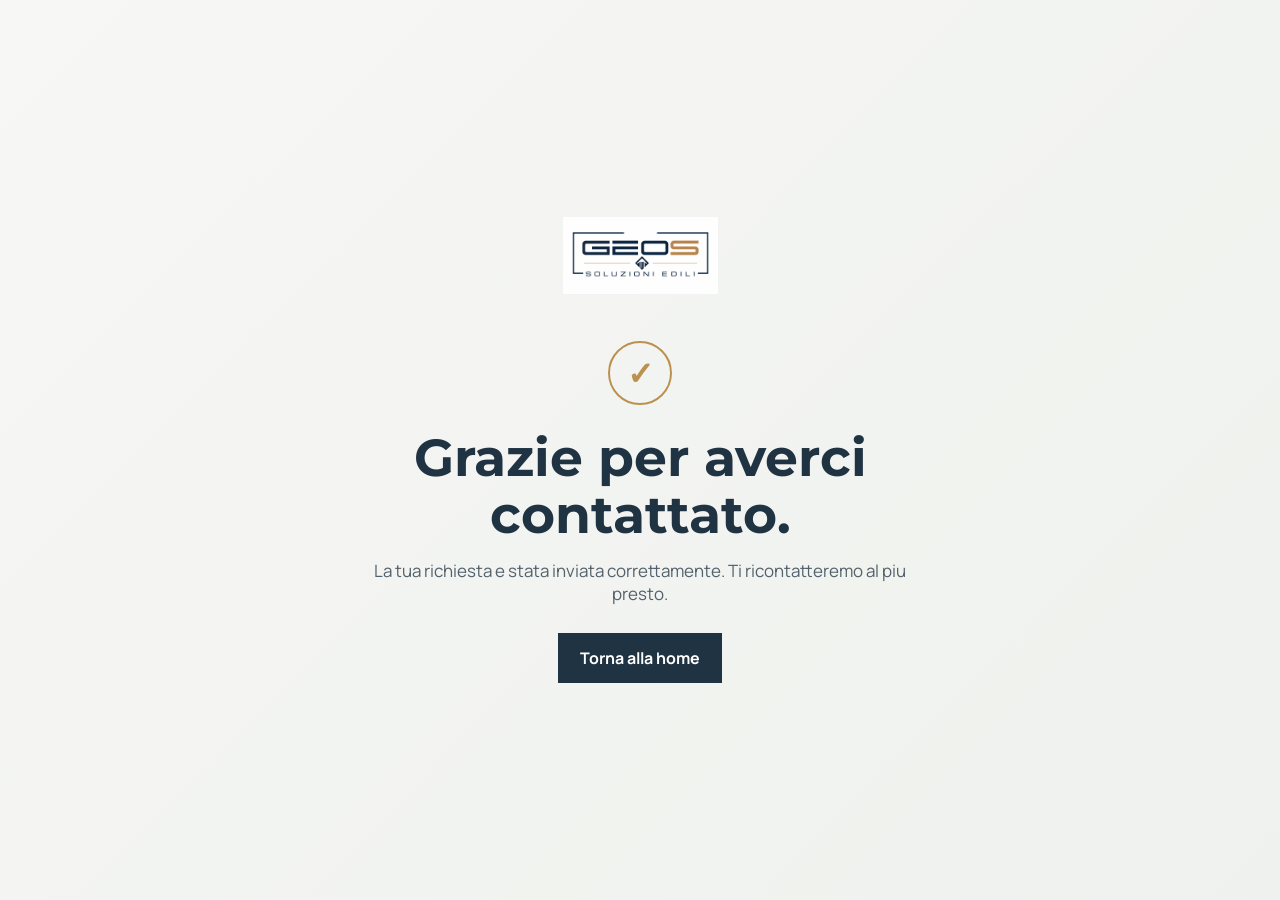
<file: thanks.html>
<!DOCTYPE html>
<html lang="it">
<head>
  <meta charset="UTF-8" />
  <meta name="viewport" content="width=device-width, initial-scale=1.0" />
  <link rel="icon" type="image/png" href="assets/geos-favicon.png" />
  <meta name="robots" content="noindex,follow" />
  <meta http-equiv="refresh" content="5;url=index.html" />
  <title>Richiesta inviata | GEOS – Soluzioni Edili</title>
  <link rel="preconnect" href="https://fonts.googleapis.com">
  <link rel="preconnect" href="https://fonts.gstatic.com" crossorigin>
  <link href="https://fonts.googleapis.com/css2?family=Manrope:wght@400;600;700;800&family=Montserrat:wght@600;700&display=swap" rel="stylesheet">
  <style>
    :root { color-scheme: light; }
    * { box-sizing: border-box; }
    body {
      min-height: 100vh;
      margin: 0;
      display: grid;
      place-items: center;
      padding: 24px;
      color: #203342;
      background: linear-gradient(135deg, #f7f7f5 0%, #eef1ed 100%);
      font-family: "Manrope", sans-serif;
      text-align: center;
    }
    main { width: min(560px, 100%); }
    img { width: 155px; margin: 0 auto 42px; }
    .check {
      width: 64px;
      height: 64px;
      margin: 0 auto 24px;
      display: grid;
      place-items: center;
      border: 2px solid #bc9150;
      border-radius: 50%;
      color: #bc9150;
      font-size: 32px;
      font-weight: 700;
    }
    h1 {
      margin: 0 0 16px;
      font-family: "Montserrat", sans-serif;
      font-size: clamp(32px, 6vw, 52px);
      line-height: 1.1;
    }
    p { margin: 0 0 28px; color: #52616b; font-size: 17px; }
    a {
      display: inline-block;
      padding: 14px 22px;
      color: white;
      background: #203342;
      text-decoration: none;
      font-weight: 700;
    }
    a:hover { background: #bc9150; }
  </style>
</head>
<body>
  <main>
    <img src="assets/logo.png" alt="Logo GEOS – Soluzioni Edili" />
    <div class="check" aria-hidden="true">&#10003;</div>
    <h1>Grazie per averci contattato.</h1>
    <p>La tua richiesta e stata inviata correttamente. Ti ricontatteremo al piu presto.</p>
    <a href="index.html">Torna alla home</a>
  </main>
  <script>
    window.setTimeout(function () {
      window.location.href = "index.html";
    }, 5000);
  </script>
</body>
</html>
</file>
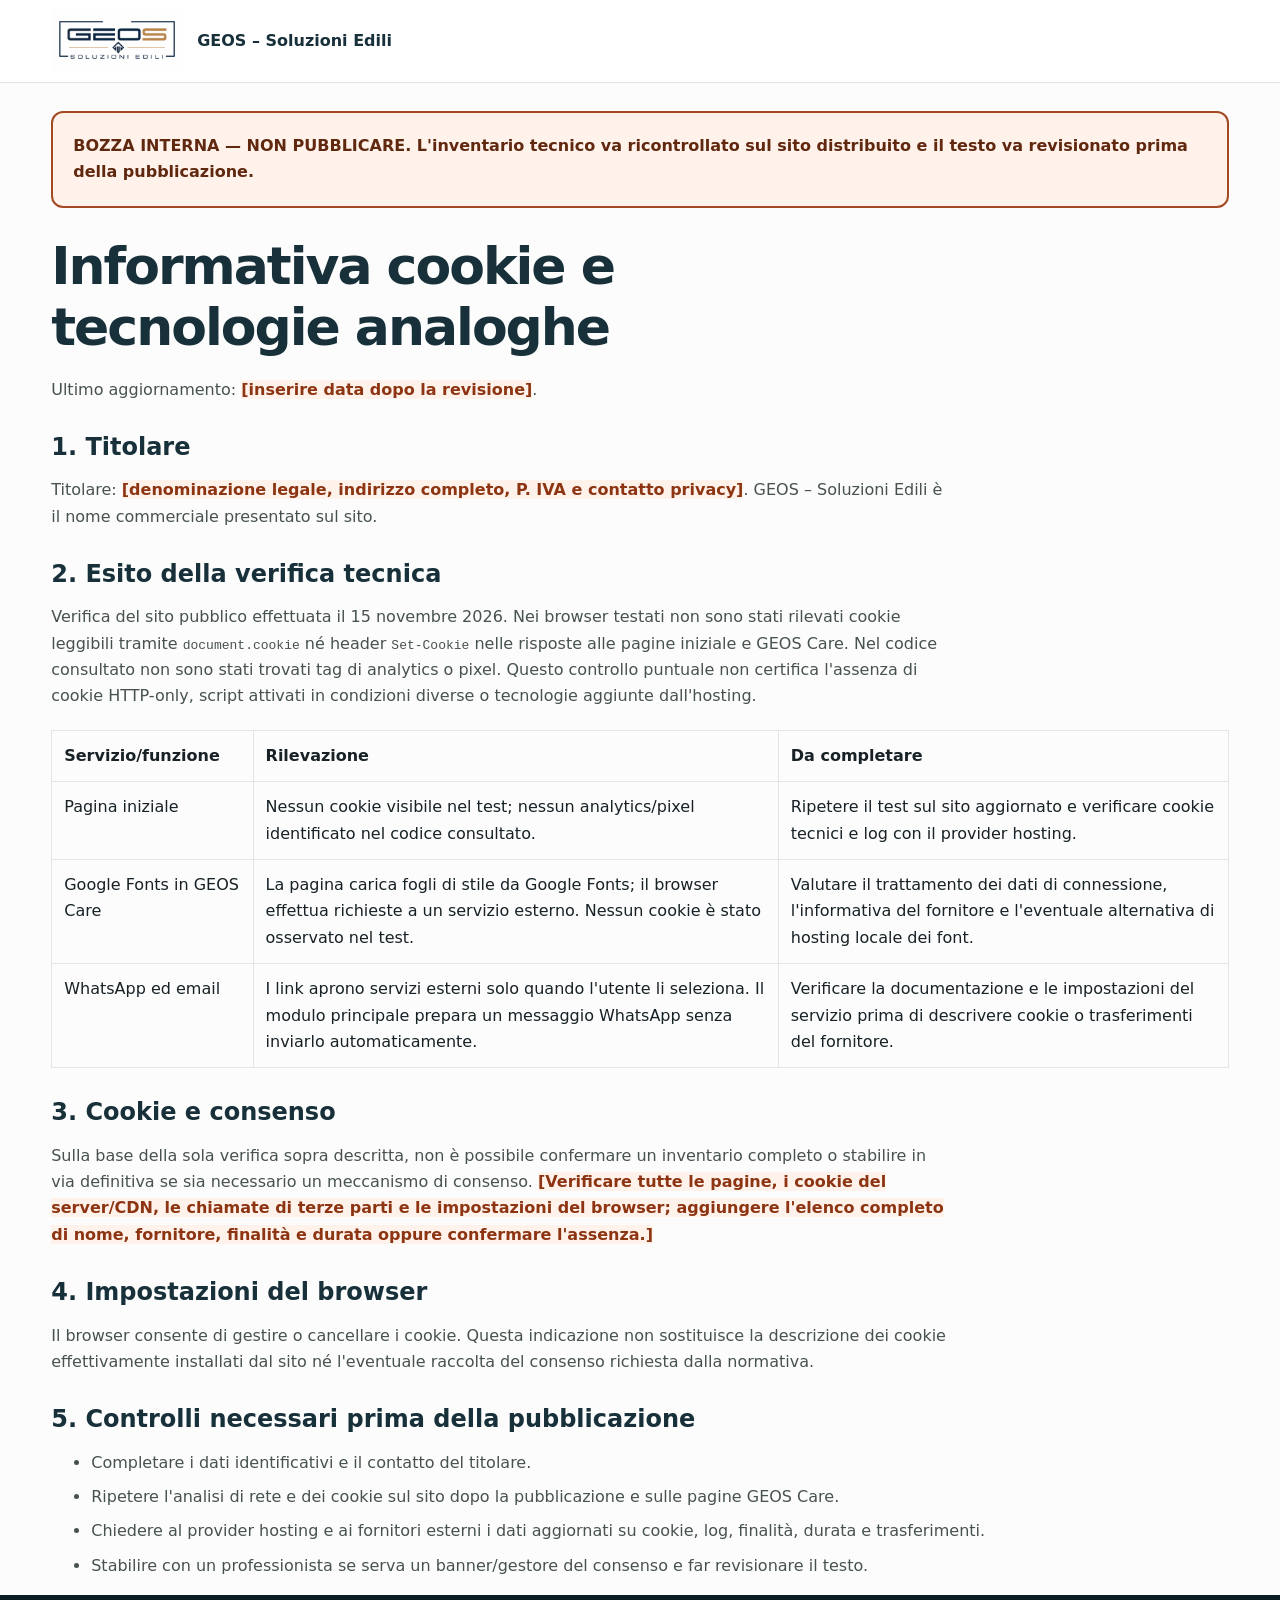
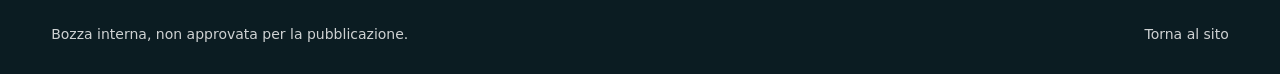
<file: legal-drafts/cookie-bozza.html>
<!DOCTYPE html>
<html lang="it">
<head>
  <meta charset="UTF-8">
  <meta name="viewport" content="width=device-width, initial-scale=1">
  <link rel="icon" type="image/png" href="../assets/geos-favicon.png">
  <title>Bozza informativa cookie | GEOS – Soluzioni Edili</title>
  <meta name="robots" content="noindex,nofollow">
  <link rel="stylesheet" href="../service-pages.css">
  <style>
    .draft-alert{margin:28px 0;padding:20px;border:2px solid #a34a24;border-radius:12px;background:#fff2eb;color:#60280f;font-weight:800}
    .draft-page h1{font-size:clamp(34px,5vw,52px)}
    .draft-page h2{margin:30px 0 12px}
    .draft-page p,.draft-page li{max-width:900px;color:#475250}
    .draft-page li{margin:8px 0}
    .draft-page .placeholder{background:#fff2eb;color:#8d3512;font-weight:800}
    .draft-page table{width:100%;margin:20px 0;border-collapse:collapse;text-align:left}
    .draft-page th,.draft-page td{padding:12px;border:1px solid var(--line);vertical-align:top}
  </style>
</head>
<body>
  <header class="site-header"><div class="container nav"><a class="brand" href="../index.html"><img src="../assets/logo.png" alt="GEOS – Soluzioni Edili"><span>GEOS – Soluzioni Edili</span></a></div></header>
  <main class="container draft-page">
    <div class="draft-alert">BOZZA INTERNA — NON PUBBLICARE. L'inventario tecnico va ricontrollato sul sito distribuito e il testo va revisionato prima della pubblicazione.</div>
    <h1>Informativa cookie e tecnologie analoghe</h1>
    <p>Ultimo aggiornamento: <span class="placeholder">[inserire data dopo la revisione]</span>.</p>

    <h2>1. Titolare</h2>
    <p>Titolare: <span class="placeholder">[denominazione legale, indirizzo completo, P. IVA e contatto privacy]</span>. GEOS – Soluzioni Edili è il nome commerciale presentato sul sito.</p>

    <h2>2. Esito della verifica tecnica</h2>
    <p>Verifica del sito pubblico effettuata il 15 novembre 2026. Nei browser testati non sono stati rilevati cookie leggibili tramite <code>document.cookie</code> né header <code>Set-Cookie</code> nelle risposte alle pagine iniziale e GEOS Care. Nel codice consultato non sono stati trovati tag di analytics o pixel. Questo controllo puntuale non certifica l'assenza di cookie HTTP-only, script attivati in condizioni diverse o tecnologie aggiunte dall'hosting.</p>

    <table>
      <thead><tr><th>Servizio/funzione</th><th>Rilevazione</th><th>Da completare</th></tr></thead>
      <tbody>
        <tr><td>Pagina iniziale</td><td>Nessun cookie visibile nel test; nessun analytics/pixel identificato nel codice consultato.</td><td>Ripetere il test sul sito aggiornato e verificare cookie tecnici e log con il provider hosting.</td></tr>
        <tr><td>Google Fonts in GEOS Care</td><td>La pagina carica fogli di stile da Google Fonts; il browser effettua richieste a un servizio esterno. Nessun cookie è stato osservato nel test.</td><td>Valutare il trattamento dei dati di connessione, l'informativa del fornitore e l'eventuale alternativa di hosting locale dei font.</td></tr>
        <tr><td>WhatsApp ed email</td><td>I link aprono servizi esterni solo quando l'utente li seleziona. Il modulo principale prepara un messaggio WhatsApp senza inviarlo automaticamente.</td><td>Verificare la documentazione e le impostazioni del servizio prima di descrivere cookie o trasferimenti del fornitore.</td></tr>
      </tbody>
    </table>

    <h2>3. Cookie e consenso</h2>
    <p>Sulla base della sola verifica sopra descritta, non è possibile confermare un inventario completo o stabilire in via definitiva se sia necessario un meccanismo di consenso. <span class="placeholder">[Verificare tutte le pagine, i cookie del server/CDN, le chiamate di terze parti e le impostazioni del browser; aggiungere l'elenco completo di nome, fornitore, finalità e durata oppure confermare l'assenza.]</span></p>

    <h2>4. Impostazioni del browser</h2>
    <p>Il browser consente di gestire o cancellare i cookie. Questa indicazione non sostituisce la descrizione dei cookie effettivamente installati dal sito né l'eventuale raccolta del consenso richiesta dalla normativa.</p>

    <h2>5. Controlli necessari prima della pubblicazione</h2>
    <ul>
      <li>Completare i dati identificativi e il contatto del titolare.</li>
      <li>Ripetere l'analisi di rete e dei cookie sul sito dopo la pubblicazione e sulle pagine GEOS Care.</li>
      <li>Chiedere al provider hosting e ai fornitori esterni i dati aggiornati su cookie, log, finalità, durata e trasferimenti.</li>
      <li>Stabilire con un professionista se serva un banner/gestore del consenso e far revisionare il testo.</li>
    </ul>
  </main>
  <footer class="site-footer"><div class="container footer-row"><span>Bozza interna, non approvata per la pubblicazione.</span><a href="../index.html">Torna al sito</a></div></footer>
</body>
</html>
</file>
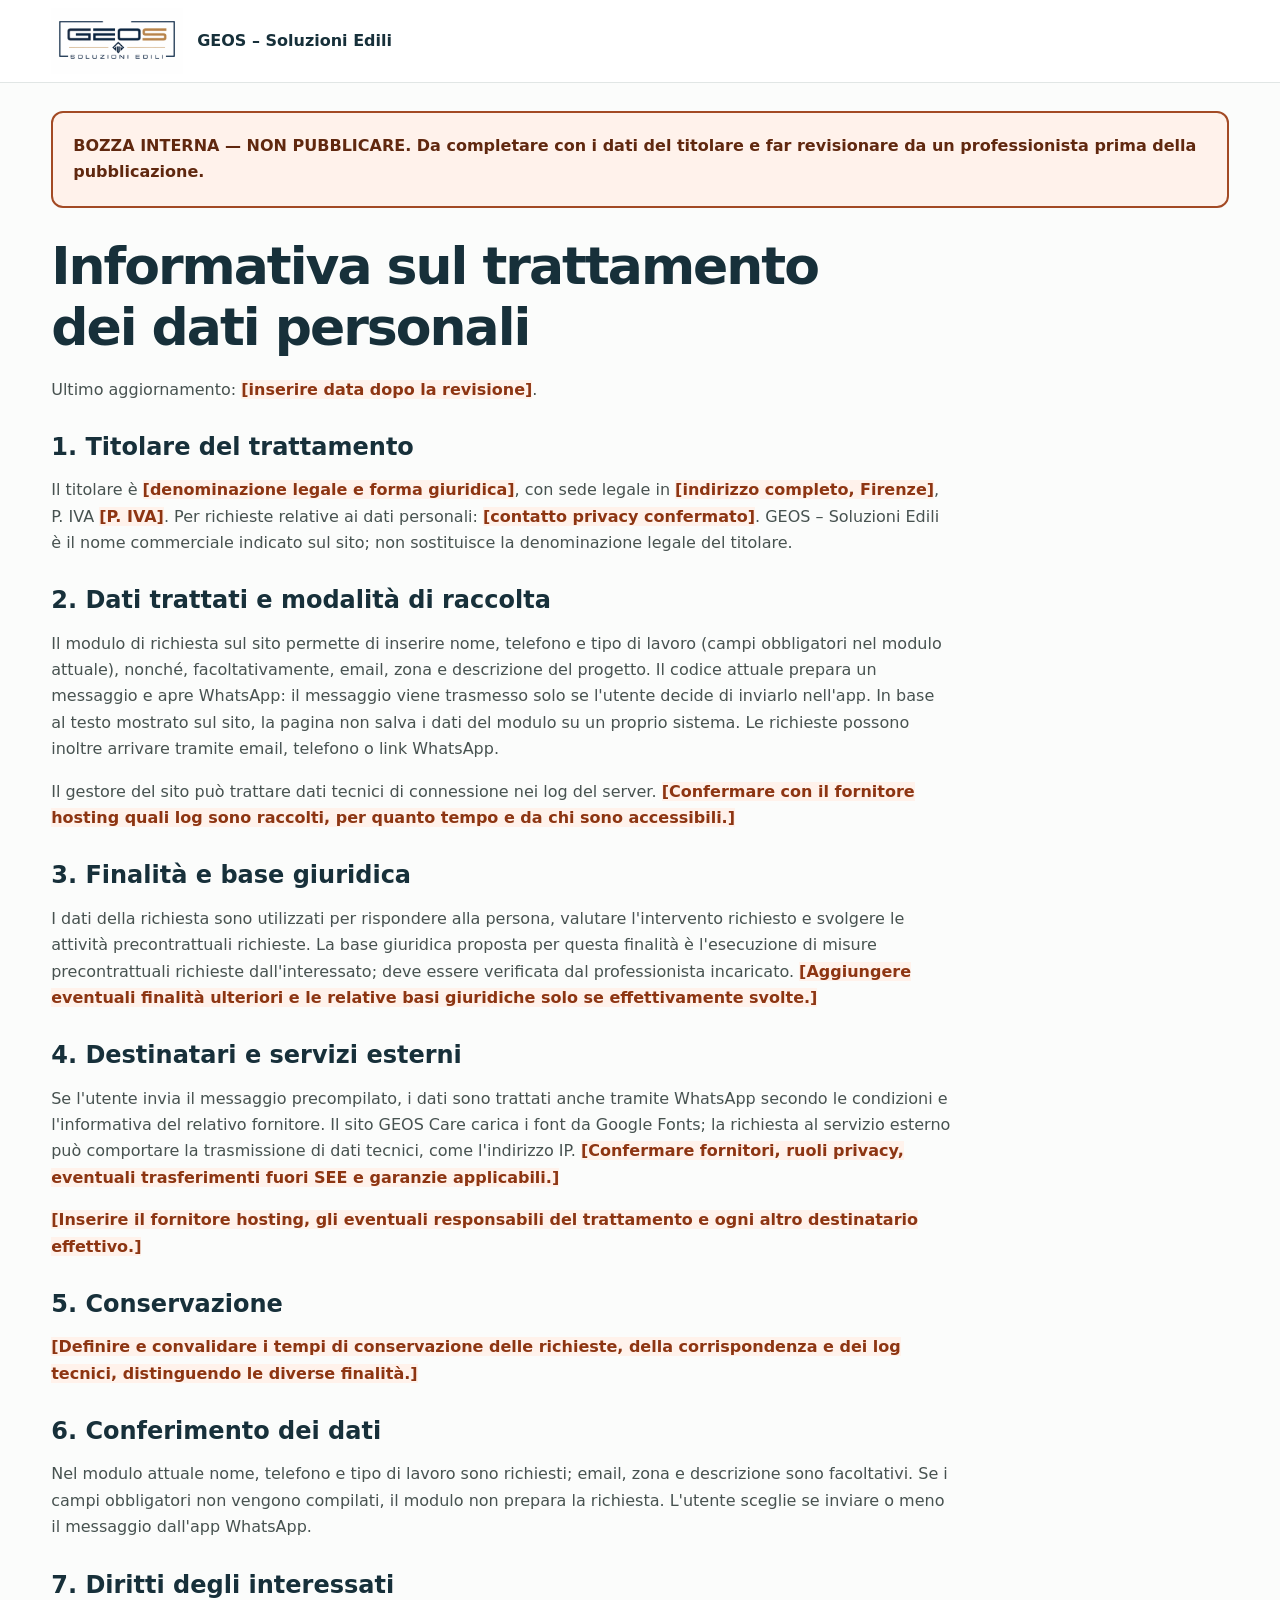
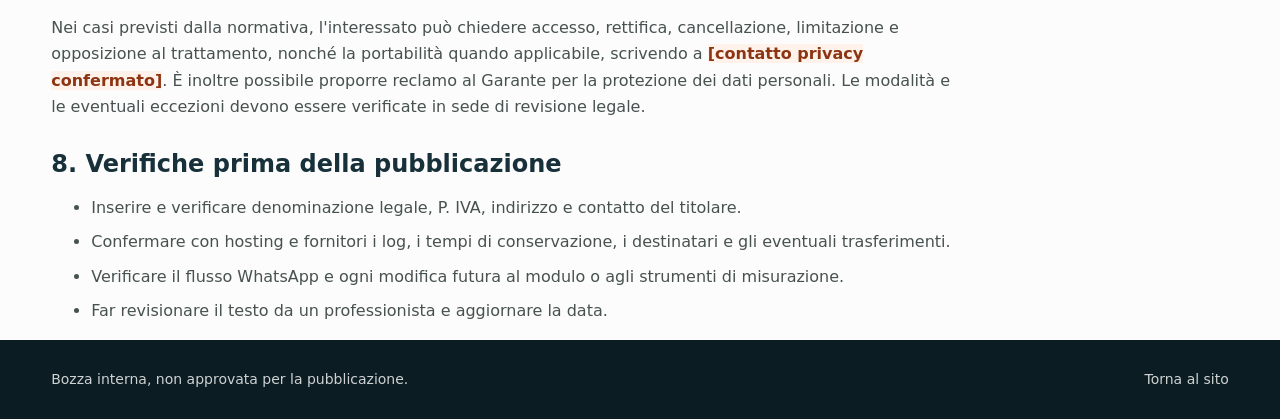
<file: legal-drafts/privacy-bozza.html>
<!DOCTYPE html>
<html lang="it">
<head>
  <meta charset="UTF-8">
  <meta name="viewport" content="width=device-width, initial-scale=1">
  <link rel="icon" type="image/png" href="../assets/geos-favicon.png">
  <title>Bozza informativa privacy | GEOS – Soluzioni Edili</title>
  <meta name="robots" content="noindex,nofollow">
  <link rel="stylesheet" href="../service-pages.css">
  <style>
    .draft-alert{margin:28px 0;padding:20px;border:2px solid #a34a24;border-radius:12px;background:#fff2eb;color:#60280f;font-weight:800}
    .draft-page h1{font-size:clamp(34px,5vw,52px)}
    .draft-page h2{margin:30px 0 12px}
    .draft-page p,.draft-page li{max-width:900px;color:#475250}
    .draft-page li{margin:8px 0}
    .draft-page .placeholder{background:#fff2eb;color:#8d3512;font-weight:800}
  </style>
</head>
<body>
  <header class="site-header"><div class="container nav"><a class="brand" href="../index.html"><img src="../assets/logo.png" alt="GEOS – Soluzioni Edili"><span>GEOS – Soluzioni Edili</span></a></div></header>
  <main class="container draft-page">
    <div class="draft-alert">BOZZA INTERNA — NON PUBBLICARE. Da completare con i dati del titolare e far revisionare da un professionista prima della pubblicazione.</div>
    <h1>Informativa sul trattamento dei dati personali</h1>
    <p>Ultimo aggiornamento: <span class="placeholder">[inserire data dopo la revisione]</span>.</p>

    <h2>1. Titolare del trattamento</h2>
    <p>Il titolare è <span class="placeholder">[denominazione legale e forma giuridica]</span>, con sede legale in <span class="placeholder">[indirizzo completo, Firenze]</span>, P. IVA <span class="placeholder">[P. IVA]</span>. Per richieste relative ai dati personali: <span class="placeholder">[contatto privacy confermato]</span>. GEOS – Soluzioni Edili è il nome commerciale indicato sul sito; non sostituisce la denominazione legale del titolare.</p>

    <h2>2. Dati trattati e modalità di raccolta</h2>
    <p>Il modulo di richiesta sul sito permette di inserire nome, telefono e tipo di lavoro (campi obbligatori nel modulo attuale), nonché, facoltativamente, email, zona e descrizione del progetto. Il codice attuale prepara un messaggio e apre WhatsApp: il messaggio viene trasmesso solo se l'utente decide di inviarlo nell'app. In base al testo mostrato sul sito, la pagina non salva i dati del modulo su un proprio sistema. Le richieste possono inoltre arrivare tramite email, telefono o link WhatsApp.</p>
    <p>Il gestore del sito può trattare dati tecnici di connessione nei log del server. <span class="placeholder">[Confermare con il fornitore hosting quali log sono raccolti, per quanto tempo e da chi sono accessibili.]</span></p>

    <h2>3. Finalità e base giuridica</h2>
    <p>I dati della richiesta sono utilizzati per rispondere alla persona, valutare l'intervento richiesto e svolgere le attività precontrattuali richieste. La base giuridica proposta per questa finalità è l'esecuzione di misure precontrattuali richieste dall'interessato; deve essere verificata dal professionista incaricato. <span class="placeholder">[Aggiungere eventuali finalità ulteriori e le relative basi giuridiche solo se effettivamente svolte.]</span></p>

    <h2>4. Destinatari e servizi esterni</h2>
    <p>Se l'utente invia il messaggio precompilato, i dati sono trattati anche tramite WhatsApp secondo le condizioni e l'informativa del relativo fornitore. Il sito GEOS Care carica i font da Google Fonts; la richiesta al servizio esterno può comportare la trasmissione di dati tecnici, come l'indirizzo IP. <span class="placeholder">[Confermare fornitori, ruoli privacy, eventuali trasferimenti fuori SEE e garanzie applicabili.]</span></p>
    <p><span class="placeholder">[Inserire il fornitore hosting, gli eventuali responsabili del trattamento e ogni altro destinatario effettivo.]</span></p>

    <h2>5. Conservazione</h2>
    <p><span class="placeholder">[Definire e convalidare i tempi di conservazione delle richieste, della corrispondenza e dei log tecnici, distinguendo le diverse finalità.]</span></p>

    <h2>6. Conferimento dei dati</h2>
    <p>Nel modulo attuale nome, telefono e tipo di lavoro sono richiesti; email, zona e descrizione sono facoltativi. Se i campi obbligatori non vengono compilati, il modulo non prepara la richiesta. L'utente sceglie se inviare o meno il messaggio dall'app WhatsApp.</p>

    <h2>7. Diritti degli interessati</h2>
    <p>Nei casi previsti dalla normativa, l'interessato può chiedere accesso, rettifica, cancellazione, limitazione e opposizione al trattamento, nonché la portabilità quando applicabile, scrivendo a <span class="placeholder">[contatto privacy confermato]</span>. È inoltre possibile proporre reclamo al Garante per la protezione dei dati personali. Le modalità e le eventuali eccezioni devono essere verificate in sede di revisione legale.</p>

    <h2>8. Verifiche prima della pubblicazione</h2>
    <ul>
      <li>Inserire e verificare denominazione legale, P. IVA, indirizzo e contatto del titolare.</li>
      <li>Confermare con hosting e fornitori i log, i tempi di conservazione, i destinatari e gli eventuali trasferimenti.</li>
      <li>Verificare il flusso WhatsApp e ogni modifica futura al modulo o agli strumenti di misurazione.</li>
      <li>Far revisionare il testo da un professionista e aggiornare la data.</li>
    </ul>
  </main>
  <footer class="site-footer"><div class="container footer-row"><span>Bozza interna, non approvata per la pubblicazione.</span><a href="../index.html">Torna al sito</a></div></footer>
</body>
</html>
</file>
<file: service-pages.css>
:root {
  color-scheme: light;
  --navy: #17303a;
  --navy-2: #0f252c;
  --green: #1f5b52;
  --gold: #c39a57;
  --cream: #f6f3ed;
  --ink: #172126;
  --muted: #6f787a;
  --line: #e1e6e5;
}

* { box-sizing: border-box; }
html { scroll-behavior: smooth; }
body {
  margin: 0;
  color: var(--ink);
  background: #fbfcfb;
  font-family: Inter, ui-sans-serif, system-ui, -apple-system, "Segoe UI", sans-serif;
  line-height: 1.65;
}
a { color: inherit; text-decoration: none; }
a:hover { color: var(--green); }
.container { width: min(1180px, 92%); margin: 0 auto; }
.site-header {
  position: sticky;
  top: 0;
  z-index: 10;
  background: rgba(255,255,255,.96);
  border-bottom: 1px solid var(--line);
  backdrop-filter: blur(12px);
}
.nav {
  min-height: 82px;
  display: flex;
  align-items: center;
  justify-content: space-between;
  gap: 24px;
}
.brand { display: flex; align-items: center; gap: 14px; font-weight: 800; color: var(--navy); }
.brand img { width: 132px; height: auto; }
.nav-links { display: flex; align-items: center; gap: 22px; font-size: 14px; font-weight: 700; }
.nav-cta, .button {
  display: inline-flex;
  align-items: center;
  justify-content: center;
  padding: 12px 18px;
  border-radius: 999px;
  background: var(--navy-2);
  color: #fff;
  font-weight: 800;
}
.nav-cta:hover, .button:hover { color: #fff; background: var(--green); }
.breadcrumb { padding: 22px 0 0; color: var(--muted); font-size: 13px; }
.breadcrumb span { padding: 0 8px; color: var(--gold); }
.hero {
  padding: 58px 0 68px;
  background:
    radial-gradient(circle at 85% 12%, rgba(195,154,87,.2), transparent 25%),
    linear-gradient(120deg, #f9fbfa 0%, #eef5f2 56%, #f8f3e9 100%);
}
.eyebrow { color: var(--green); font-size: 12px; font-weight: 900; letter-spacing: 1.6px; text-transform: uppercase; }
h1, h2, h3 { color: var(--navy); line-height: 1.18; }
h1 { max-width: 860px; margin: 18px 0; font-size: clamp(38px, 6vw, 66px); letter-spacing: -2px; }
.hero p { max-width: 760px; color: #475250; font-size: clamp(17px, 2vw, 20px); }
.hero-actions { display: flex; flex-wrap: wrap; gap: 12px; margin-top: 28px; }
.button-secondary { background: #fff; color: var(--navy); border: 1px solid var(--line); }
.button-secondary:hover { color: #fff; }
.section { padding: 70px 0; }
.section-tint { background: #f6f8f7; }
.section h2 { margin: 0 0 18px; font-size: clamp(28px, 4vw, 42px); letter-spacing: -1px; }
.section-lead { max-width: 820px; margin: 0 0 32px; color: var(--muted); font-size: 17px; }
.content-grid { display: grid; grid-template-columns: repeat(3, 1fr); gap: 18px; }
.content-card {
  padding: 25px;
  border: 1px solid var(--line);
  border-radius: 20px;
  background: #fff;
}
.content-card h3 { margin: 0 0 10px; font-size: 20px; }
.content-card p { margin: 0; color: var(--muted); }
.steps { margin: 0; padding-left: 22px; }
.steps li { padding: 6px 0; }
.service-links { display: flex; flex-wrap: wrap; gap: 12px 20px; }
.service-links a { color: var(--green); font-weight: 800; }
.faq { max-width: 850px; }
.faq details { padding: 18px 0; border-bottom: 1px solid var(--line); }
.faq summary { cursor: pointer; color: var(--navy); font-weight: 800; }
.faq p { margin: 12px 0 0; color: var(--muted); }
.contact-panel {
  padding: 36px;
  border-radius: 24px;
  background: var(--navy-2);
  color: #fff;
}
.contact-panel h2 { color: #fff; }
.contact-panel p { max-width: 720px; color: rgba(255,255,255,.76); }
.contact-panel .button { margin-top: 12px; background: var(--gold); }
.site-footer { padding: 28px 0; background: #0b1c22; color: rgba(255,255,255,.8); font-size: 14px; }
.site-footer .footer-row { display: flex; justify-content: space-between; gap: 20px; flex-wrap: wrap; }
.site-footer a:hover { color: #fff; }

@media (max-width: 800px) {
  .nav { align-items: flex-start; flex-direction: column; justify-content: center; padding: 15px 0; gap: 12px; }
  .nav-links { flex-wrap: wrap; gap: 10px 18px; }
  .content-grid { grid-template-columns: 1fr 1fr; }
}
@media (max-width: 560px) {
  .container { width: min(100% - 30px, 1180px); }
  .brand img { width: 112px; }
  .brand { font-size: 14px; }
  .nav-links { font-size: 13px; }
  .hero { padding: 40px 0 50px; }
  .section { padding: 52px 0; }
  .content-grid { grid-template-columns: 1fr; }
  .contact-panel { padding: 26px 21px; }
}
</file>
